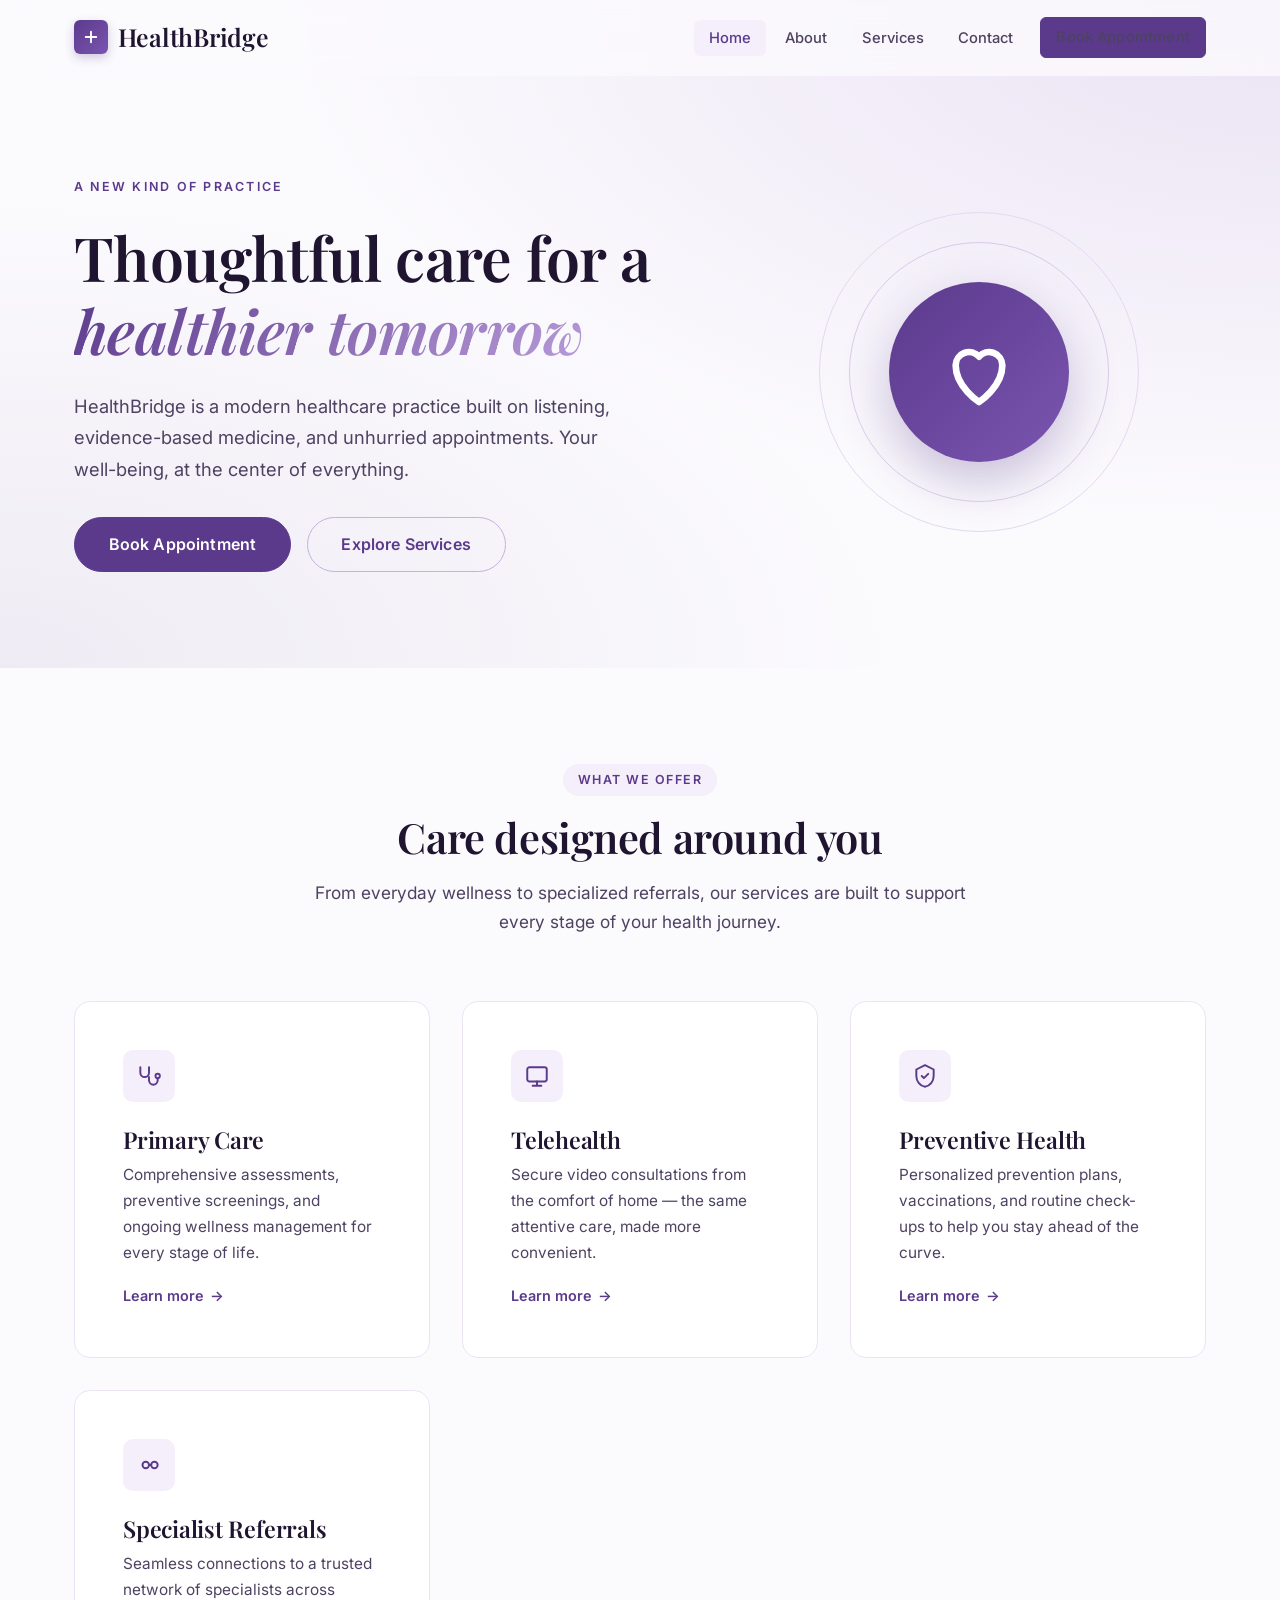
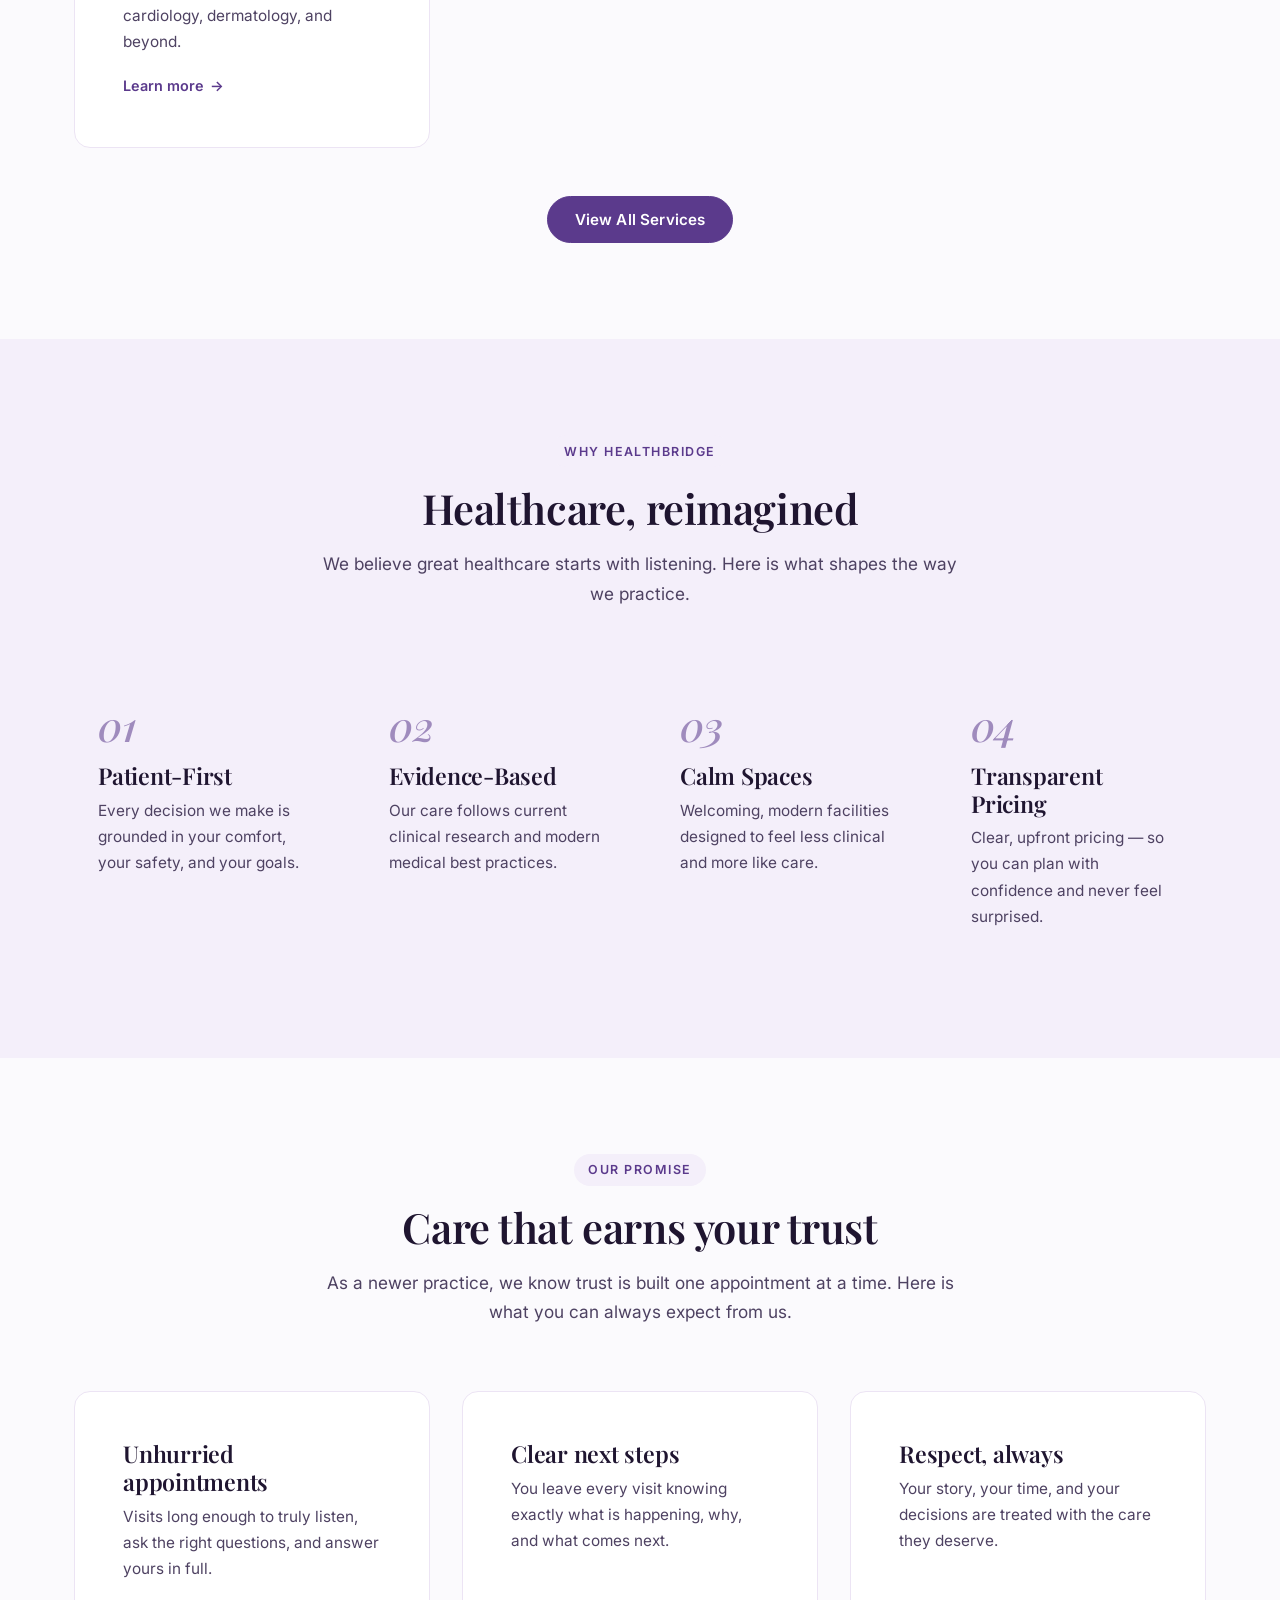
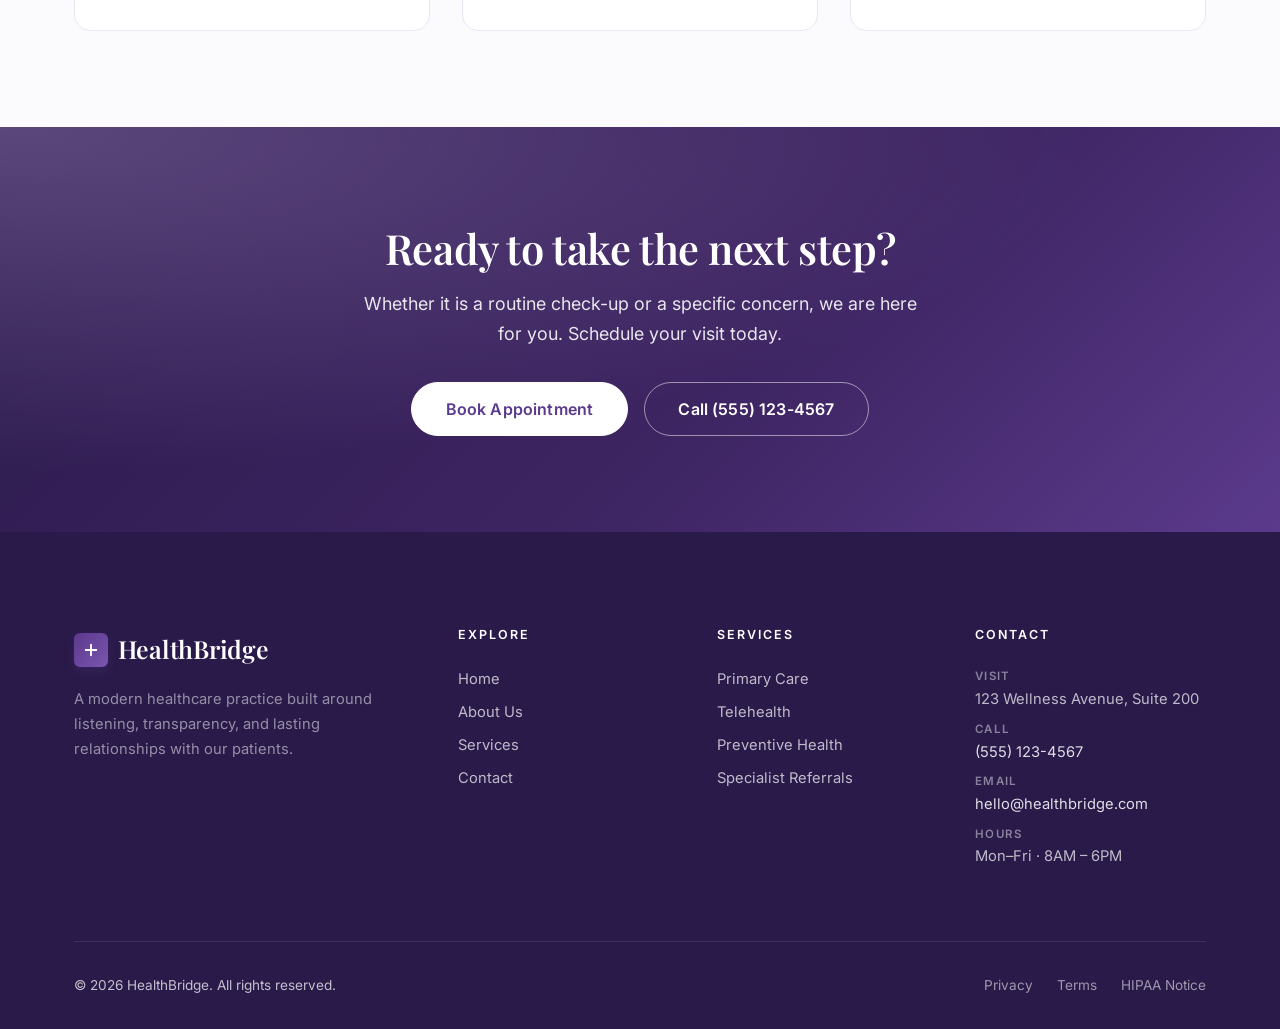
<file: index.html>
<!DOCTYPE html>
<html lang="en">
<head>
    <meta charset="UTF-8">
    <meta name="viewport" content="width=device-width, initial-scale=1.0">
    <title>HealthBridge — Compassionate, Modern Healthcare</title>
    <meta name="description" content="HealthBridge is a patient-centered healthcare practice offering primary care, telehealth, and preventive medicine — built around listening and lasting care.">
    <link rel="icon" href="data:image/svg+xml,<svg xmlns='http://www.w3.org/2000/svg' viewBox='0 0 32 32'><rect width='32' height='32' rx='8' fill='%235B3A8C'/><path d='M16 9v14M9 16h14' stroke='white' stroke-width='3' stroke-linecap='round' fill='none'/></svg>">
    <link rel="preconnect" href="https://fonts.googleapis.com">
    <link rel="preconnect" href="https://fonts.gstatic.com" crossorigin>
    <link rel="stylesheet" href="https://fonts.googleapis.com/css2?family=Inter:wght@400;500;600;700&family=Playfair+Display:ital,wght@0,500;0,600;0,700;1,500&display=swap">
    <link rel="stylesheet" href="style.css">
</head>
<body>

    <!-- Navigation -->
    <nav class="navbar" id="navbar">
        <div class="container nav-container">
            <a href="index.html" class="logo">
                <span class="logo-mark" aria-hidden="true">
                    <svg viewBox="0 0 24 24" fill="none" stroke="currentColor" stroke-width="2.5" stroke-linecap="round"><path d="M12 5v14M5 12h14"/></svg>
                </span>
                HealthBridge
            </a>
            <button class="nav-toggle" id="navToggle" aria-label="Toggle navigation">
                <span></span><span></span><span></span>
            </button>
            <ul class="nav-links" id="navLinks">
                <li><a href="index.html" class="active">Home</a></li>
                <li><a href="about.html">About</a></li>
                <li><a href="services.html">Services</a></li>
                <li><a href="contact.html">Contact</a></li>
                <li><a href="contact.html" class="btn btn-nav">Book Appointment</a></li>
            </ul>
        </div>
    </nav>

    <!-- Hero Section -->
    <section class="hero">
        <div class="container hero-content">
            <div class="hero-text">
                <span class="hero-eyebrow">A new kind of practice</span>
                <h1>Thoughtful care for a <span class="text-gradient">healthier tomorrow</span></h1>
                <p>HealthBridge is a modern healthcare practice built on listening, evidence-based medicine, and unhurried appointments. Your well-being, at the center of everything.</p>
                <div class="hero-actions">
                    <a href="contact.html" class="btn btn-primary btn-lg">Book Appointment</a>
                    <a href="services.html" class="btn btn-outline btn-lg">Explore Services</a>
                </div>
            </div>
            <div class="hero-visual">
                <div class="hero-card">
                    <div class="hero-emblem" aria-hidden="true">
                        <svg viewBox="0 0 24 24" fill="none" stroke="currentColor" stroke-width="2" stroke-linecap="round" stroke-linejoin="round">
                            <path d="M12 21s-7-4.5-7-11a4 4 0 0 1 7-2.6A4 4 0 0 1 19 10c0 6.5-7 11-7 11z"/>
                        </svg>
                    </div>
                </div>
            </div>
        </div>
    </section>

    <!-- Services Preview -->
    <section class="section" id="services-preview">
        <div class="container">
            <div class="section-header">
                <span class="section-badge">What we offer</span>
                <h2>Care designed around you</h2>
                <p>From everyday wellness to specialized referrals, our services are built to support every stage of your health journey.</p>
            </div>
            <div class="services-grid">
                <div class="service-card">
                    <div class="service-icon" aria-hidden="true">
                        <svg viewBox="0 0 24 24" fill="none" stroke="currentColor" stroke-width="1.8" stroke-linecap="round" stroke-linejoin="round">
                            <path d="M4 4v5a4 4 0 0 0 8 0V4"/><path d="M12 13v3a4 4 0 0 0 8 0v-2"/><circle cx="20" cy="12" r="2"/>
                        </svg>
                    </div>
                    <h3>Primary Care</h3>
                    <p>Comprehensive assessments, preventive screenings, and ongoing wellness management for every stage of life.</p>
                    <a href="services.html" class="service-link">Learn more <span aria-hidden="true">→</span></a>
                </div>
                <div class="service-card">
                    <div class="service-icon" aria-hidden="true">
                        <svg viewBox="0 0 24 24" fill="none" stroke="currentColor" stroke-width="1.8" stroke-linecap="round" stroke-linejoin="round">
                            <rect x="3" y="4" width="18" height="13" rx="2"/><path d="M8 21h8M12 17v4"/>
                        </svg>
                    </div>
                    <h3>Telehealth</h3>
                    <p>Secure video consultations from the comfort of home — the same attentive care, made more convenient.</p>
                    <a href="services.html" class="service-link">Learn more <span aria-hidden="true">→</span></a>
                </div>
                <div class="service-card">
                    <div class="service-icon" aria-hidden="true">
                        <svg viewBox="0 0 24 24" fill="none" stroke="currentColor" stroke-width="1.8" stroke-linecap="round" stroke-linejoin="round">
                            <path d="M12 2 4 6v6c0 5 3.5 9.4 8 10 4.5-.6 8-5 8-10V6l-8-4z"/><path d="m9 12 2 2 4-4"/>
                        </svg>
                    </div>
                    <h3>Preventive Health</h3>
                    <p>Personalized prevention plans, vaccinations, and routine check-ups to help you stay ahead of the curve.</p>
                    <a href="services.html" class="service-link">Learn more <span aria-hidden="true">→</span></a>
                </div>
                <div class="service-card">
                    <div class="service-icon" aria-hidden="true">
                        <svg viewBox="0 0 24 24" fill="none" stroke="currentColor" stroke-width="1.8" stroke-linecap="round" stroke-linejoin="round">
                            <circle cx="9" cy="12" r="3"/><circle cx="17" cy="12" r="3"/><path d="M12 12h2"/>
                        </svg>
                    </div>
                    <h3>Specialist Referrals</h3>
                    <p>Seamless connections to a trusted network of specialists across cardiology, dermatology, and beyond.</p>
                    <a href="services.html" class="service-link">Learn more <span aria-hidden="true">→</span></a>
                </div>
            </div>
            <div class="section-cta">
                <a href="services.html" class="btn btn-primary">View All Services</a>
            </div>
        </div>
    </section>

    <!-- Why Choose Us -->
    <section class="section section-alt">
        <div class="container">
            <div class="section-header">
                <span class="section-badge">Why HealthBridge</span>
                <h2>Healthcare, reimagined</h2>
                <p>We believe great healthcare starts with listening. Here is what shapes the way we practice.</p>
            </div>
            <div class="features-grid">
                <div class="feature-item">
                    <div class="feature-number">01</div>
                    <h3>Patient-First</h3>
                    <p>Every decision we make is grounded in your comfort, your safety, and your goals.</p>
                </div>
                <div class="feature-item">
                    <div class="feature-number">02</div>
                    <h3>Evidence-Based</h3>
                    <p>Our care follows current clinical research and modern medical best practices.</p>
                </div>
                <div class="feature-item">
                    <div class="feature-number">03</div>
                    <h3>Calm Spaces</h3>
                    <p>Welcoming, modern facilities designed to feel less clinical and more like care.</p>
                </div>
                <div class="feature-item">
                    <div class="feature-number">04</div>
                    <h3>Transparent Pricing</h3>
                    <p>Clear, upfront pricing — so you can plan with confidence and never feel surprised.</p>
                </div>
            </div>
        </div>
    </section>

    <!-- Our Promise -->
    <section class="section">
        <div class="container">
            <div class="section-header">
                <span class="section-badge">Our promise</span>
                <h2>Care that earns your trust</h2>
                <p>As a newer practice, we know trust is built one appointment at a time. Here is what you can always expect from us.</p>
            </div>
            <div class="promise-grid">
                <div class="promise-card">
                    <h3>Unhurried appointments</h3>
                    <p>Visits long enough to truly listen, ask the right questions, and answer yours in full.</p>
                </div>
                <div class="promise-card">
                    <h3>Clear next steps</h3>
                    <p>You leave every visit knowing exactly what is happening, why, and what comes next.</p>
                </div>
                <div class="promise-card">
                    <h3>Respect, always</h3>
                    <p>Your story, your time, and your decisions are treated with the care they deserve.</p>
                </div>
            </div>
        </div>
    </section>

    <!-- CTA Section -->
    <section class="cta-section">
        <div class="container cta-content">
            <h2>Ready to take the next step?</h2>
            <p>Whether it is a routine check-up or a specific concern, we are here for you. Schedule your visit today.</p>
            <div class="cta-actions">
                <a href="contact.html" class="btn btn-white btn-lg">Book Appointment</a>
                <a href="tel:+15551234567" class="btn btn-outline-white btn-lg">Call (555) 123-4567</a>
            </div>
        </div>
    </section>

    <!-- Footer -->
    <footer class="footer">
        <div class="container">
            <div class="footer-grid">
                <div class="footer-brand">
                    <a href="index.html" class="logo">
                        <span class="logo-mark" aria-hidden="true">
                            <svg viewBox="0 0 24 24" fill="none" stroke="currentColor" stroke-width="2.5" stroke-linecap="round"><path d="M12 5v14M5 12h14"/></svg>
                        </span>
                        HealthBridge
                    </a>
                    <p>A modern healthcare practice built around listening, transparency, and lasting relationships with our patients.</p>
                </div>
                <div class="footer-links">
                    <h4>Explore</h4>
                    <ul>
                        <li><a href="index.html">Home</a></li>
                        <li><a href="about.html">About Us</a></li>
                        <li><a href="services.html">Services</a></li>
                        <li><a href="contact.html">Contact</a></li>
                    </ul>
                </div>
                <div class="footer-links">
                    <h4>Services</h4>
                    <ul>
                        <li><a href="services.html">Primary Care</a></li>
                        <li><a href="services.html">Telehealth</a></li>
                        <li><a href="services.html">Preventive Health</a></li>
                        <li><a href="services.html">Specialist Referrals</a></li>
                    </ul>
                </div>
                <div class="footer-contact">
                    <h4>Contact</h4>
                    <ul>
                        <li>
                            <span class="label">Visit</span>
                            123 Wellness Avenue, Suite 200
                        </li>
                        <li>
                            <span class="label">Call</span>
                            <a href="tel:+15551234567">(555) 123-4567</a>
                        </li>
                        <li>
                            <span class="label">Email</span>
                            <a href="mailto:hello@healthbridge.com">hello@healthbridge.com</a>
                        </li>
                        <li>
                            <span class="label">Hours</span>
                            Mon–Fri · 8AM – 6PM
                        </li>
                    </ul>
                </div>
            </div>
            <div class="footer-bottom">
                <p>&copy; 2026 HealthBridge. All rights reserved.</p>
                <div class="footer-legal">
                    <a href="#">Privacy</a>
                    <a href="#">Terms</a>
                    <a href="#">HIPAA Notice</a>
                </div>
            </div>
        </div>
    </footer>

    <script src="script.js"></script>
</body>
</html>
</file>
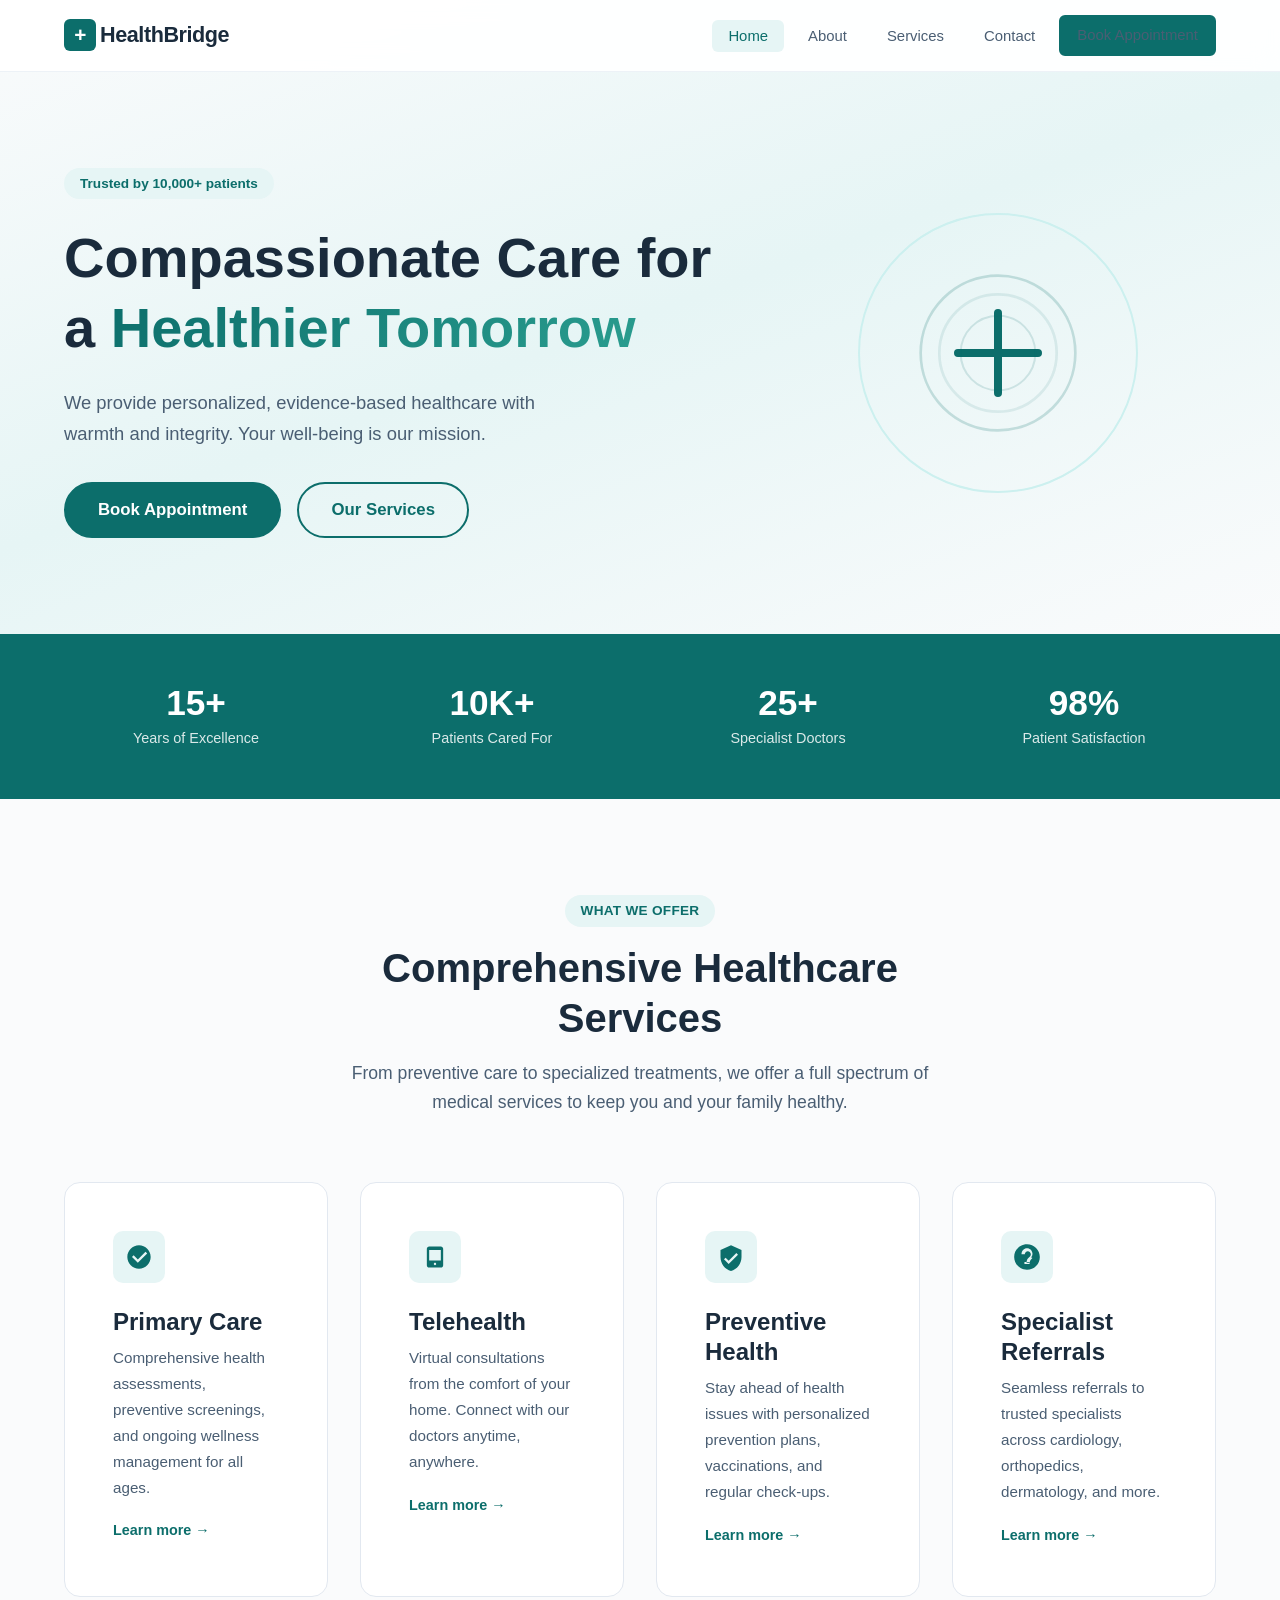
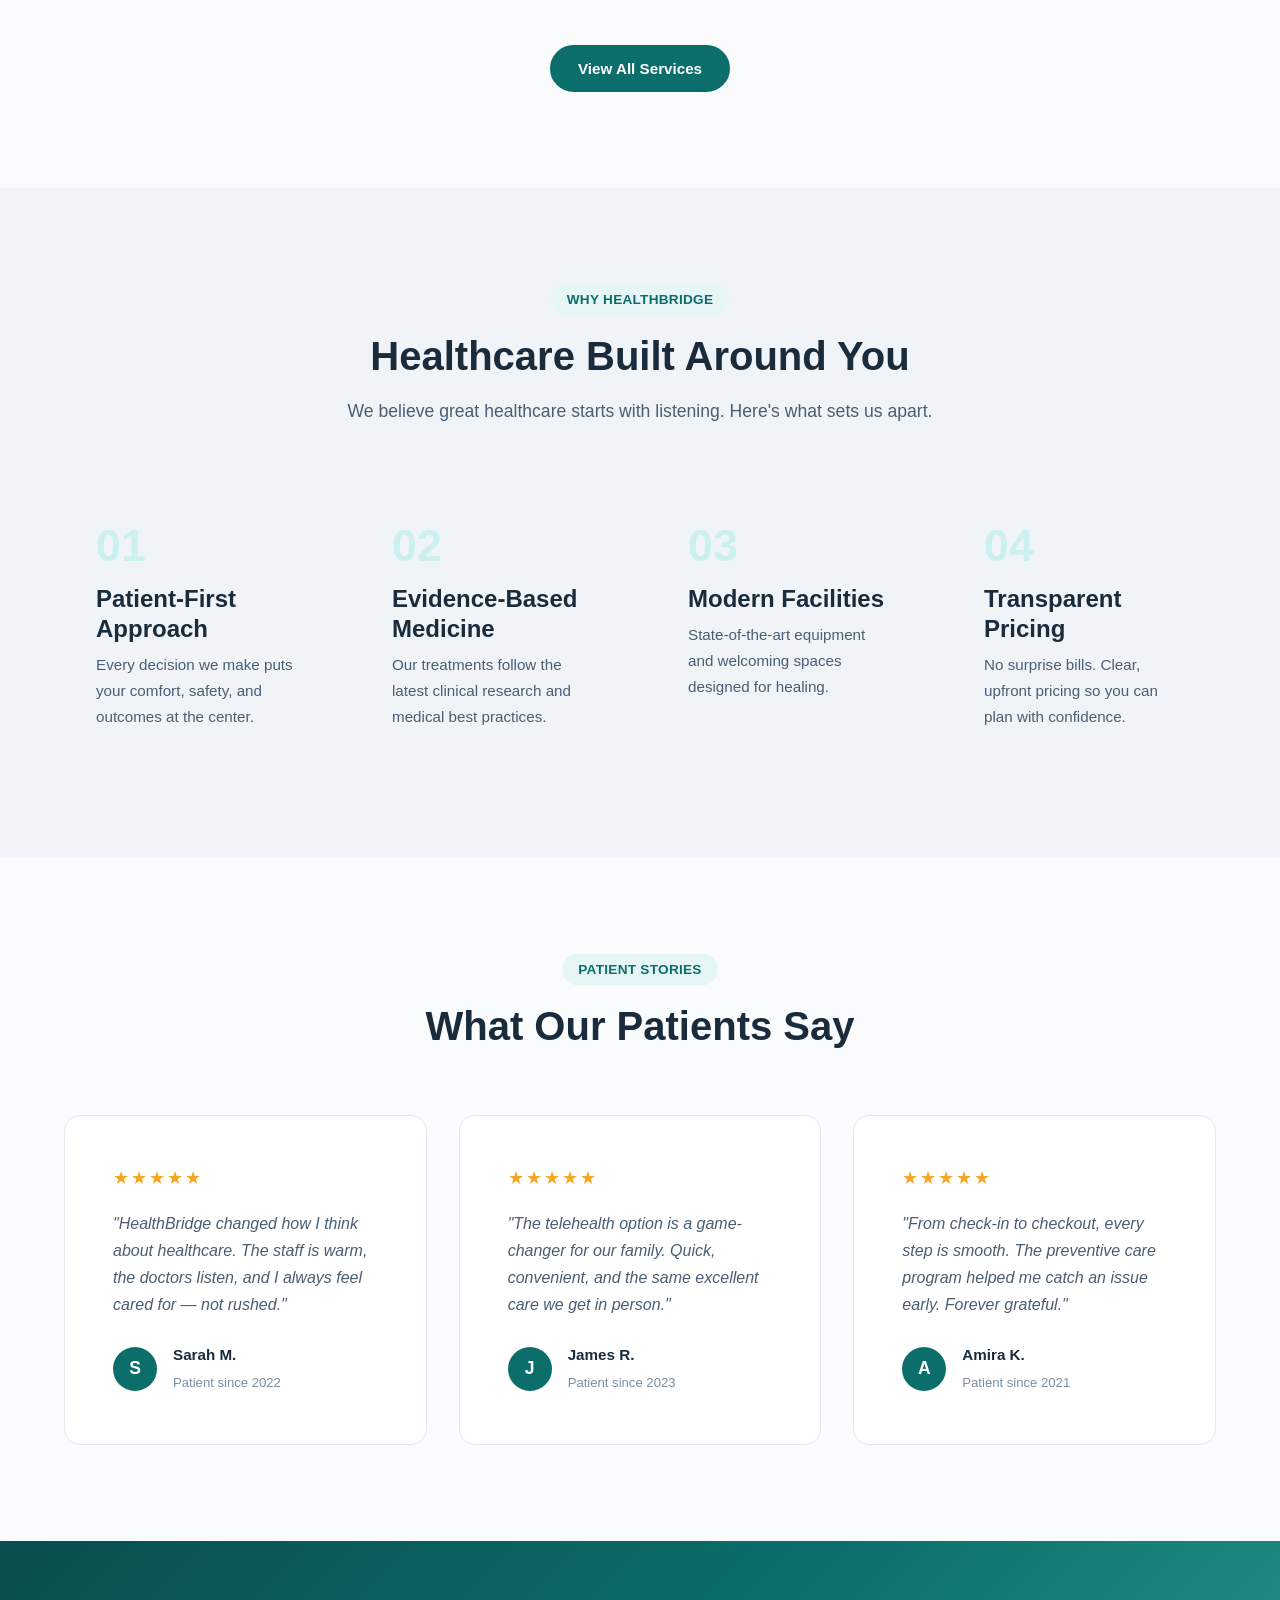
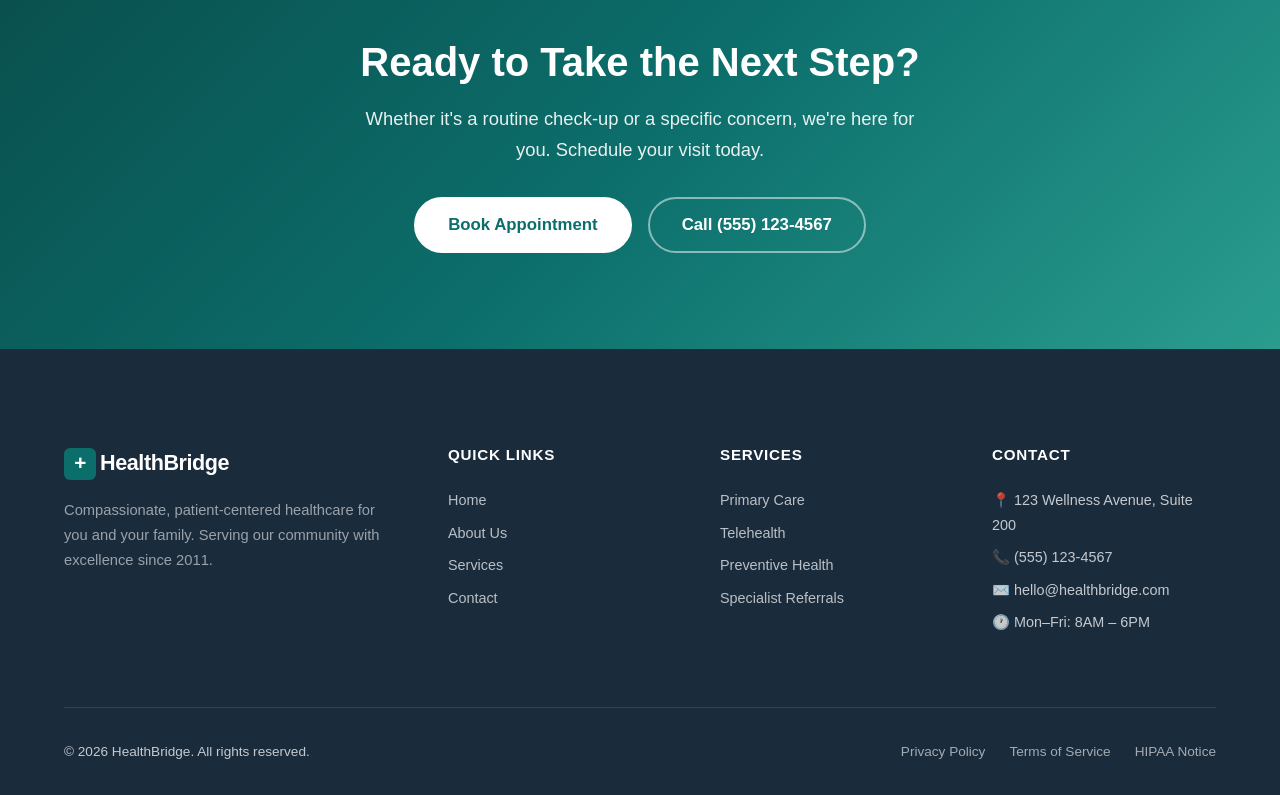
<file: website_health/index.html>
<!DOCTYPE html>
<html lang="en">
<head>
    <meta charset="UTF-8">
    <meta name="viewport" content="width=device-width, initial-scale=1.0">
    <title>HealthBridge — Your Trusted Healthcare Partner</title>
    <meta name="description" content="HealthBridge provides compassionate, patient-centered healthcare services. Explore our services, meet our team, and take the first step toward better health.">
    <link rel="stylesheet" href="style.css">
    <!-- Favicons (replace with your own) -->
    <link rel="icon" href="data:image/svg+xml,<svg xmlns='http://www.w3.org/2000/svg' viewBox='0 0 100 100'><text y='.9em' font-size='90'>🏥</text></svg>">
</head>
<body>

    <!-- Navigation -->
    <nav class="navbar" id="navbar">
        <div class="container nav-container">
            <a href="index.html" class="logo">
                <span class="logo-icon">+</span> HealthBridge
            </a>
            <button class="nav-toggle" id="navToggle" aria-label="Toggle navigation">
                <span></span><span></span><span></span>
            </button>
            <ul class="nav-links" id="navLinks">
                <li><a href="index.html" class="active">Home</a></li>
                <li><a href="about.html">About</a></li>
                <li><a href="services.html">Services</a></li>
                <li><a href="contact.html">Contact</a></li>
                <li><a href="contact.html" class="btn btn-nav">Book Appointment</a></li>
            </ul>
        </div>
    </nav>

    <!-- Hero Section -->
    <section class="hero">
        <div class="container hero-content">
            <div class="hero-text">
                <span class="hero-badge">Trusted by 10,000+ patients</span>
                <h1>Compassionate Care for a <span class="text-gradient">Healthier Tomorrow</span></h1>
                <p>We provide personalized, evidence-based healthcare with warmth and integrity. Your well-being is our mission.</p>
                <div class="hero-actions">
                    <a href="contact.html" class="btn btn-primary btn-lg">Book Appointment</a>
                    <a href="services.html" class="btn btn-outline btn-lg">Our Services</a>
                </div>
            </div>
            <div class="hero-visual">
                <div class="hero-card">
                    <div class="pulse-ring"></div>
                    <svg class="hero-icon" viewBox="0 0 120 120" fill="none" xmlns="http://www.w3.org/2000/svg">
                        <circle cx="60" cy="60" r="58" stroke="currentColor" stroke-width="2" opacity="0.2"/>
                        <circle cx="60" cy="60" r="44" stroke="currentColor" stroke-width="2" opacity="0.1"/>
                        <path d="M60 30 L60 90 M30 60 L90 60" stroke="currentColor" stroke-width="6" stroke-linecap="round"/>
                        <circle cx="60" cy="60" r="28" stroke="currentColor" stroke-width="1.5" opacity="0.15"/>
                    </svg>
                </div>
            </div>
        </div>
    </section>

    <!-- Stats Bar -->
    <section class="stats">
        <div class="container stats-grid">
            <div class="stat-item">
                <span class="stat-number">15+</span>
                <span class="stat-label">Years of Excellence</span>
            </div>
            <div class="stat-item">
                <span class="stat-number">10K+</span>
                <span class="stat-label">Patients Cared For</span>
            </div>
            <div class="stat-item">
                <span class="stat-number">25+</span>
                <span class="stat-label">Specialist Doctors</span>
            </div>
            <div class="stat-item">
                <span class="stat-number">98%</span>
                <span class="stat-label">Patient Satisfaction</span>
            </div>
        </div>
    </section>

    <!-- Services Preview -->
    <section class="section" id="services-preview">
        <div class="container">
            <div class="section-header">
                <span class="section-badge">What We Offer</span>
                <h2>Comprehensive Healthcare Services</h2>
                <p>From preventive care to specialized treatments, we offer a full spectrum of medical services to keep you and your family healthy.</p>
            </div>
            <div class="services-grid">
                <div class="service-card">
                    <div class="service-icon">
                        <svg viewBox="0 0 48 48" fill="none"><path d="M24 4C12.96 4 4 12.96 4 24s8.96 20 20 20 20-8.96 20-20S35.04 4 24 4zm-2 30l-10-10 2.82-2.82L22 28.34l13.18-13.16L38 18 22 34z" fill="currentColor"/></svg>
                    </div>
                    <h3>Primary Care</h3>
                    <p>Comprehensive health assessments, preventive screenings, and ongoing wellness management for all ages.</p>
                    <a href="services.html" class="service-link">Learn more →</a>
                </div>
                <div class="service-card">
                    <div class="service-icon">
                        <svg viewBox="0 0 48 48" fill="none"><path d="M34 6H14c-2.2 0-4 1.8-4 4v28c0 2.2 1.8 4 4 4h20c2.2 0 4-1.8 4-4V10c0-2.2-1.8-4-4-4zM24 38c-1.1 0-2-.9-2-2s.9-2 2-2 2 .9 2 2-.9 2-2 2zm10-8H14V12h20v18z" fill="currentColor"/></svg>
                    </div>
                    <h3>Telehealth</h3>
                    <p>Virtual consultations from the comfort of your home. Connect with our doctors anytime, anywhere.</p>
                    <a href="services.html" class="service-link">Learn more →</a>
                </div>
                <div class="service-card">
                    <div class="service-icon">
                        <svg viewBox="0 0 48 48" fill="none"><path d="M24 4l-18 8v12c0 11.1 7.68 21.48 18 24 10.32-2.52 18-12.9 18-24V12L24 4zm-4 32l-8-8 2.82-2.82L20 30.34l13.18-13.16L36 20 20 36z" fill="currentColor"/></svg>
                    </div>
                    <h3>Preventive Health</h3>
                    <p>Stay ahead of health issues with personalized prevention plans, vaccinations, and regular check-ups.</p>
                    <a href="services.html" class="service-link">Learn more →</a>
                </div>
                <div class="service-card">
                    <div class="service-icon">
                        <svg viewBox="0 0 48 48" fill="none"><path d="M24 2C11.85 2 2 11.85 2 24s9.85 22 22 22 22-9.85 22-22S36.15 2 24 2zm4.4 34H19.6v-3.6h8.8V36zm4.86-10.26l-1.98 2.04c-1.6 1.62-2.48 2.96-2.48 6.22h-5.6c0-4.18 1.56-6.56 3.16-8.18l2.72-2.78c.94-.96 1.52-2.3 1.52-3.76 0-2.92-2.34-5.28-5.2-5.28s-5.2 2.36-5.2 5.28h-5.6C14.6 13.04 18.82 8.8 24 8.8s9.4 4.24 9.4 9.48c0 2.64-1.06 5.02-2.8 6.78l1.66-.32z" fill="currentColor"/></svg>
                    </div>
                    <h3>Specialist Referrals</h3>
                    <p>Seamless referrals to trusted specialists across cardiology, orthopedics, dermatology, and more.</p>
                    <a href="services.html" class="service-link">Learn more →</a>
                </div>
            </div>
            <div class="section-cta">
                <a href="services.html" class="btn btn-primary">View All Services</a>
            </div>
        </div>
    </section>

    <!-- Why Choose Us -->
    <section class="section section-alt">
        <div class="container">
            <div class="section-header">
                <span class="section-badge">Why HealthBridge</span>
                <h2>Healthcare Built Around You</h2>
                <p>We believe great healthcare starts with listening. Here's what sets us apart.</p>
            </div>
            <div class="features-grid">
                <div class="feature-item">
                    <div class="feature-number">01</div>
                    <h3>Patient-First Approach</h3>
                    <p>Every decision we make puts your comfort, safety, and outcomes at the center.</p>
                </div>
                <div class="feature-item">
                    <div class="feature-number">02</div>
                    <h3>Evidence-Based Medicine</h3>
                    <p>Our treatments follow the latest clinical research and medical best practices.</p>
                </div>
                <div class="feature-item">
                    <div class="feature-number">03</div>
                    <h3>Modern Facilities</h3>
                    <p>State-of-the-art equipment and welcoming spaces designed for healing.</p>
                </div>
                <div class="feature-item">
                    <div class="feature-number">04</div>
                    <h3>Transparent Pricing</h3>
                    <p>No surprise bills. Clear, upfront pricing so you can plan with confidence.</p>
                </div>
            </div>
        </div>
    </section>

    <!-- Testimonials -->
    <section class="section">
        <div class="container">
            <div class="section-header">
                <span class="section-badge">Patient Stories</span>
                <h2>What Our Patients Say</h2>
            </div>
            <div class="testimonials-grid">
                <div class="testimonial-card">
                    <div class="testimonial-stars">★★★★★</div>
                    <blockquote>"HealthBridge changed how I think about healthcare. The staff is warm, the doctors listen, and I always feel cared for — not rushed."</blockquote>
                    <div class="testimonial-author">
                        <div class="author-avatar">S</div>
                        <div>
                            <strong>Sarah M.</strong>
                            <span>Patient since 2022</span>
                        </div>
                    </div>
                </div>
                <div class="testimonial-card">
                    <div class="testimonial-stars">★★★★★</div>
                    <blockquote>"The telehealth option is a game-changer for our family. Quick, convenient, and the same excellent care we get in person."</blockquote>
                    <div class="testimonial-author">
                        <div class="author-avatar">J</div>
                        <div>
                            <strong>James R.</strong>
                            <span>Patient since 2023</span>
                        </div>
                    </div>
                </div>
                <div class="testimonial-card">
                    <div class="testimonial-stars">★★★★★</div>
                    <blockquote>"From check-in to checkout, every step is smooth. The preventive care program helped me catch an issue early. Forever grateful."</blockquote>
                    <div class="testimonial-author">
                        <div class="author-avatar">A</div>
                        <div>
                            <strong>Amira K.</strong>
                            <span>Patient since 2021</span>
                        </div>
                    </div>
                </div>
            </div>
        </div>
    </section>

    <!-- CTA Section -->
    <section class="cta-section">
        <div class="container cta-content">
            <h2>Ready to Take the Next Step?</h2>
            <p>Whether it's a routine check-up or a specific concern, we're here for you. Schedule your visit today.</p>
            <div class="cta-actions">
                <a href="contact.html" class="btn btn-white btn-lg">Book Appointment</a>
                <a href="tel:+15551234567" class="btn btn-outline-white btn-lg">Call (555) 123-4567</a>
            </div>
        </div>
    </section>

    <!-- Footer -->
    <footer class="footer">
        <div class="container">
            <div class="footer-grid">
                <div class="footer-brand">
                    <a href="index.html" class="logo">
                        <span class="logo-icon">+</span> HealthBridge
                    </a>
                    <p>Compassionate, patient-centered healthcare for you and your family. Serving our community with excellence since 2011.</p>
                </div>
                <div class="footer-links">
                    <h4>Quick Links</h4>
                    <ul>
                        <li><a href="index.html">Home</a></li>
                        <li><a href="about.html">About Us</a></li>
                        <li><a href="services.html">Services</a></li>
                        <li><a href="contact.html">Contact</a></li>
                    </ul>
                </div>
                <div class="footer-links">
                    <h4>Services</h4>
                    <ul>
                        <li><a href="services.html">Primary Care</a></li>
                        <li><a href="services.html">Telehealth</a></li>
                        <li><a href="services.html">Preventive Health</a></li>
                        <li><a href="services.html">Specialist Referrals</a></li>
                    </ul>
                </div>
                <div class="footer-contact">
                    <h4>Contact</h4>
                    <ul>
                        <li>📍 123 Wellness Avenue, Suite 200</li>
                        <li>📞 (555) 123-4567</li>
                        <li>✉️ hello@healthbridge.com</li>
                        <li>🕐 Mon–Fri: 8AM – 6PM</li>
                    </ul>
                </div>
            </div>
            <div class="footer-bottom">
                <p>&copy; 2026 HealthBridge. All rights reserved.</p>
                <div class="footer-legal">
                    <a href="#">Privacy Policy</a>
                    <a href="#">Terms of Service</a>
                    <a href="#">HIPAA Notice</a>
                </div>
            </div>
        </div>
    </footer>

    <script src="script.js"></script>
</body>
</html>
</file>
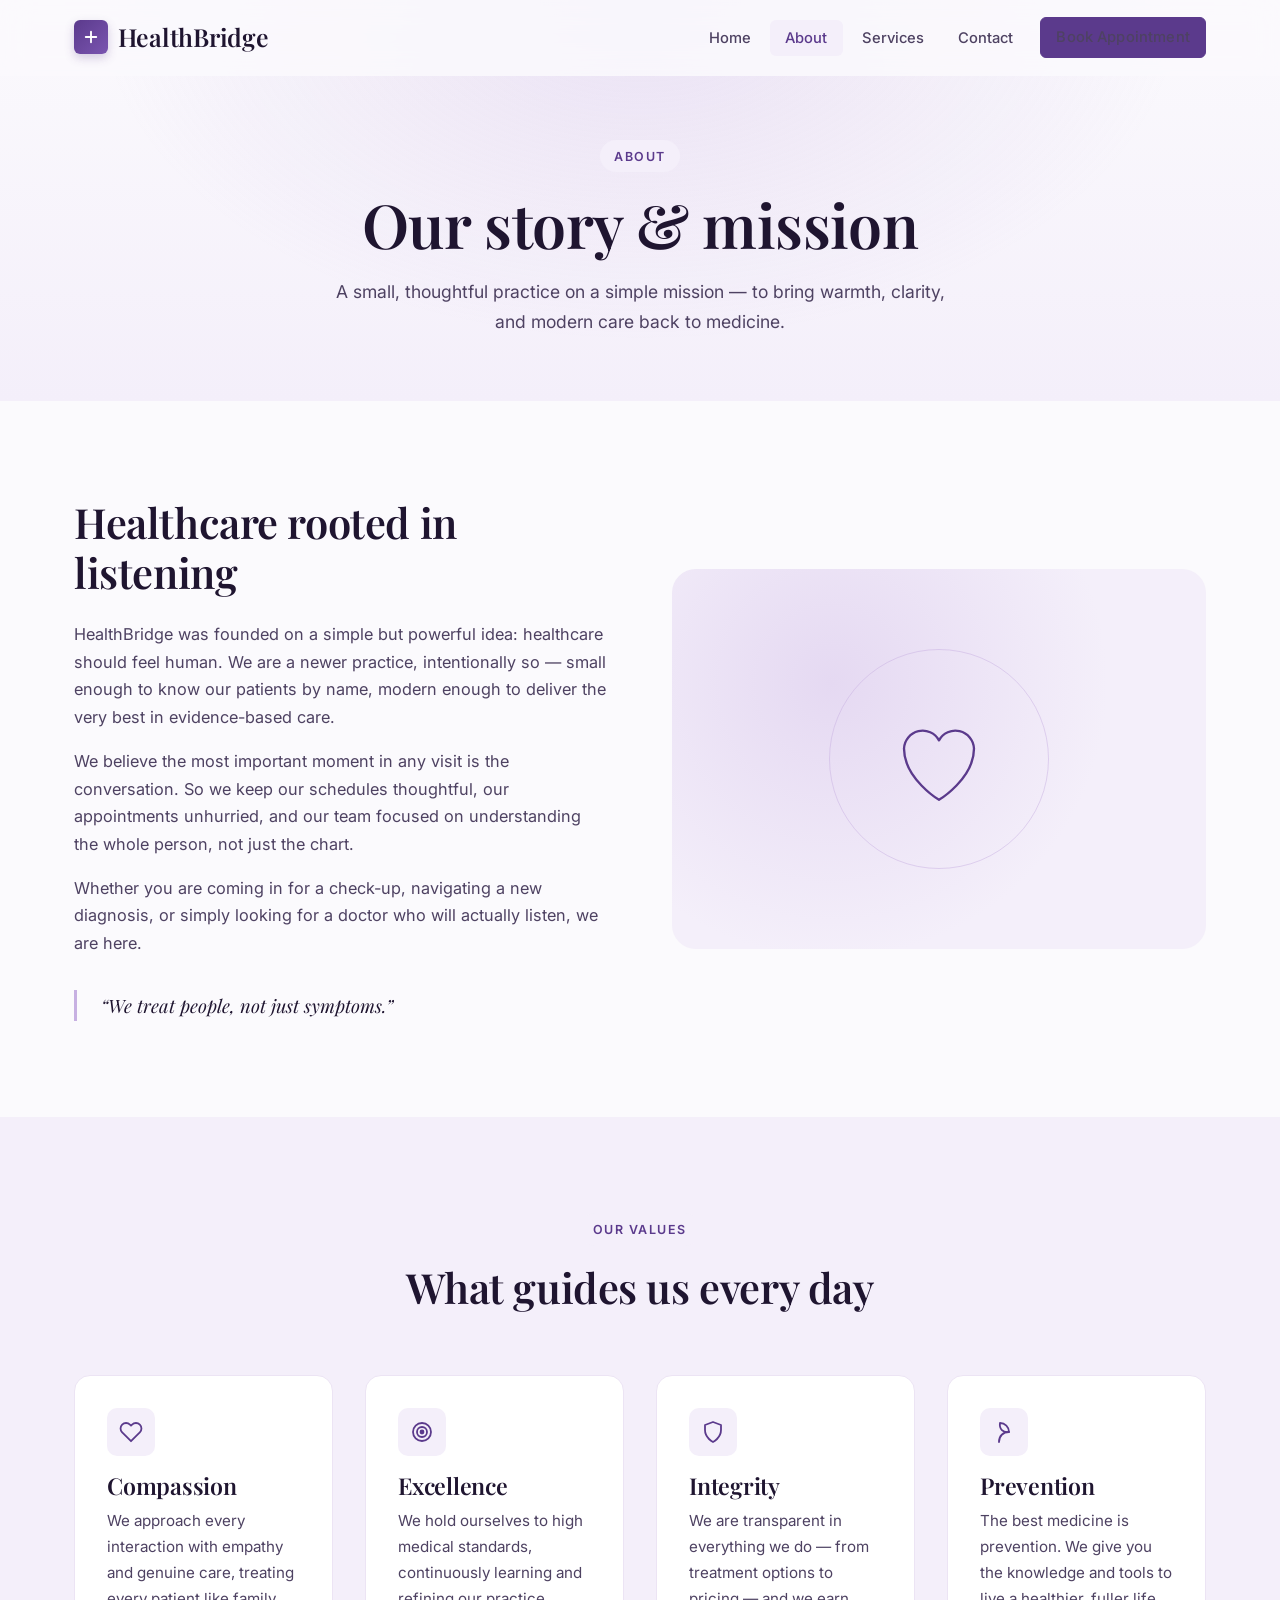
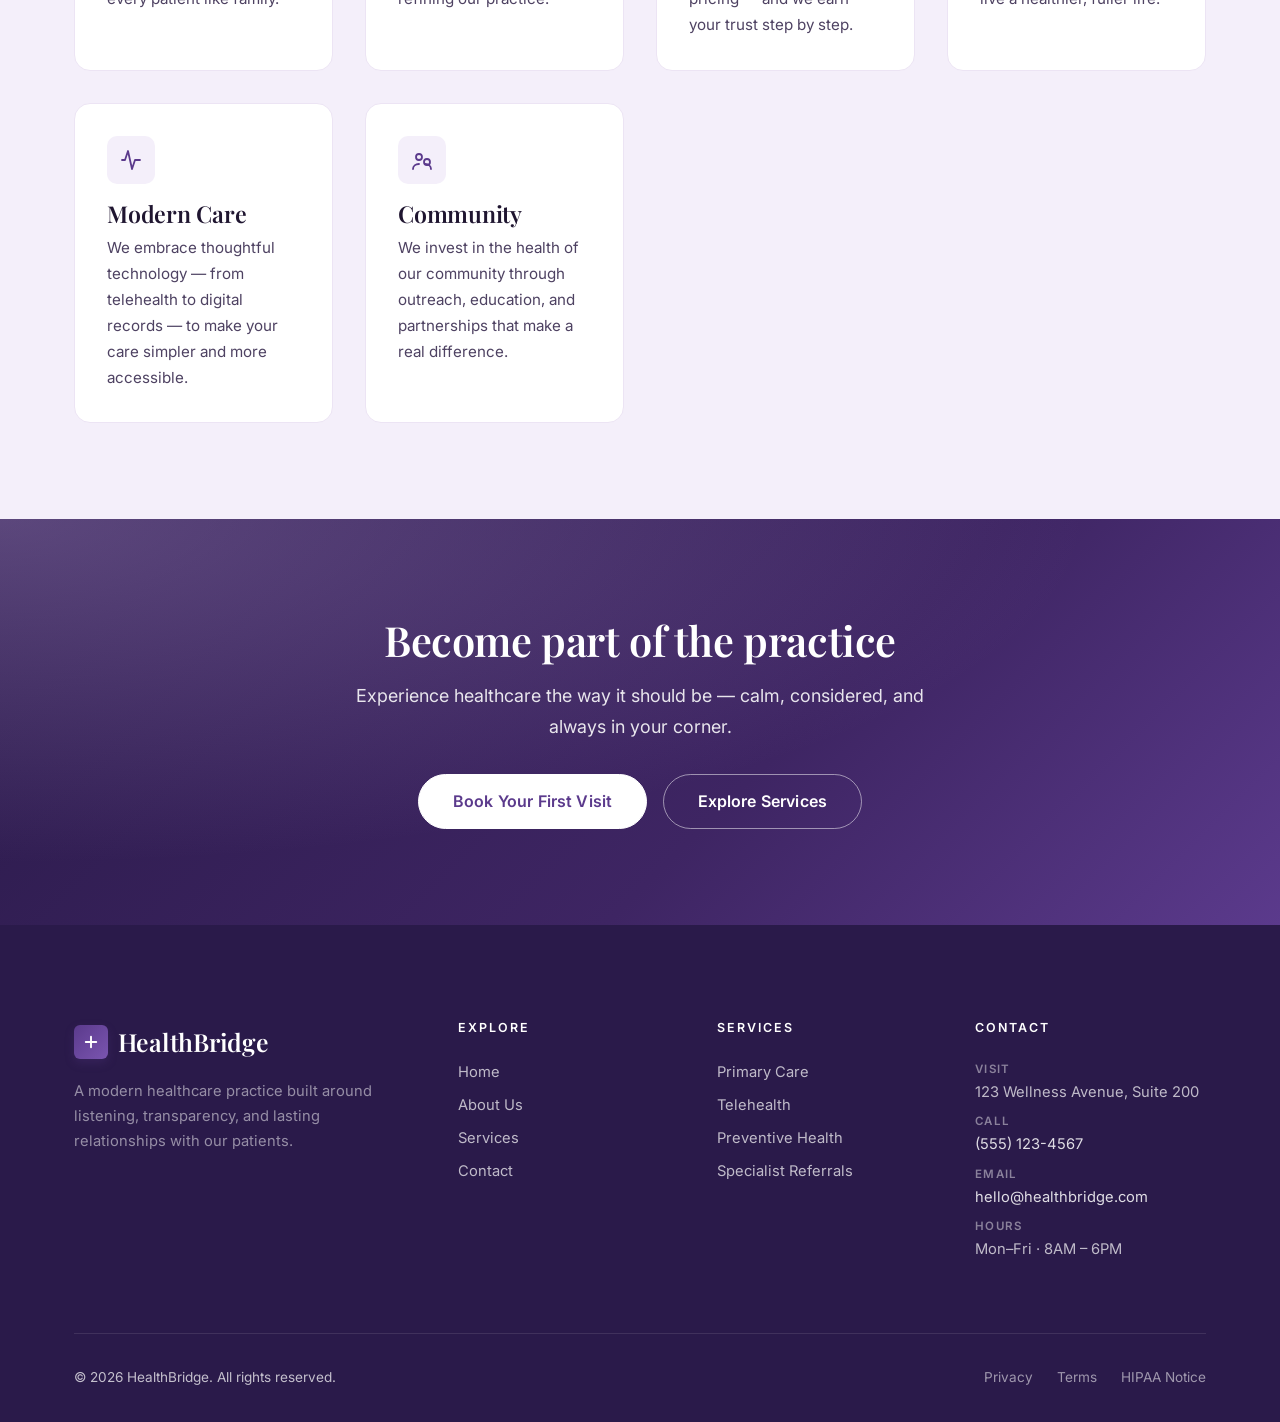
<file: about.html>
<!DOCTYPE html>
<html lang="en">
<head>
    <meta charset="UTF-8">
    <meta name="viewport" content="width=device-width, initial-scale=1.0">
    <title>About — HealthBridge</title>
    <meta name="description" content="Learn about HealthBridge — a new healthcare practice built on listening, evidence-based medicine, and unhurried care.">
    <link rel="icon" href="data:image/svg+xml,<svg xmlns='http://www.w3.org/2000/svg' viewBox='0 0 32 32'><rect width='32' height='32' rx='8' fill='%235B3A8C'/><path d='M16 9v14M9 16h14' stroke='white' stroke-width='3' stroke-linecap='round' fill='none'/></svg>">
    <link rel="preconnect" href="https://fonts.googleapis.com">
    <link rel="preconnect" href="https://fonts.gstatic.com" crossorigin>
    <link rel="stylesheet" href="https://fonts.googleapis.com/css2?family=Inter:wght@400;500;600;700&family=Playfair+Display:ital,wght@0,500;0,600;0,700;1,500&display=swap">
    <link rel="stylesheet" href="style.css">
</head>
<body>

    <!-- Navigation -->
    <nav class="navbar" id="navbar">
        <div class="container nav-container">
            <a href="index.html" class="logo">
                <span class="logo-mark" aria-hidden="true">
                    <svg viewBox="0 0 24 24" fill="none" stroke="currentColor" stroke-width="2.5" stroke-linecap="round"><path d="M12 5v14M5 12h14"/></svg>
                </span>
                HealthBridge
            </a>
            <button class="nav-toggle" id="navToggle" aria-label="Toggle navigation">
                <span></span><span></span><span></span>
            </button>
            <ul class="nav-links" id="navLinks">
                <li><a href="index.html">Home</a></li>
                <li><a href="about.html" class="active">About</a></li>
                <li><a href="services.html">Services</a></li>
                <li><a href="contact.html">Contact</a></li>
                <li><a href="contact.html" class="btn btn-nav">Book Appointment</a></li>
            </ul>
        </div>
    </nav>

    <!-- Page Hero -->
    <section class="page-hero">
        <div class="container">
            <span class="section-badge">About</span>
            <h1>Our story &amp; mission</h1>
            <p>A small, thoughtful practice on a simple mission — to bring warmth, clarity, and modern care back to medicine.</p>
        </div>
    </section>

    <!-- About Content -->
    <section class="section">
        <div class="container about-grid">
            <div class="about-text">
                <h2>Healthcare rooted in listening</h2>
                <p>HealthBridge was founded on a simple but powerful idea: healthcare should feel human. We are a newer practice, intentionally so — small enough to know our patients by name, modern enough to deliver the very best in evidence-based care.</p>
                <p>We believe the most important moment in any visit is the conversation. So we keep our schedules thoughtful, our appointments unhurried, and our team focused on understanding the whole person, not just the chart.</p>
                <p>Whether you are coming in for a check-up, navigating a new diagnosis, or simply looking for a doctor who will actually listen, we are here.</p>
                <blockquote class="about-quote">
                    “We treat people, not just symptoms.”
                </blockquote>
            </div>
            <div class="about-visual" aria-hidden="true">
                <svg viewBox="0 0 120 120" fill="none" stroke="currentColor" stroke-width="2" stroke-linecap="round" stroke-linejoin="round">
                    <path d="M60 95s-30-18-30-44a16 16 0 0 1 30-7 16 16 0 0 1 30 7c0 26-30 44-30 44z"/>
                </svg>
            </div>
        </div>
    </section>

    <!-- Values -->
    <section class="section section-alt">
        <div class="container">
            <div class="section-header">
                <span class="section-badge">Our values</span>
                <h2>What guides us every day</h2>
            </div>
            <div class="values-grid">
                <div class="value-card">
                    <div class="value-icon" aria-hidden="true">
                        <svg viewBox="0 0 24 24" fill="none" stroke="currentColor" stroke-width="1.8" stroke-linecap="round" stroke-linejoin="round">
                            <path d="M20.84 4.61a5.5 5.5 0 0 0-7.78 0L12 5.67l-1.06-1.06a5.5 5.5 0 0 0-7.78 7.78l1.06 1.06L12 21.23l7.78-7.78 1.06-1.06a5.5 5.5 0 0 0 0-7.78z"/>
                        </svg>
                    </div>
                    <h3>Compassion</h3>
                    <p>We approach every interaction with empathy and genuine care, treating every patient like family.</p>
                </div>
                <div class="value-card">
                    <div class="value-icon" aria-hidden="true">
                        <svg viewBox="0 0 24 24" fill="none" stroke="currentColor" stroke-width="1.8" stroke-linecap="round" stroke-linejoin="round">
                            <circle cx="12" cy="12" r="9"/><circle cx="12" cy="12" r="5"/><circle cx="12" cy="12" r="1.5" fill="currentColor"/>
                        </svg>
                    </div>
                    <h3>Excellence</h3>
                    <p>We hold ourselves to high medical standards, continuously learning and refining our practice.</p>
                </div>
                <div class="value-card">
                    <div class="value-icon" aria-hidden="true">
                        <svg viewBox="0 0 24 24" fill="none" stroke="currentColor" stroke-width="1.8" stroke-linecap="round" stroke-linejoin="round">
                            <path d="M12 22s8-4 8-12V5l-8-3-8 3v5c0 8 8 12 8 12z"/>
                        </svg>
                    </div>
                    <h3>Integrity</h3>
                    <p>We are transparent in everything we do — from treatment options to pricing — and we earn your trust step by step.</p>
                </div>
                <div class="value-card">
                    <div class="value-icon" aria-hidden="true">
                        <svg viewBox="0 0 24 24" fill="none" stroke="currentColor" stroke-width="1.8" stroke-linecap="round" stroke-linejoin="round">
                            <path d="M7 22c0-6 4-10 10-10"/><path d="M17 12c0-5-4-9-9-9-1 6 3 10 9 9z"/>
                        </svg>
                    </div>
                    <h3>Prevention</h3>
                    <p>The best medicine is prevention. We give you the knowledge and tools to live a healthier, fuller life.</p>
                </div>
                <div class="value-card">
                    <div class="value-icon" aria-hidden="true">
                        <svg viewBox="0 0 24 24" fill="none" stroke="currentColor" stroke-width="1.8" stroke-linecap="round" stroke-linejoin="round">
                            <path d="M3 12h3l3-9 4 18 3-9h5"/>
                        </svg>
                    </div>
                    <h3>Modern Care</h3>
                    <p>We embrace thoughtful technology — from telehealth to digital records — to make your care simpler and more accessible.</p>
                </div>
                <div class="value-card">
                    <div class="value-icon" aria-hidden="true">
                        <svg viewBox="0 0 24 24" fill="none" stroke="currentColor" stroke-width="1.8" stroke-linecap="round" stroke-linejoin="round">
                            <circle cx="9" cy="9" r="3"/><circle cx="17" cy="14" r="3"/><path d="M3 21c0-3 2.5-5 6-5M21 21c0-3-2.5-5-6-5"/>
                        </svg>
                    </div>
                    <h3>Community</h3>
                    <p>We invest in the health of our community through outreach, education, and partnerships that make a real difference.</p>
                </div>
            </div>
        </div>
    </section>

    <!-- CTA Section -->
    <section class="cta-section">
        <div class="container cta-content">
            <h2>Become part of the practice</h2>
            <p>Experience healthcare the way it should be — calm, considered, and always in your corner.</p>
            <div class="cta-actions">
                <a href="contact.html" class="btn btn-white btn-lg">Book Your First Visit</a>
                <a href="services.html" class="btn btn-outline-white btn-lg">Explore Services</a>
            </div>
        </div>
    </section>

    <!-- Footer -->
    <footer class="footer">
        <div class="container">
            <div class="footer-grid">
                <div class="footer-brand">
                    <a href="index.html" class="logo">
                        <span class="logo-mark" aria-hidden="true">
                            <svg viewBox="0 0 24 24" fill="none" stroke="currentColor" stroke-width="2.5" stroke-linecap="round"><path d="M12 5v14M5 12h14"/></svg>
                        </span>
                        HealthBridge
                    </a>
                    <p>A modern healthcare practice built around listening, transparency, and lasting relationships with our patients.</p>
                </div>
                <div class="footer-links">
                    <h4>Explore</h4>
                    <ul>
                        <li><a href="index.html">Home</a></li>
                        <li><a href="about.html">About Us</a></li>
                        <li><a href="services.html">Services</a></li>
                        <li><a href="contact.html">Contact</a></li>
                    </ul>
                </div>
                <div class="footer-links">
                    <h4>Services</h4>
                    <ul>
                        <li><a href="services.html">Primary Care</a></li>
                        <li><a href="services.html">Telehealth</a></li>
                        <li><a href="services.html">Preventive Health</a></li>
                        <li><a href="services.html">Specialist Referrals</a></li>
                    </ul>
                </div>
                <div class="footer-contact">
                    <h4>Contact</h4>
                    <ul>
                        <li>
                            <span class="label">Visit</span>
                            123 Wellness Avenue, Suite 200
                        </li>
                        <li>
                            <span class="label">Call</span>
                            <a href="tel:+15551234567">(555) 123-4567</a>
                        </li>
                        <li>
                            <span class="label">Email</span>
                            <a href="mailto:hello@healthbridge.com">hello@healthbridge.com</a>
                        </li>
                        <li>
                            <span class="label">Hours</span>
                            Mon–Fri · 8AM – 6PM
                        </li>
                    </ul>
                </div>
            </div>
            <div class="footer-bottom">
                <p>&copy; 2026 HealthBridge. All rights reserved.</p>
                <div class="footer-legal">
                    <a href="#">Privacy</a>
                    <a href="#">Terms</a>
                    <a href="#">HIPAA Notice</a>
                </div>
            </div>
        </div>
    </footer>

    <script src="script.js"></script>
</body>
</html>
</file>
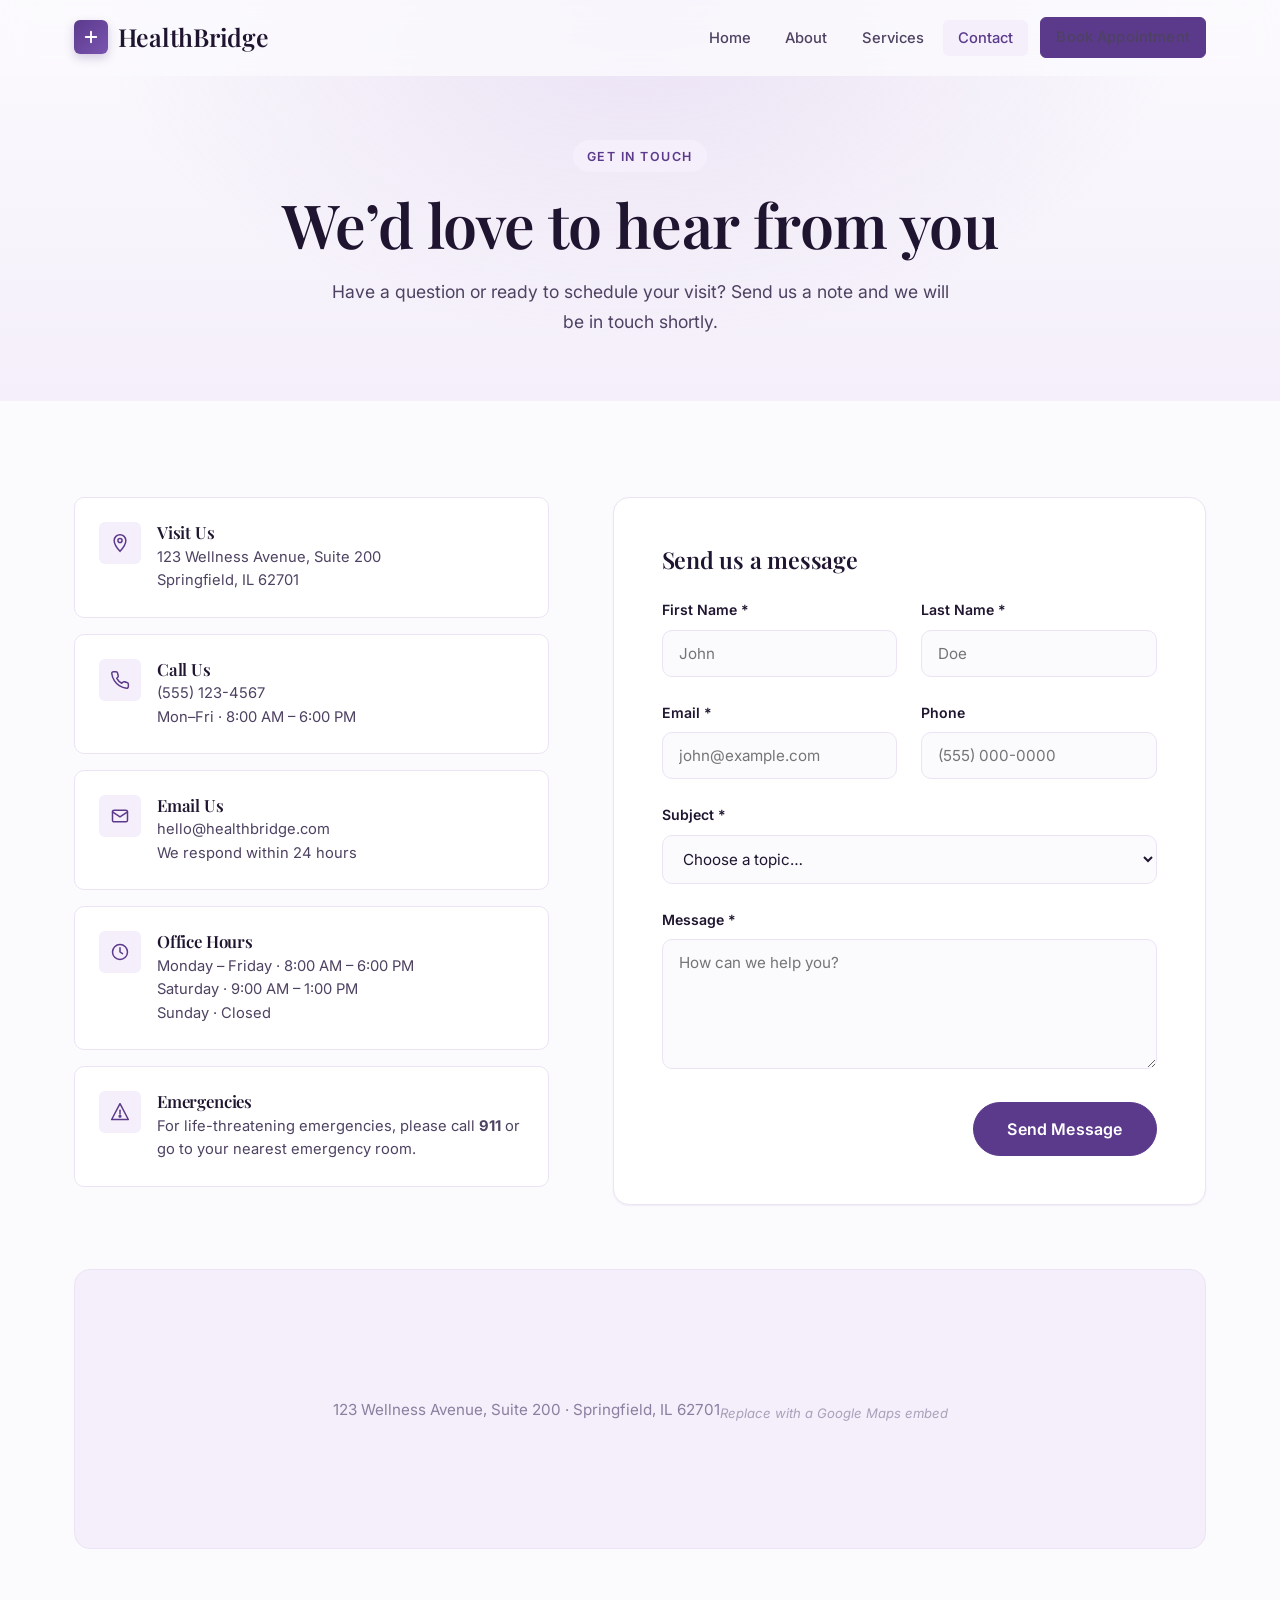
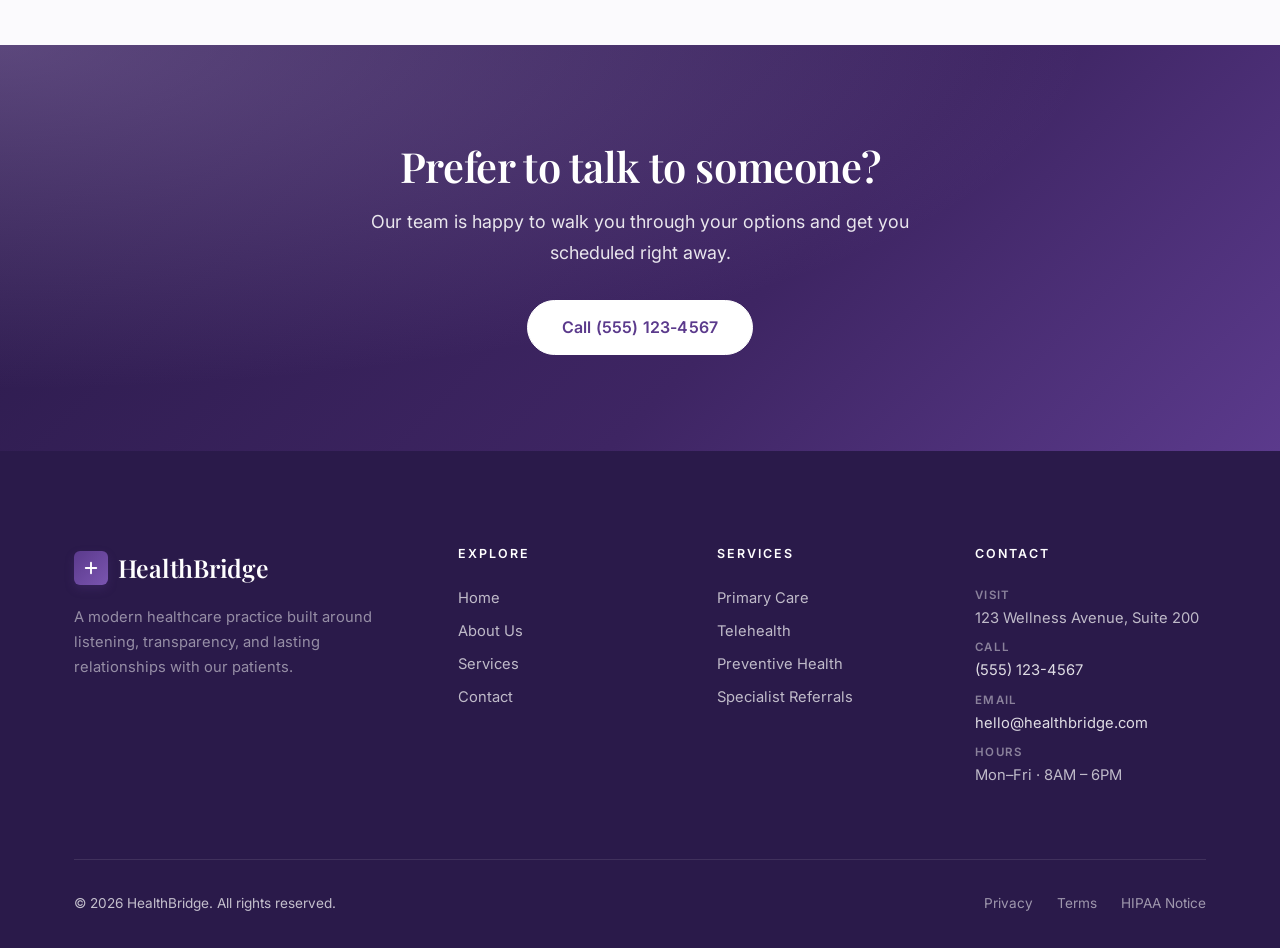
<file: contact.html>
<!DOCTYPE html>
<html lang="en">
<head>
    <meta charset="UTF-8">
    <meta name="viewport" content="width=device-width, initial-scale=1.0">
    <title>Contact — HealthBridge</title>
    <meta name="description" content="Get in touch with HealthBridge. Book an appointment, ask a question, or visit our practice. We are here to help.">
    <link rel="icon" href="data:image/svg+xml,<svg xmlns='http://www.w3.org/2000/svg' viewBox='0 0 32 32'><rect width='32' height='32' rx='8' fill='%235B3A8C'/><path d='M16 9v14M9 16h14' stroke='white' stroke-width='3' stroke-linecap='round' fill='none'/></svg>">
    <link rel="preconnect" href="https://fonts.googleapis.com">
    <link rel="preconnect" href="https://fonts.gstatic.com" crossorigin>
    <link rel="stylesheet" href="https://fonts.googleapis.com/css2?family=Inter:wght@400;500;600;700&family=Playfair+Display:ital,wght@0,500;0,600;0,700;1,500&display=swap">
    <link rel="stylesheet" href="style.css">
</head>
<body>

    <!-- Navigation -->
    <nav class="navbar" id="navbar">
        <div class="container nav-container">
            <a href="index.html" class="logo">
                <span class="logo-mark" aria-hidden="true">
                    <svg viewBox="0 0 24 24" fill="none" stroke="currentColor" stroke-width="2.5" stroke-linecap="round"><path d="M12 5v14M5 12h14"/></svg>
                </span>
                HealthBridge
            </a>
            <button class="nav-toggle" id="navToggle" aria-label="Toggle navigation">
                <span></span><span></span><span></span>
            </button>
            <ul class="nav-links" id="navLinks">
                <li><a href="index.html">Home</a></li>
                <li><a href="about.html">About</a></li>
                <li><a href="services.html">Services</a></li>
                <li><a href="contact.html" class="active">Contact</a></li>
                <li><a href="contact.html" class="btn btn-nav">Book Appointment</a></li>
            </ul>
        </div>
    </nav>

    <!-- Page Hero -->
    <section class="page-hero">
        <div class="container">
            <span class="section-badge">Get in touch</span>
            <h1>We&rsquo;d love to hear from you</h1>
            <p>Have a question or ready to schedule your visit? Send us a note and we will be in touch shortly.</p>
        </div>
    </section>

    <!-- Contact Content -->
    <section class="section">
        <div class="container contact-grid">

            <!-- Contact Info -->
            <div>
                <div class="contact-info-cards">
                    <div class="contact-info-card">
                        <div class="contact-info-icon" aria-hidden="true">
                            <svg viewBox="0 0 24 24" fill="none" stroke="currentColor" stroke-width="1.8" stroke-linecap="round" stroke-linejoin="round">
                                <path d="M12 22s7-7.5 7-13a7 7 0 0 0-14 0c0 5.5 7 13 7 13z"/><circle cx="12" cy="9" r="2.5"/>
                            </svg>
                        </div>
                        <div>
                            <h4>Visit Us</h4>
                            <p>123 Wellness Avenue, Suite 200<br>Springfield, IL 62701</p>
                        </div>
                    </div>
                    <div class="contact-info-card">
                        <div class="contact-info-icon" aria-hidden="true">
                            <svg viewBox="0 0 24 24" fill="none" stroke="currentColor" stroke-width="1.8" stroke-linecap="round" stroke-linejoin="round">
                                <path d="M22 16.92v3a2 2 0 0 1-2.18 2 19.79 19.79 0 0 1-8.63-3.07 19.5 19.5 0 0 1-6-6A19.79 19.79 0 0 1 2.12 4.18 2 2 0 0 1 4.11 2h3a2 2 0 0 1 2 1.72c.13.96.37 1.9.7 2.81a2 2 0 0 1-.45 2.11L8.09 9.91a16 16 0 0 0 6 6l1.27-1.27a2 2 0 0 1 2.11-.45c.91.33 1.85.57 2.81.7A2 2 0 0 1 22 16.92z"/>
                            </svg>
                        </div>
                        <div>
                            <h4>Call Us</h4>
                            <p>(555) 123-4567<br>Mon–Fri · 8:00 AM – 6:00 PM</p>
                        </div>
                    </div>
                    <div class="contact-info-card">
                        <div class="contact-info-icon" aria-hidden="true">
                            <svg viewBox="0 0 24 24" fill="none" stroke="currentColor" stroke-width="1.8" stroke-linecap="round" stroke-linejoin="round">
                                <rect x="3" y="5" width="18" height="14" rx="2"/><path d="m3 7 9 6 9-6"/>
                            </svg>
                        </div>
                        <div>
                            <h4>Email Us</h4>
                            <p>hello@healthbridge.com<br>We respond within 24 hours</p>
                        </div>
                    </div>
                    <div class="contact-info-card">
                        <div class="contact-info-icon" aria-hidden="true">
                            <svg viewBox="0 0 24 24" fill="none" stroke="currentColor" stroke-width="1.8" stroke-linecap="round" stroke-linejoin="round">
                                <circle cx="12" cy="12" r="9"/><path d="M12 7v5l3 2"/>
                            </svg>
                        </div>
                        <div>
                            <h4>Office Hours</h4>
                            <p>Monday – Friday · 8:00 AM – 6:00 PM<br>Saturday · 9:00 AM – 1:00 PM<br>Sunday · Closed</p>
                        </div>
                    </div>
                    <div class="contact-info-card">
                        <div class="contact-info-icon" aria-hidden="true">
                            <svg viewBox="0 0 24 24" fill="none" stroke="currentColor" stroke-width="1.8" stroke-linecap="round" stroke-linejoin="round">
                                <path d="M12 2 2 21h20L12 2z"/><path d="M12 10v4"/><circle cx="12" cy="17" r="1" fill="currentColor"/>
                            </svg>
                        </div>
                        <div>
                            <h4>Emergencies</h4>
                            <p>For life-threatening emergencies, please call <strong>911</strong> or go to your nearest emergency room.</p>
                        </div>
                    </div>
                </div>
            </div>

            <!-- Contact Form -->
            <div class="contact-form">
                <h3>Send us a message</h3>
                <form id="contactForm" action="#" method="POST">
                    <div class="form-row">
                        <div class="form-group">
                            <label for="firstName">First Name *</label>
                            <input type="text" id="firstName" name="firstName" required placeholder="John">
                        </div>
                        <div class="form-group">
                            <label for="lastName">Last Name *</label>
                            <input type="text" id="lastName" name="lastName" required placeholder="Doe">
                        </div>
                    </div>
                    <div class="form-row">
                        <div class="form-group">
                            <label for="email">Email *</label>
                            <input type="email" id="email" name="email" required placeholder="john@example.com">
                        </div>
                        <div class="form-group">
                            <label for="phone">Phone</label>
                            <input type="tel" id="phone" name="phone" placeholder="(555) 000-0000">
                        </div>
                    </div>
                    <div class="form-group">
                        <label for="subject">Subject *</label>
                        <select id="subject" name="subject" required>
                            <option value="" disabled selected>Choose a topic…</option>
                            <option value="appointment">Book an Appointment</option>
                            <option value="general">General Inquiry</option>
                            <option value="insurance">Insurance Question</option>
                            <option value="telehealth">Telehealth Consultation</option>
                            <option value="feedback">Feedback</option>
                            <option value="other">Other</option>
                        </select>
                    </div>
                    <div class="form-group">
                        <label for="message">Message *</label>
                        <textarea id="message" name="message" required placeholder="How can we help you?"></textarea>
                    </div>
                    <div class="form-submit">
                        <button type="submit" class="btn btn-primary btn-lg">Send Message</button>
                    </div>
                </form>
            </div>

        </div>

        <!-- Map Placeholder -->
        <div class="container">
            <div class="map-placeholder">
                123 Wellness Avenue, Suite 200 · Springfield, IL 62701<br>
                <em style="font-size: 0.82rem; margin-top: 0.5rem; display: block; opacity: 0.7;">Replace with a Google Maps embed</em>
            </div>
        </div>
    </section>

    <!-- CTA Section -->
    <section class="cta-section">
        <div class="container cta-content">
            <h2>Prefer to talk to someone?</h2>
            <p>Our team is happy to walk you through your options and get you scheduled right away.</p>
            <div class="cta-actions">
                <a href="tel:+15551234567" class="btn btn-white btn-lg">Call (555) 123-4567</a>
            </div>
        </div>
    </section>

    <!-- Footer -->
    <footer class="footer">
        <div class="container">
            <div class="footer-grid">
                <div class="footer-brand">
                    <a href="index.html" class="logo">
                        <span class="logo-mark" aria-hidden="true">
                            <svg viewBox="0 0 24 24" fill="none" stroke="currentColor" stroke-width="2.5" stroke-linecap="round"><path d="M12 5v14M5 12h14"/></svg>
                        </span>
                        HealthBridge
                    </a>
                    <p>A modern healthcare practice built around listening, transparency, and lasting relationships with our patients.</p>
                </div>
                <div class="footer-links">
                    <h4>Explore</h4>
                    <ul>
                        <li><a href="index.html">Home</a></li>
                        <li><a href="about.html">About Us</a></li>
                        <li><a href="services.html">Services</a></li>
                        <li><a href="contact.html">Contact</a></li>
                    </ul>
                </div>
                <div class="footer-links">
                    <h4>Services</h4>
                    <ul>
                        <li><a href="services.html">Primary Care</a></li>
                        <li><a href="services.html">Telehealth</a></li>
                        <li><a href="services.html">Preventive Health</a></li>
                        <li><a href="services.html">Specialist Referrals</a></li>
                    </ul>
                </div>
                <div class="footer-contact">
                    <h4>Contact</h4>
                    <ul>
                        <li>
                            <span class="label">Visit</span>
                            123 Wellness Avenue, Suite 200
                        </li>
                        <li>
                            <span class="label">Call</span>
                            <a href="tel:+15551234567">(555) 123-4567</a>
                        </li>
                        <li>
                            <span class="label">Email</span>
                            <a href="mailto:hello@healthbridge.com">hello@healthbridge.com</a>
                        </li>
                        <li>
                            <span class="label">Hours</span>
                            Mon–Fri · 8AM – 6PM
                        </li>
                    </ul>
                </div>
            </div>
            <div class="footer-bottom">
                <p>&copy; 2026 HealthBridge. All rights reserved.</p>
                <div class="footer-legal">
                    <a href="#">Privacy</a>
                    <a href="#">Terms</a>
                    <a href="#">HIPAA Notice</a>
                </div>
            </div>
        </div>
    </footer>

    <script src="script.js"></script>
</body>
</html>
</file>
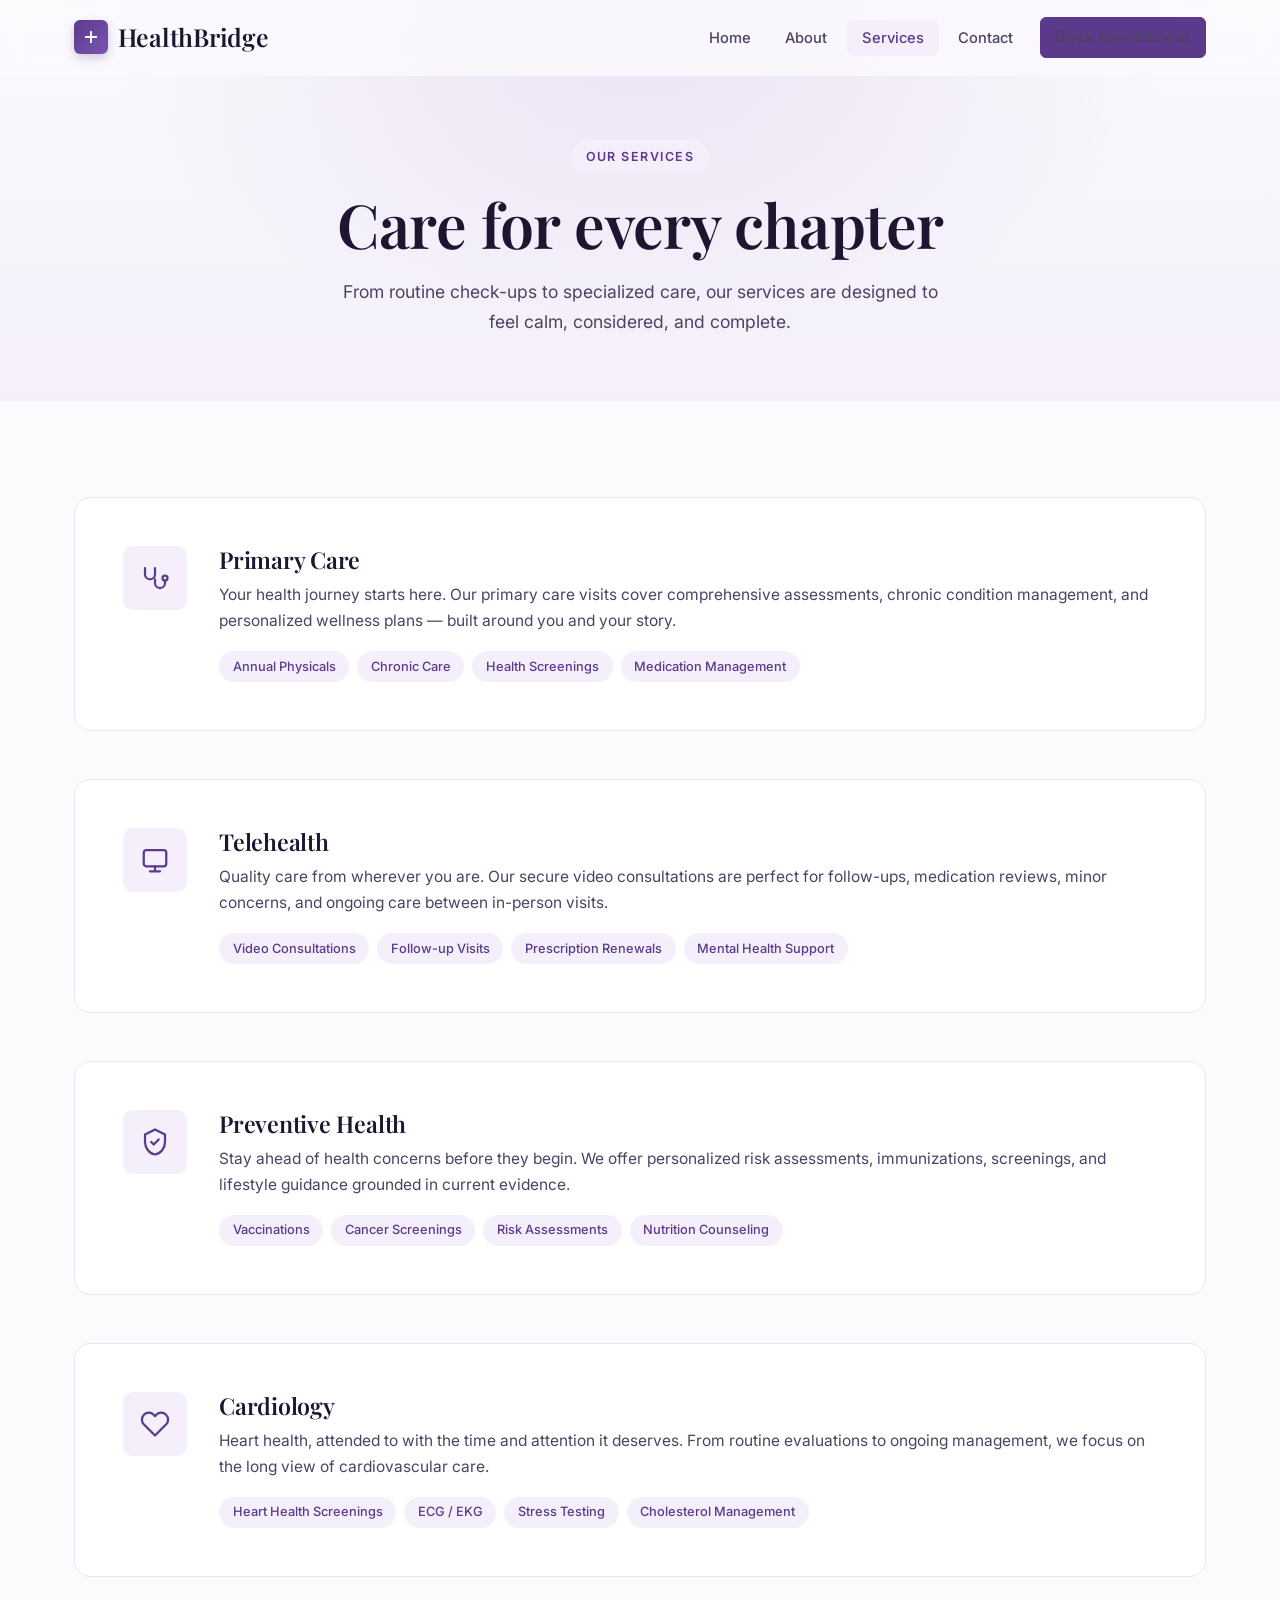
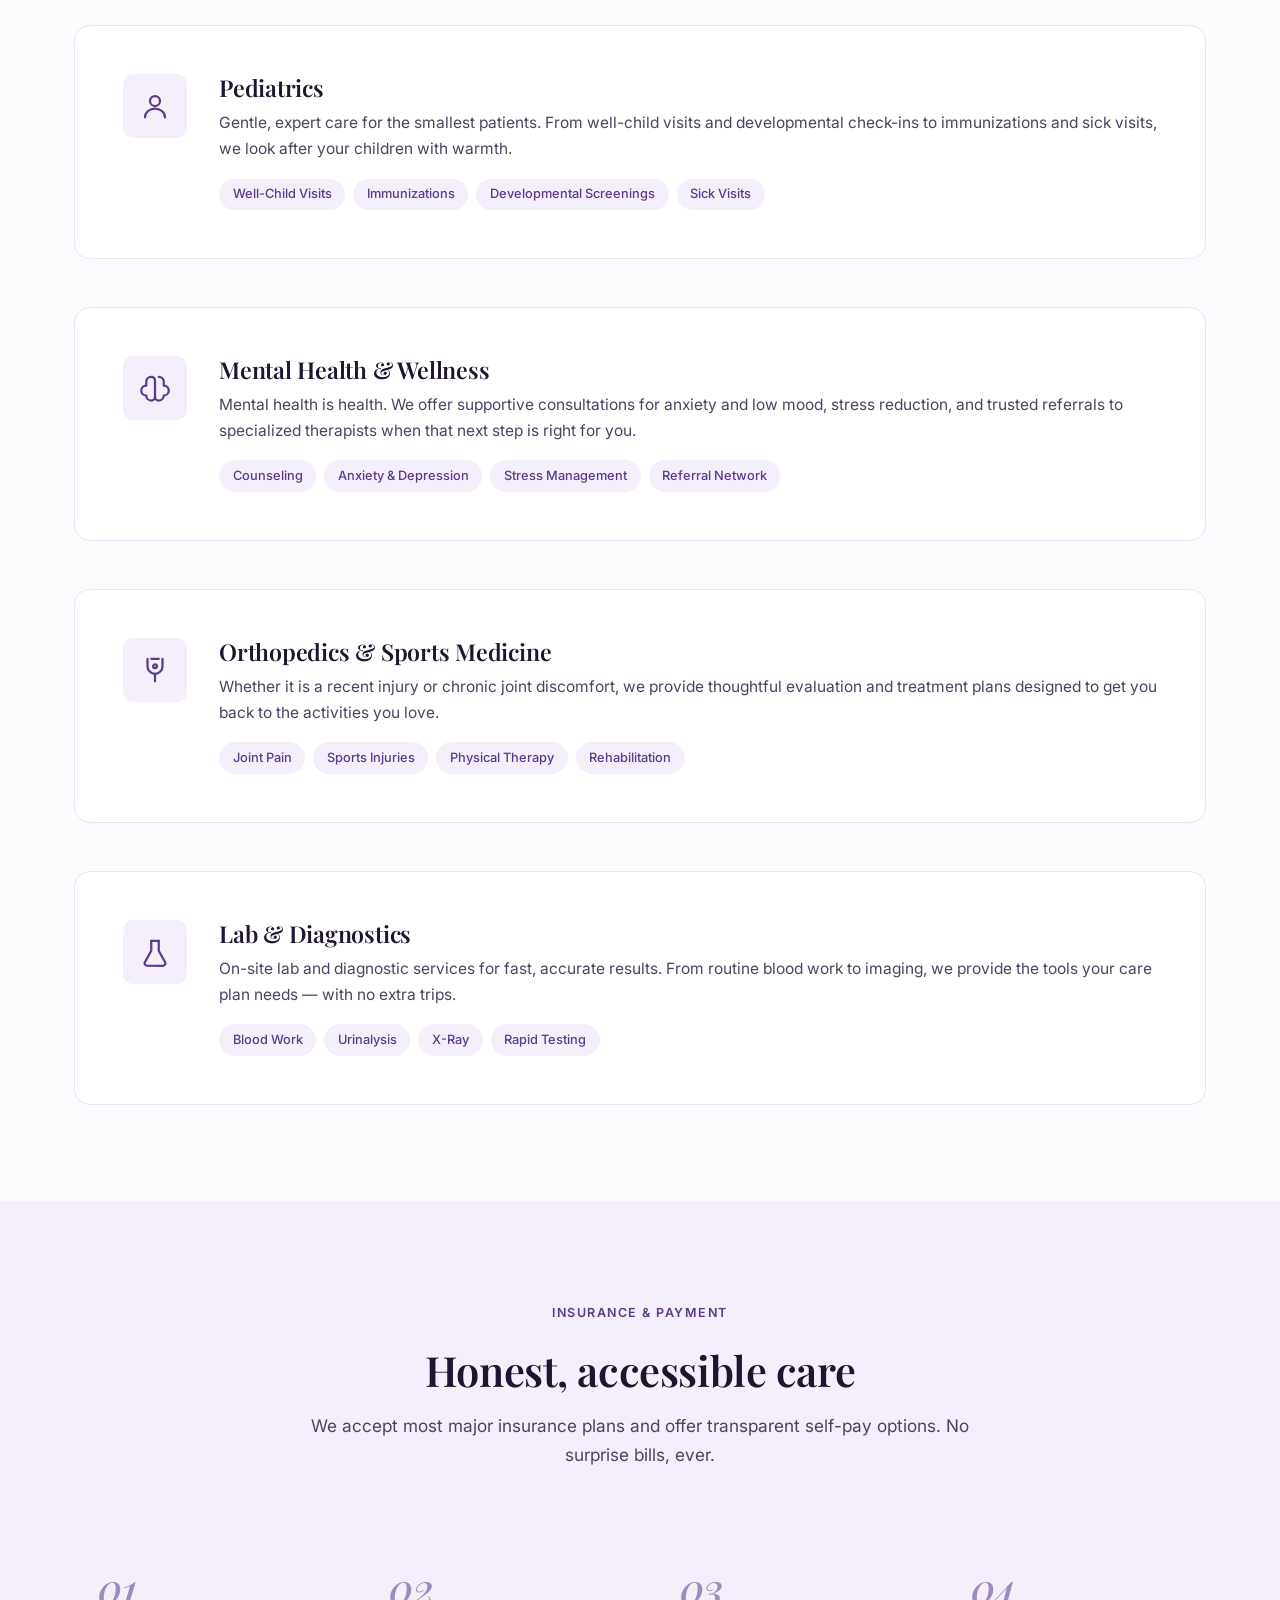
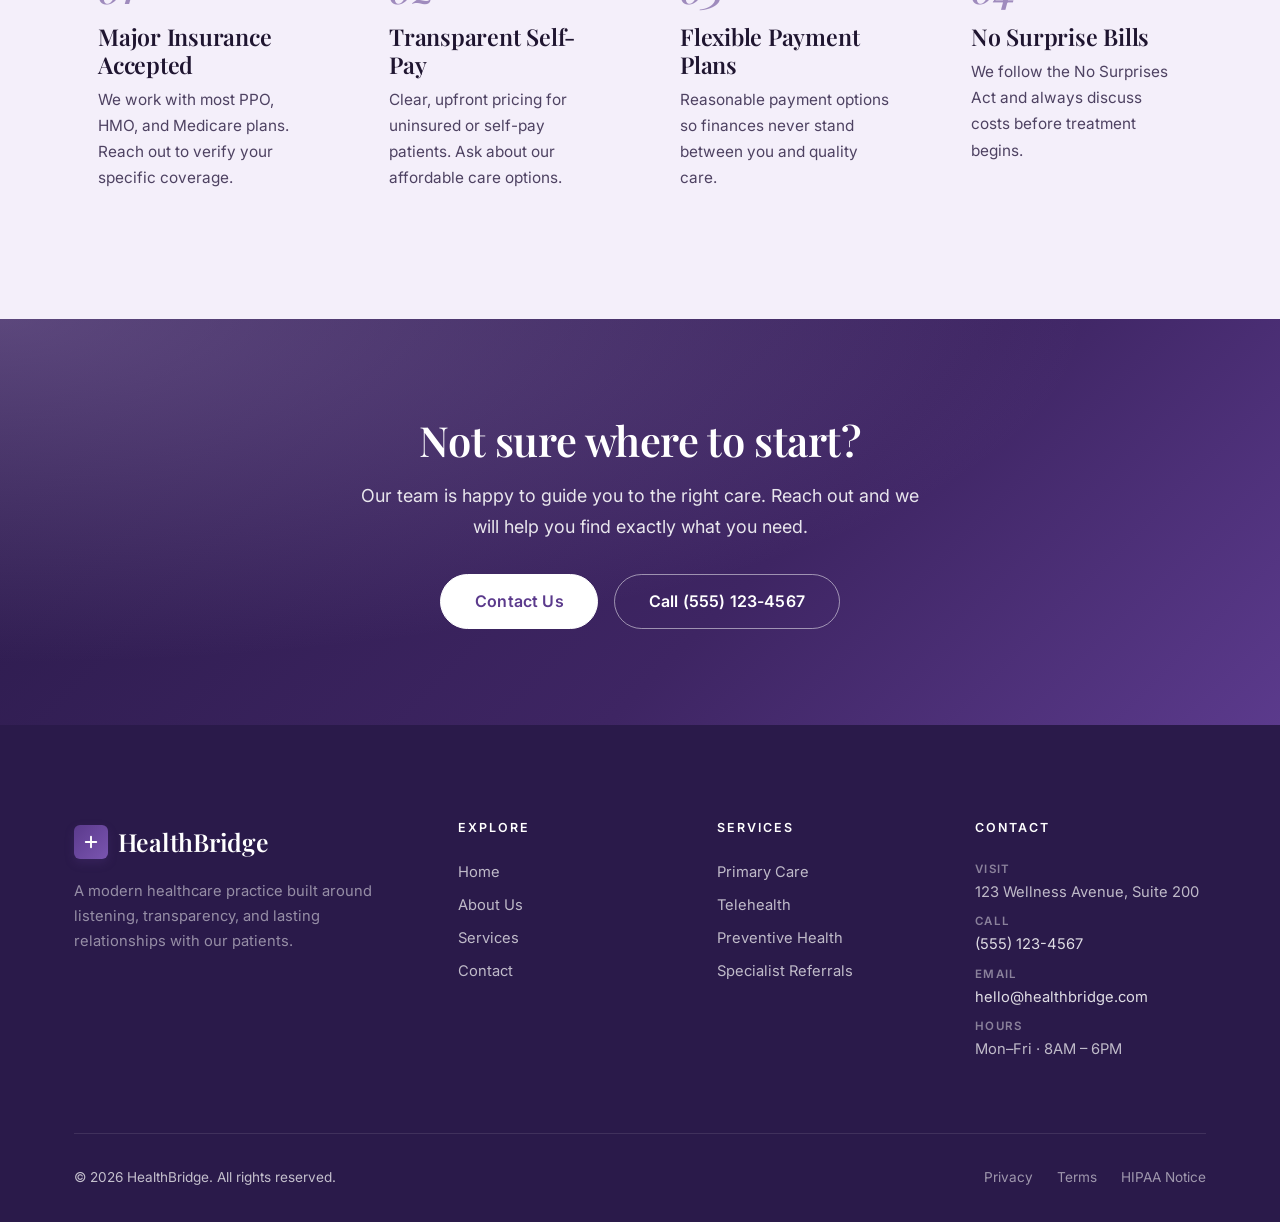
<file: services.html>
<!DOCTYPE html>
<html lang="en">
<head>
    <meta charset="UTF-8">
    <meta name="viewport" content="width=device-width, initial-scale=1.0">
    <title>Services — HealthBridge</title>
    <meta name="description" content="Explore HealthBridge's full range of healthcare services — primary care, telehealth, preventive health, cardiology, pediatrics, mental health, and more.">
    <link rel="icon" href="data:image/svg+xml,<svg xmlns='http://www.w3.org/2000/svg' viewBox='0 0 32 32'><rect width='32' height='32' rx='8' fill='%235B3A8C'/><path d='M16 9v14M9 16h14' stroke='white' stroke-width='3' stroke-linecap='round' fill='none'/></svg>">
    <link rel="preconnect" href="https://fonts.googleapis.com">
    <link rel="preconnect" href="https://fonts.gstatic.com" crossorigin>
    <link rel="stylesheet" href="https://fonts.googleapis.com/css2?family=Inter:wght@400;500;600;700&family=Playfair+Display:ital,wght@0,500;0,600;0,700;1,500&display=swap">
    <link rel="stylesheet" href="style.css">
</head>
<body>

    <!-- Navigation -->
    <nav class="navbar" id="navbar">
        <div class="container nav-container">
            <a href="index.html" class="logo">
                <span class="logo-mark" aria-hidden="true">
                    <svg viewBox="0 0 24 24" fill="none" stroke="currentColor" stroke-width="2.5" stroke-linecap="round"><path d="M12 5v14M5 12h14"/></svg>
                </span>
                HealthBridge
            </a>
            <button class="nav-toggle" id="navToggle" aria-label="Toggle navigation">
                <span></span><span></span><span></span>
            </button>
            <ul class="nav-links" id="navLinks">
                <li><a href="index.html">Home</a></li>
                <li><a href="about.html">About</a></li>
                <li><a href="services.html" class="active">Services</a></li>
                <li><a href="contact.html">Contact</a></li>
                <li><a href="contact.html" class="btn btn-nav">Book Appointment</a></li>
            </ul>
        </div>
    </nav>

    <!-- Page Hero -->
    <section class="page-hero">
        <div class="container">
            <span class="section-badge">Our services</span>
            <h1>Care for every chapter</h1>
            <p>From routine check-ups to specialized care, our services are designed to feel calm, considered, and complete.</p>
        </div>
    </section>

    <!-- Services Detail -->
    <section class="section">
        <div class="container">
            <div class="services-detail-grid">

                <div class="service-detail-card">
                    <div class="service-detail-icon" aria-hidden="true">
                        <svg viewBox="0 0 24 24" fill="none" stroke="currentColor" stroke-width="1.8" stroke-linecap="round" stroke-linejoin="round">
                            <path d="M4 4v5a4 4 0 0 0 8 0V4"/><path d="M12 13v3a4 4 0 0 0 8 0v-2"/><circle cx="20" cy="12" r="2"/>
                        </svg>
                    </div>
                    <div class="service-detail-content">
                        <h3>Primary Care</h3>
                        <p>Your health journey starts here. Our primary care visits cover comprehensive assessments, chronic condition management, and personalized wellness plans — built around you and your story.</p>
                        <div class="service-features">
                            <span class="service-feature-tag">Annual Physicals</span>
                            <span class="service-feature-tag">Chronic Care</span>
                            <span class="service-feature-tag">Health Screenings</span>
                            <span class="service-feature-tag">Medication Management</span>
                        </div>
                    </div>
                </div>

                <div class="service-detail-card">
                    <div class="service-detail-icon" aria-hidden="true">
                        <svg viewBox="0 0 24 24" fill="none" stroke="currentColor" stroke-width="1.8" stroke-linecap="round" stroke-linejoin="round">
                            <rect x="3" y="4" width="18" height="13" rx="2"/><path d="M8 21h8M12 17v4"/>
                        </svg>
                    </div>
                    <div class="service-detail-content">
                        <h3>Telehealth</h3>
                        <p>Quality care from wherever you are. Our secure video consultations are perfect for follow-ups, medication reviews, minor concerns, and ongoing care between in-person visits.</p>
                        <div class="service-features">
                            <span class="service-feature-tag">Video Consultations</span>
                            <span class="service-feature-tag">Follow-up Visits</span>
                            <span class="service-feature-tag">Prescription Renewals</span>
                            <span class="service-feature-tag">Mental Health Support</span>
                        </div>
                    </div>
                </div>

                <div class="service-detail-card">
                    <div class="service-detail-icon" aria-hidden="true">
                        <svg viewBox="0 0 24 24" fill="none" stroke="currentColor" stroke-width="1.8" stroke-linecap="round" stroke-linejoin="round">
                            <path d="M12 2 4 6v6c0 5 3.5 9.4 8 10 4.5-.6 8-5 8-10V6l-8-4z"/><path d="m9 12 2 2 4-4"/>
                        </svg>
                    </div>
                    <div class="service-detail-content">
                        <h3>Preventive Health</h3>
                        <p>Stay ahead of health concerns before they begin. We offer personalized risk assessments, immunizations, screenings, and lifestyle guidance grounded in current evidence.</p>
                        <div class="service-features">
                            <span class="service-feature-tag">Vaccinations</span>
                            <span class="service-feature-tag">Cancer Screenings</span>
                            <span class="service-feature-tag">Risk Assessments</span>
                            <span class="service-feature-tag">Nutrition Counseling</span>
                        </div>
                    </div>
                </div>

                <div class="service-detail-card">
                    <div class="service-detail-icon" aria-hidden="true">
                        <svg viewBox="0 0 24 24" fill="none" stroke="currentColor" stroke-width="1.8" stroke-linecap="round" stroke-linejoin="round">
                            <path d="M20.84 4.61a5.5 5.5 0 0 0-7.78 0L12 5.67l-1.06-1.06a5.5 5.5 0 0 0-7.78 7.78l1.06 1.06L12 21.23l7.78-7.78 1.06-1.06a5.5 5.5 0 0 0 0-7.78z"/>
                        </svg>
                    </div>
                    <div class="service-detail-content">
                        <h3>Cardiology</h3>
                        <p>Heart health, attended to with the time and attention it deserves. From routine evaluations to ongoing management, we focus on the long view of cardiovascular care.</p>
                        <div class="service-features">
                            <span class="service-feature-tag">Heart Health Screenings</span>
                            <span class="service-feature-tag">ECG / EKG</span>
                            <span class="service-feature-tag">Stress Testing</span>
                            <span class="service-feature-tag">Cholesterol Management</span>
                        </div>
                    </div>
                </div>

                <div class="service-detail-card">
                    <div class="service-detail-icon" aria-hidden="true">
                        <svg viewBox="0 0 24 24" fill="none" stroke="currentColor" stroke-width="1.8" stroke-linecap="round" stroke-linejoin="round">
                            <circle cx="12" cy="8" r="4"/><path d="M4 21c0-4 4-7 8-7s8 3 8 7"/>
                        </svg>
                    </div>
                    <div class="service-detail-content">
                        <h3>Pediatrics</h3>
                        <p>Gentle, expert care for the smallest patients. From well-child visits and developmental check-ins to immunizations and sick visits, we look after your children with warmth.</p>
                        <div class="service-features">
                            <span class="service-feature-tag">Well-Child Visits</span>
                            <span class="service-feature-tag">Immunizations</span>
                            <span class="service-feature-tag">Developmental Screenings</span>
                            <span class="service-feature-tag">Sick Visits</span>
                        </div>
                    </div>
                </div>

                <div class="service-detail-card">
                    <div class="service-detail-icon" aria-hidden="true">
                        <svg viewBox="0 0 24 24" fill="none" stroke="currentColor" stroke-width="1.8" stroke-linecap="round" stroke-linejoin="round">
                            <path d="M9 3a4 4 0 0 0-4 4v3a4 4 0 0 0 0 8 4 4 0 0 0 4 4 3 3 0 0 0 3-3V6a3 3 0 0 0-3-3z"/><path d="M15 3a4 4 0 0 1 4 4v3a4 4 0 0 1 0 8 4 4 0 0 1-4 4 3 3 0 0 1-3-3"/>
                        </svg>
                    </div>
                    <div class="service-detail-content">
                        <h3>Mental Health &amp; Wellness</h3>
                        <p>Mental health is health. We offer supportive consultations for anxiety and low mood, stress reduction, and trusted referrals to specialized therapists when that next step is right for you.</p>
                        <div class="service-features">
                            <span class="service-feature-tag">Counseling</span>
                            <span class="service-feature-tag">Anxiety &amp; Depression</span>
                            <span class="service-feature-tag">Stress Management</span>
                            <span class="service-feature-tag">Referral Network</span>
                        </div>
                    </div>
                </div>

                <div class="service-detail-card">
                    <div class="service-detail-icon" aria-hidden="true">
                        <svg viewBox="0 0 24 24" fill="none" stroke="currentColor" stroke-width="1.8" stroke-linecap="round" stroke-linejoin="round">
                            <path d="M6 3v6a6 6 0 0 0 12 0V3"/><path d="M9 3h6"/><path d="M12 15v6"/><circle cx="12" cy="9" r="1.5"/>
                        </svg>
                    </div>
                    <div class="service-detail-content">
                        <h3>Orthopedics &amp; Sports Medicine</h3>
                        <p>Whether it is a recent injury or chronic joint discomfort, we provide thoughtful evaluation and treatment plans designed to get you back to the activities you love.</p>
                        <div class="service-features">
                            <span class="service-feature-tag">Joint Pain</span>
                            <span class="service-feature-tag">Sports Injuries</span>
                            <span class="service-feature-tag">Physical Therapy</span>
                            <span class="service-feature-tag">Rehabilitation</span>
                        </div>
                    </div>
                </div>

                <div class="service-detail-card">
                    <div class="service-detail-icon" aria-hidden="true">
                        <svg viewBox="0 0 24 24" fill="none" stroke="currentColor" stroke-width="1.8" stroke-linecap="round" stroke-linejoin="round">
                            <path d="M9 3v8l-5 9a2 2 0 0 0 1.7 3h12.6a2 2 0 0 0 1.7-3l-5-9V3"/><path d="M9 3h6"/>
                        </svg>
                    </div>
                    <div class="service-detail-content">
                        <h3>Lab &amp; Diagnostics</h3>
                        <p>On-site lab and diagnostic services for fast, accurate results. From routine blood work to imaging, we provide the tools your care plan needs — with no extra trips.</p>
                        <div class="service-features">
                            <span class="service-feature-tag">Blood Work</span>
                            <span class="service-feature-tag">Urinalysis</span>
                            <span class="service-feature-tag">X-Ray</span>
                            <span class="service-feature-tag">Rapid Testing</span>
                        </div>
                    </div>
                </div>

            </div>
        </div>
    </section>

    <!-- Insurance / Payment -->
    <section class="section section-alt">
        <div class="container">
            <div class="section-header">
                <span class="section-badge">Insurance &amp; payment</span>
                <h2>Honest, accessible care</h2>
                <p>We accept most major insurance plans and offer transparent self-pay options. No surprise bills, ever.</p>
            </div>
            <div class="features-grid">
                <div class="feature-item">
                    <div class="feature-number">01</div>
                    <h3>Major Insurance Accepted</h3>
                    <p>We work with most PPO, HMO, and Medicare plans. Reach out to verify your specific coverage.</p>
                </div>
                <div class="feature-item">
                    <div class="feature-number">02</div>
                    <h3>Transparent Self-Pay</h3>
                    <p>Clear, upfront pricing for uninsured or self-pay patients. Ask about our affordable care options.</p>
                </div>
                <div class="feature-item">
                    <div class="feature-number">03</div>
                    <h3>Flexible Payment Plans</h3>
                    <p>Reasonable payment options so finances never stand between you and quality care.</p>
                </div>
                <div class="feature-item">
                    <div class="feature-number">04</div>
                    <h3>No Surprise Bills</h3>
                    <p>We follow the No Surprises Act and always discuss costs before treatment begins.</p>
                </div>
            </div>
        </div>
    </section>

    <!-- CTA Section -->
    <section class="cta-section">
        <div class="container cta-content">
            <h2>Not sure where to start?</h2>
            <p>Our team is happy to guide you to the right care. Reach out and we will help you find exactly what you need.</p>
            <div class="cta-actions">
                <a href="contact.html" class="btn btn-white btn-lg">Contact Us</a>
                <a href="tel:+15551234567" class="btn btn-outline-white btn-lg">Call (555) 123-4567</a>
            </div>
        </div>
    </section>

    <!-- Footer -->
    <footer class="footer">
        <div class="container">
            <div class="footer-grid">
                <div class="footer-brand">
                    <a href="index.html" class="logo">
                        <span class="logo-mark" aria-hidden="true">
                            <svg viewBox="0 0 24 24" fill="none" stroke="currentColor" stroke-width="2.5" stroke-linecap="round"><path d="M12 5v14M5 12h14"/></svg>
                        </span>
                        HealthBridge
                    </a>
                    <p>A modern healthcare practice built around listening, transparency, and lasting relationships with our patients.</p>
                </div>
                <div class="footer-links">
                    <h4>Explore</h4>
                    <ul>
                        <li><a href="index.html">Home</a></li>
                        <li><a href="about.html">About Us</a></li>
                        <li><a href="services.html">Services</a></li>
                        <li><a href="contact.html">Contact</a></li>
                    </ul>
                </div>
                <div class="footer-links">
                    <h4>Services</h4>
                    <ul>
                        <li><a href="services.html">Primary Care</a></li>
                        <li><a href="services.html">Telehealth</a></li>
                        <li><a href="services.html">Preventive Health</a></li>
                        <li><a href="services.html">Specialist Referrals</a></li>
                    </ul>
                </div>
                <div class="footer-contact">
                    <h4>Contact</h4>
                    <ul>
                        <li>
                            <span class="label">Visit</span>
                            123 Wellness Avenue, Suite 200
                        </li>
                        <li>
                            <span class="label">Call</span>
                            <a href="tel:+15551234567">(555) 123-4567</a>
                        </li>
                        <li>
                            <span class="label">Email</span>
                            <a href="mailto:hello@healthbridge.com">hello@healthbridge.com</a>
                        </li>
                        <li>
                            <span class="label">Hours</span>
                            Mon–Fri · 8AM – 6PM
                        </li>
                    </ul>
                </div>
            </div>
            <div class="footer-bottom">
                <p>&copy; 2026 HealthBridge. All rights reserved.</p>
                <div class="footer-legal">
                    <a href="#">Privacy</a>
                    <a href="#">Terms</a>
                    <a href="#">HIPAA Notice</a>
                </div>
            </div>
        </div>
    </footer>

    <script src="script.js"></script>
</body>
</html>
</file>
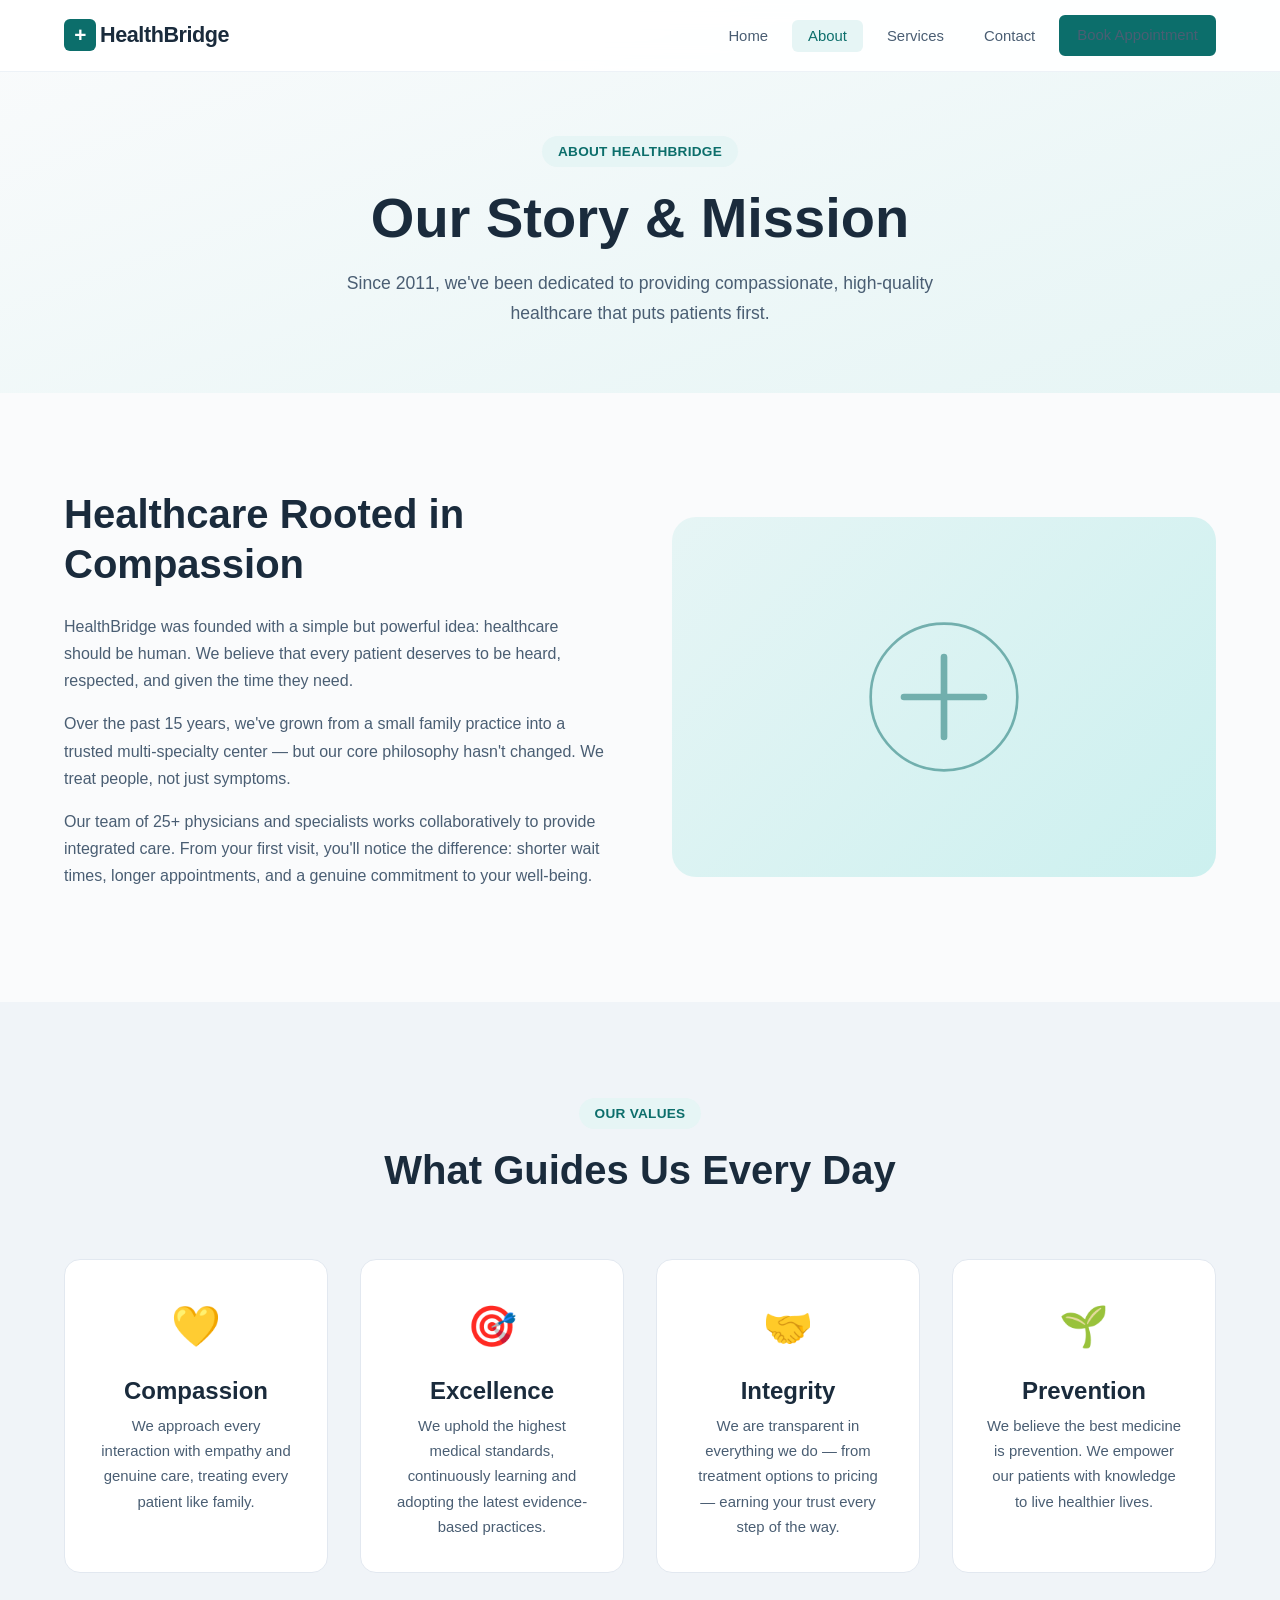
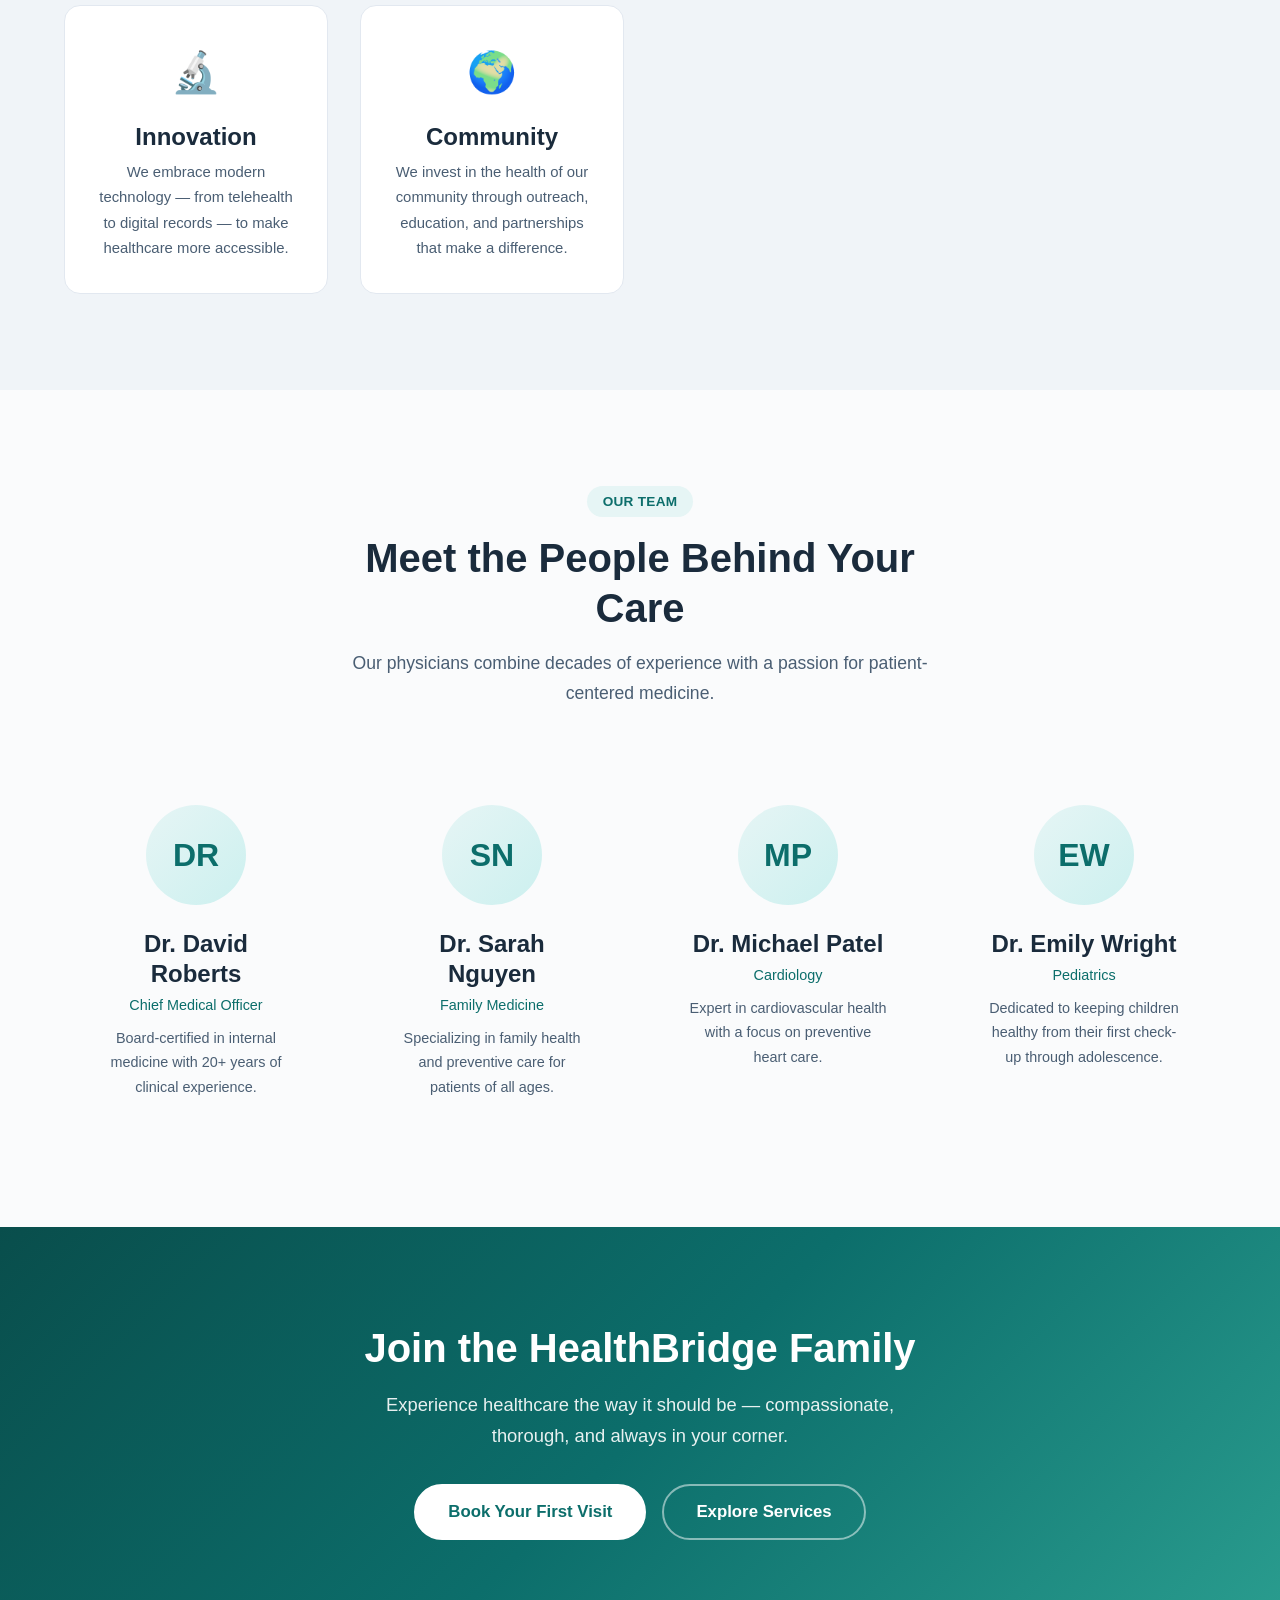
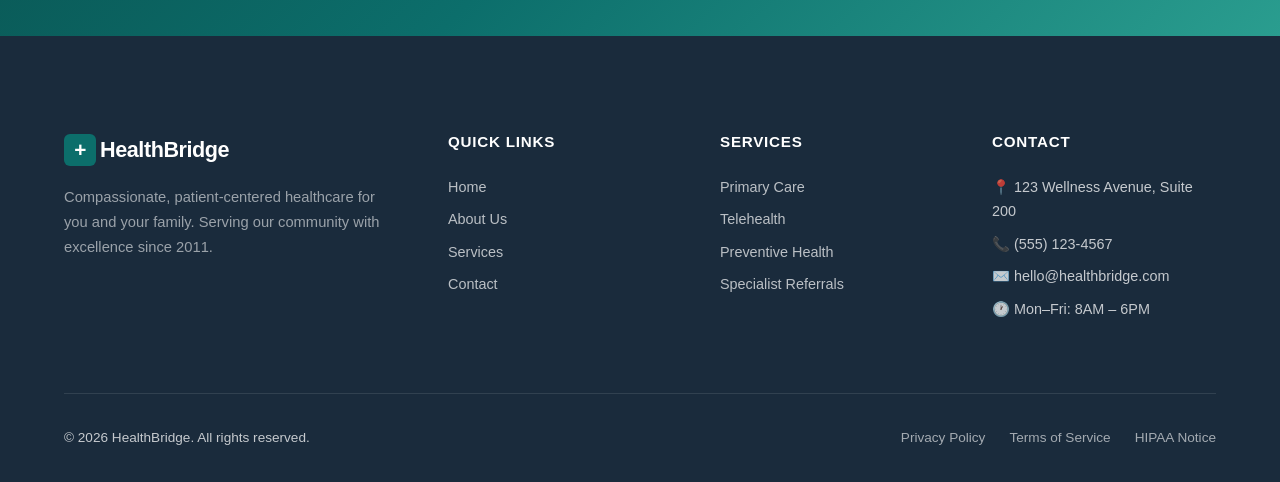
<file: website_health/about.html>
<!DOCTYPE html>
<html lang="en">
<head>
    <meta charset="UTF-8">
    <meta name="viewport" content="width=device-width, initial-scale=1.0">
    <title>About Us — HealthBridge</title>
    <meta name="description" content="Learn about HealthBridge's mission, values, and the dedicated team behind our patient-centered healthcare services.">
    <link rel="stylesheet" href="style.css">
    <link rel="icon" href="data:image/svg+xml,<svg xmlns='http://www.w3.org/2000/svg' viewBox='0 0 100 100'><text y='.9em' font-size='90'>🏥</text></svg>">
</head>
<body>

    <!-- Navigation -->
    <nav class="navbar" id="navbar">
        <div class="container nav-container">
            <a href="index.html" class="logo">
                <span class="logo-icon">+</span> HealthBridge
            </a>
            <button class="nav-toggle" id="navToggle" aria-label="Toggle navigation">
                <span></span><span></span><span></span>
            </button>
            <ul class="nav-links" id="navLinks">
                <li><a href="index.html">Home</a></li>
                <li><a href="about.html" class="active">About</a></li>
                <li><a href="services.html">Services</a></li>
                <li><a href="contact.html">Contact</a></li>
                <li><a href="contact.html" class="btn btn-nav">Book Appointment</a></li>
            </ul>
        </div>
    </nav>

    <!-- Page Hero -->
    <section class="page-hero">
        <div class="container">
            <span class="section-badge">About HealthBridge</span>
            <h1>Our Story & Mission</h1>
            <p>Since 2011, we've been dedicated to providing compassionate, high-quality healthcare that puts patients first.</p>
        </div>
    </section>

    <!-- About Content -->
    <section class="section">
        <div class="container about-grid">
            <div class="about-text">
                <h2>Healthcare Rooted in Compassion</h2>
                <p>HealthBridge was founded with a simple but powerful idea: healthcare should be human. We believe that every patient deserves to be heard, respected, and given the time they need.</p>
                <p>Over the past 15 years, we've grown from a small family practice into a trusted multi-specialty center — but our core philosophy hasn't changed. We treat people, not just symptoms.</p>
                <p>Our team of 25+ physicians and specialists works collaboratively to provide integrated care. From your first visit, you'll notice the difference: shorter wait times, longer appointments, and a genuine commitment to your well-being.</p>
            </div>
            <div class="about-image-placeholder">
                <svg viewBox="0 0 120 120" fill="none" xmlns="http://www.w3.org/2000/svg">
                    <circle cx="60" cy="60" r="55" stroke="currentColor" stroke-width="2"/>
                    <path d="M60 30 L60 90 M30 60 L90 60" stroke="currentColor" stroke-width="5" stroke-linecap="round"/>
                </svg>
            </div>
        </div>
    </section>

    <!-- Values -->
    <section class="section section-alt">
        <div class="container">
            <div class="section-header">
                <span class="section-badge">Our Values</span>
                <h2>What Guides Us Every Day</h2>
            </div>
            <div class="values-grid">
                <div class="value-card">
                    <div class="value-icon">💛</div>
                    <h3>Compassion</h3>
                    <p>We approach every interaction with empathy and genuine care, treating every patient like family.</p>
                </div>
                <div class="value-card">
                    <div class="value-icon">🎯</div>
                    <h3>Excellence</h3>
                    <p>We uphold the highest medical standards, continuously learning and adopting the latest evidence-based practices.</p>
                </div>
                <div class="value-card">
                    <div class="value-icon">🤝</div>
                    <h3>Integrity</h3>
                    <p>We are transparent in everything we do — from treatment options to pricing — earning your trust every step of the way.</p>
                </div>
                <div class="value-card">
                    <div class="value-icon">🌱</div>
                    <h3>Prevention</h3>
                    <p>We believe the best medicine is prevention. We empower our patients with knowledge to live healthier lives.</p>
                </div>
                <div class="value-card">
                    <div class="value-icon">🔬</div>
                    <h3>Innovation</h3>
                    <p>We embrace modern technology — from telehealth to digital records — to make healthcare more accessible.</p>
                </div>
                <div class="value-card">
                    <div class="value-icon">🌍</div>
                    <h3>Community</h3>
                    <p>We invest in the health of our community through outreach, education, and partnerships that make a difference.</p>
                </div>
            </div>
        </div>
    </section>

    <!-- Team -->
    <section class="section">
        <div class="container">
            <div class="section-header">
                <span class="section-badge">Our Team</span>
                <h2>Meet the People Behind Your Care</h2>
                <p>Our physicians combine decades of experience with a passion for patient-centered medicine.</p>
            </div>
            <div class="team-grid">
                <div class="team-card">
                    <div class="team-avatar">DR</div>
                    <h3>Dr. David Roberts</h3>
                    <div class="team-role">Chief Medical Officer</div>
                    <p>Board-certified in internal medicine with 20+ years of clinical experience.</p>
                </div>
                <div class="team-card">
                    <div class="team-avatar">SN</div>
                    <h3>Dr. Sarah Nguyen</h3>
                    <div class="team-role">Family Medicine</div>
                    <p>Specializing in family health and preventive care for patients of all ages.</p>
                </div>
                <div class="team-card">
                    <div class="team-avatar">MP</div>
                    <h3>Dr. Michael Patel</h3>
                    <div class="team-role">Cardiology</div>
                    <p>Expert in cardiovascular health with a focus on preventive heart care.</p>
                </div>
                <div class="team-card">
                    <div class="team-avatar">EW</div>
                    <h3>Dr. Emily Wright</h3>
                    <div class="team-role">Pediatrics</div>
                    <p>Dedicated to keeping children healthy from their first check-up through adolescence.</p>
                </div>
            </div>
        </div>
    </section>

    <!-- CTA Section -->
    <section class="cta-section">
        <div class="container cta-content">
            <h2>Join the HealthBridge Family</h2>
            <p>Experience healthcare the way it should be — compassionate, thorough, and always in your corner.</p>
            <div class="cta-actions">
                <a href="contact.html" class="btn btn-white btn-lg">Book Your First Visit</a>
                <a href="services.html" class="btn btn-outline-white btn-lg">Explore Services</a>
            </div>
        </div>
    </section>

    <!-- Footer -->
    <footer class="footer">
        <div class="container">
            <div class="footer-grid">
                <div class="footer-brand">
                    <a href="index.html" class="logo">
                        <span class="logo-icon">+</span> HealthBridge
                    </a>
                    <p>Compassionate, patient-centered healthcare for you and your family. Serving our community with excellence since 2011.</p>
                </div>
                <div class="footer-links">
                    <h4>Quick Links</h4>
                    <ul>
                        <li><a href="index.html">Home</a></li>
                        <li><a href="about.html">About Us</a></li>
                        <li><a href="services.html">Services</a></li>
                        <li><a href="contact.html">Contact</a></li>
                    </ul>
                </div>
                <div class="footer-links">
                    <h4>Services</h4>
                    <ul>
                        <li><a href="services.html">Primary Care</a></li>
                        <li><a href="services.html">Telehealth</a></li>
                        <li><a href="services.html">Preventive Health</a></li>
                        <li><a href="services.html">Specialist Referrals</a></li>
                    </ul>
                </div>
                <div class="footer-contact">
                    <h4>Contact</h4>
                    <ul>
                        <li>📍 123 Wellness Avenue, Suite 200</li>
                        <li>📞 (555) 123-4567</li>
                        <li>✉️ hello@healthbridge.com</li>
                        <li>🕐 Mon–Fri: 8AM – 6PM</li>
                    </ul>
                </div>
            </div>
            <div class="footer-bottom">
                <p>&copy; 2026 HealthBridge. All rights reserved.</p>
                <div class="footer-legal">
                    <a href="#">Privacy Policy</a>
                    <a href="#">Terms of Service</a>
                    <a href="#">HIPAA Notice</a>
                </div>
            </div>
        </div>
    </footer>

    <script src="script.js"></script>
</body>
</html>
</file>
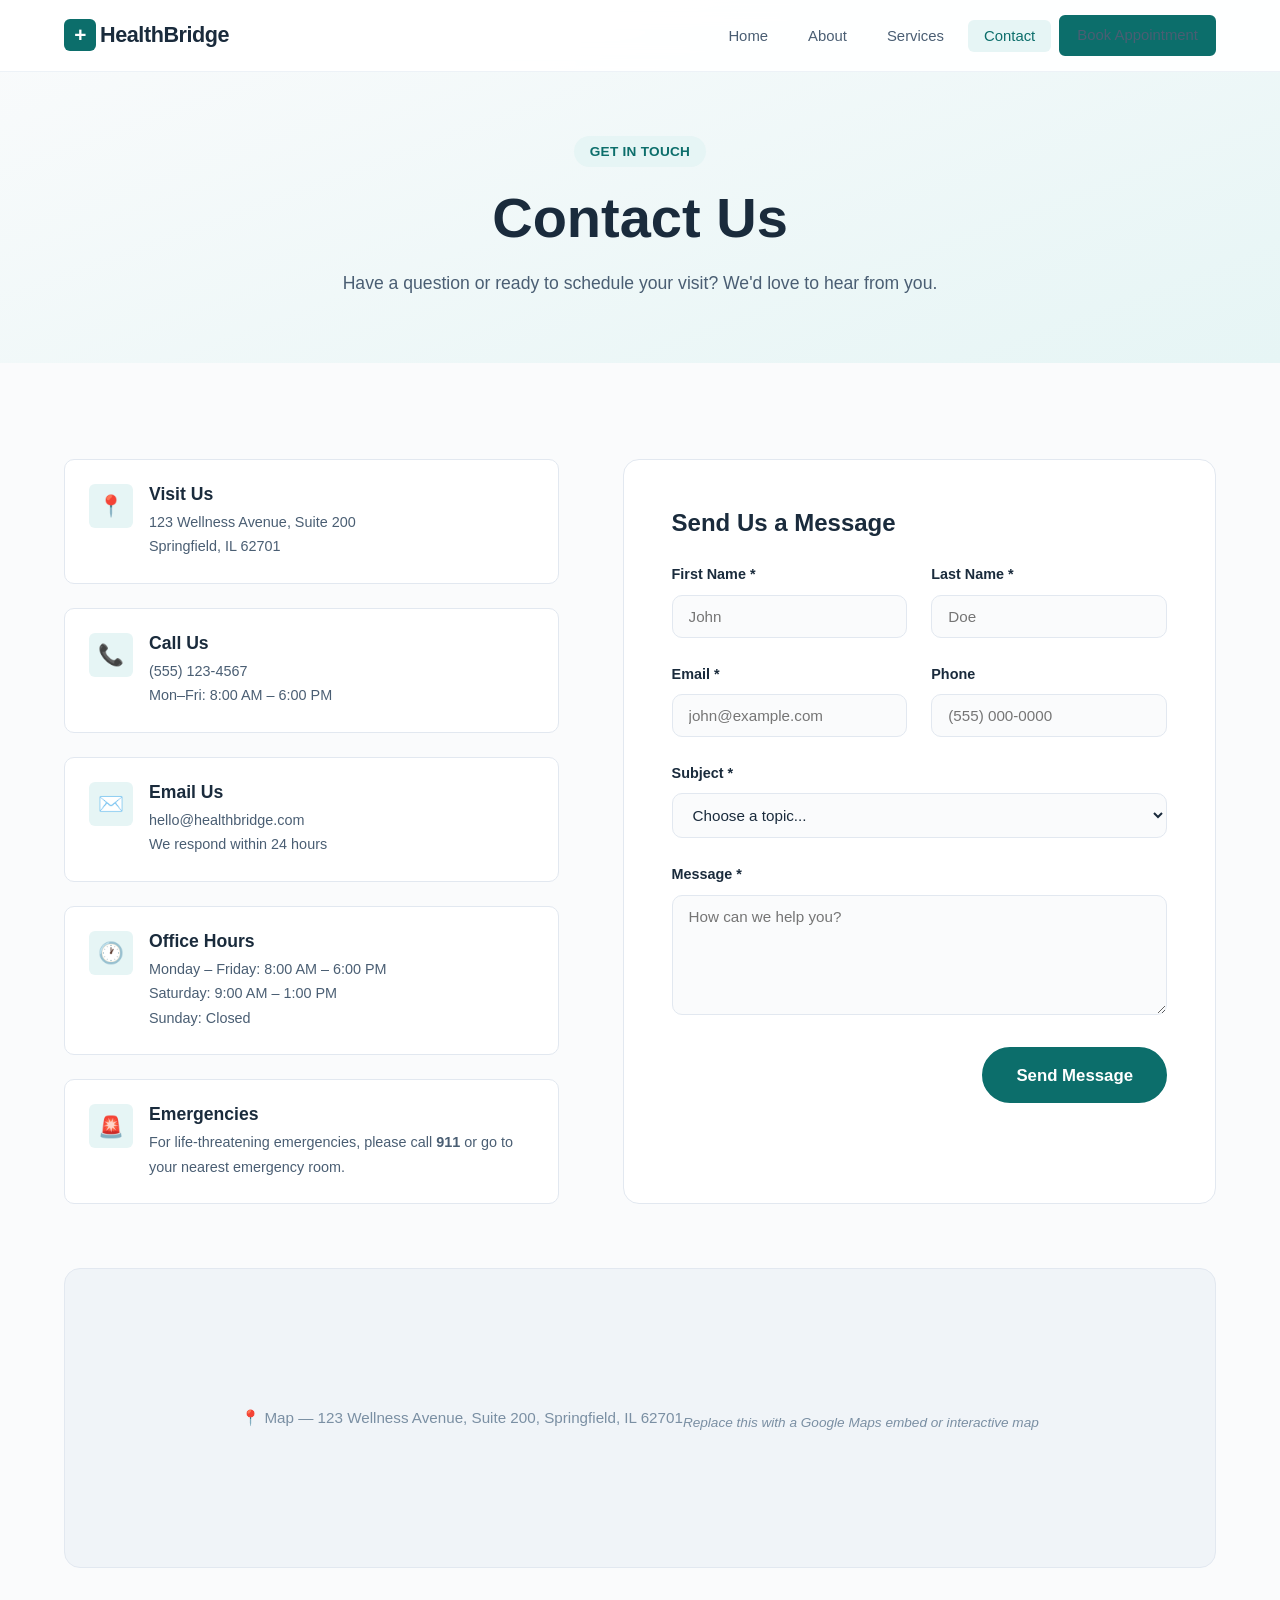
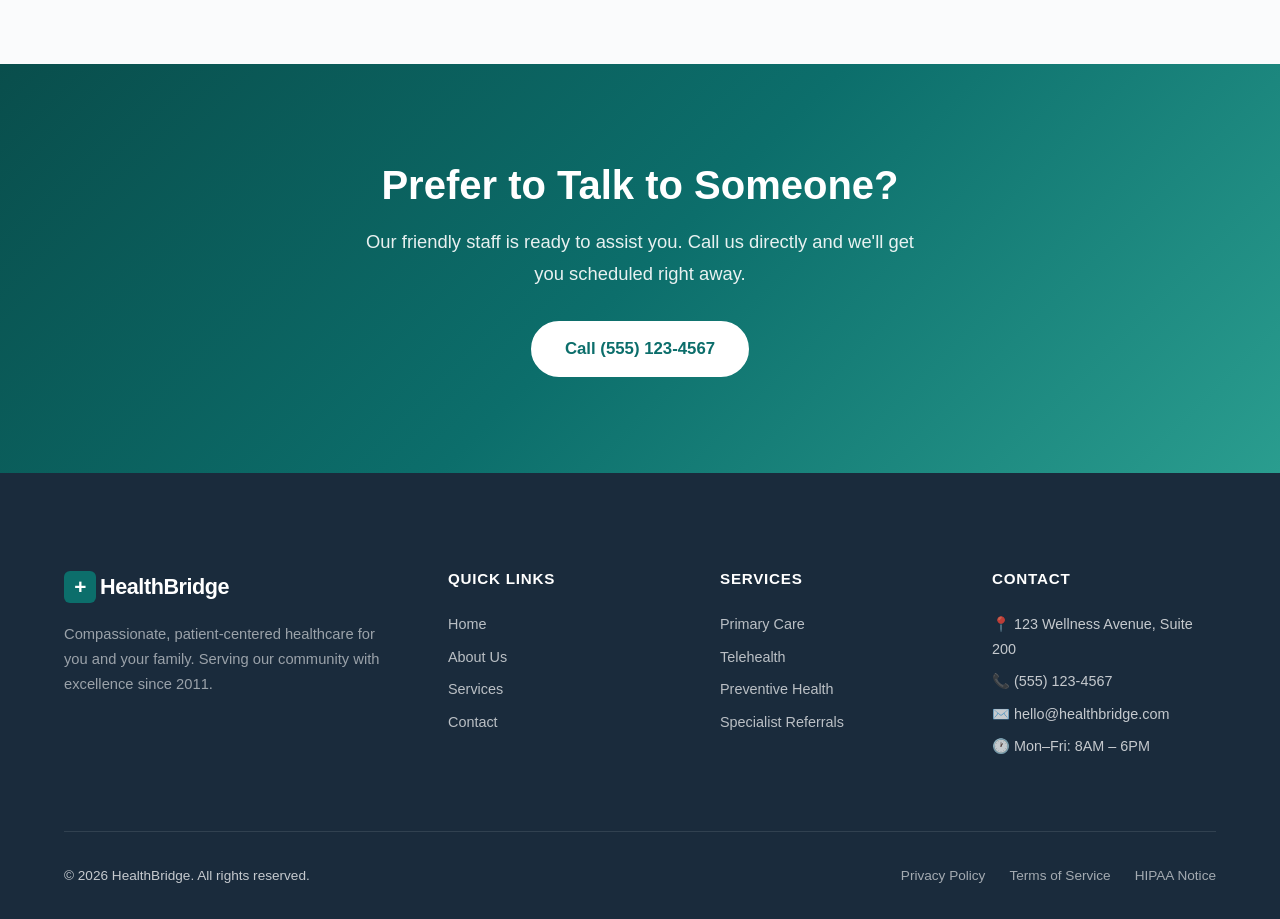
<file: website_health/contact.html>
<!DOCTYPE html>
<html lang="en">
<head>
    <meta charset="UTF-8">
    <meta name="viewport" content="width=device-width, initial-scale=1.0">
    <title>Contact Us — HealthBridge</title>
    <meta name="description" content="Get in touch with HealthBridge. Book an appointment, ask a question, or visit us at our location. We're here to help.">
    <link rel="stylesheet" href="style.css">
    <link rel="icon" href="data:image/svg+xml,<svg xmlns='http://www.w3.org/2000/svg' viewBox='0 0 100 100'><text y='.9em' font-size='90'>🏥</text></svg>">
</head>
<body>

    <!-- Navigation -->
    <nav class="navbar" id="navbar">
        <div class="container nav-container">
            <a href="index.html" class="logo">
                <span class="logo-icon">+</span> HealthBridge
            </a>
            <button class="nav-toggle" id="navToggle" aria-label="Toggle navigation">
                <span></span><span></span><span></span>
            </button>
            <ul class="nav-links" id="navLinks">
                <li><a href="index.html">Home</a></li>
                <li><a href="about.html">About</a></li>
                <li><a href="services.html">Services</a></li>
                <li><a href="contact.html" class="active">Contact</a></li>
                <li><a href="contact.html" class="btn btn-nav">Book Appointment</a></li>
            </ul>
        </div>
    </nav>

    <!-- Page Hero -->
    <section class="page-hero">
        <div class="container">
            <span class="section-badge">Get in Touch</span>
            <h1>Contact Us</h1>
            <p>Have a question or ready to schedule your visit? We'd love to hear from you.</p>
        </div>
    </section>

    <!-- Contact Content -->
    <section class="section">
        <div class="container contact-grid">

            <!-- Contact Info -->
            <div>
                <div class="contact-info-cards">
                    <div class="contact-info-card">
                        <div class="contact-info-icon">📍</div>
                        <div>
                            <h4>Visit Us</h4>
                            <p>123 Wellness Avenue, Suite 200<br>Springfield, IL 62701</p>
                        </div>
                    </div>
                    <div class="contact-info-card">
                        <div class="contact-info-icon">📞</div>
                        <div>
                            <h4>Call Us</h4>
                            <p>(555) 123-4567<br>Mon–Fri: 8:00 AM – 6:00 PM</p>
                        </div>
                    </div>
                    <div class="contact-info-card">
                        <div class="contact-info-icon">✉️</div>
                        <div>
                            <h4>Email Us</h4>
                            <p>hello@healthbridge.com<br>We respond within 24 hours</p>
                        </div>
                    </div>
                    <div class="contact-info-card">
                        <div class="contact-info-icon">🕐</div>
                        <div>
                            <h4>Office Hours</h4>
                            <p>Monday – Friday: 8:00 AM – 6:00 PM<br>Saturday: 9:00 AM – 1:00 PM<br>Sunday: Closed</p>
                        </div>
                    </div>
                    <div class="contact-info-card">
                        <div class="contact-info-icon">🚨</div>
                        <div>
                            <h4>Emergencies</h4>
                            <p>For life-threatening emergencies, please call <strong>911</strong> or go to your nearest emergency room.</p>
                        </div>
                    </div>
                </div>
            </div>

            <!-- Contact Form -->
            <div class="contact-form">
                <h3>Send Us a Message</h3>
                <form id="contactForm" action="#" method="POST">
                    <div class="form-row">
                        <div class="form-group">
                            <label for="firstName">First Name *</label>
                            <input type="text" id="firstName" name="firstName" required placeholder="John">
                        </div>
                        <div class="form-group">
                            <label for="lastName">Last Name *</label>
                            <input type="text" id="lastName" name="lastName" required placeholder="Doe">
                        </div>
                    </div>
                    <div class="form-row">
                        <div class="form-group">
                            <label for="email">Email *</label>
                            <input type="email" id="email" name="email" required placeholder="john@example.com">
                        </div>
                        <div class="form-group">
                            <label for="phone">Phone</label>
                            <input type="tel" id="phone" name="phone" placeholder="(555) 000-0000">
                        </div>
                    </div>
                    <div class="form-group">
                        <label for="subject">Subject *</label>
                        <select id="subject" name="subject" required>
                            <option value="" disabled selected>Choose a topic...</option>
                            <option value="appointment">Book an Appointment</option>
                            <option value="general">General Inquiry</option>
                            <option value="insurance">Insurance Question</option>
                            <option value="telehealth">Telehealth Consultation</option>
                            <option value="feedback">Feedback</option>
                            <option value="other">Other</option>
                        </select>
                    </div>
                    <div class="form-group">
                        <label for="message">Message *</label>
                        <textarea id="message" name="message" required placeholder="How can we help you?"></textarea>
                    </div>
                    <div class="form-submit">
                        <button type="submit" class="btn btn-primary btn-lg">Send Message</button>
                    </div>
                </form>
            </div>

        </div>

        <!-- Map Placeholder -->
        <div class="container">
            <div class="map-placeholder">
                📍 Map — 123 Wellness Avenue, Suite 200, Springfield, IL 62701<br>
                <em style="font-size: 0.85rem; margin-top: 0.5rem; display: block;">Replace this with a Google Maps embed or interactive map</em>
            </div>
        </div>
    </section>

    <!-- CTA Section -->
    <section class="cta-section">
        <div class="container cta-content">
            <h2>Prefer to Talk to Someone?</h2>
            <p>Our friendly staff is ready to assist you. Call us directly and we'll get you scheduled right away.</p>
            <div class="cta-actions">
                <a href="tel:+15551234567" class="btn btn-white btn-lg">Call (555) 123-4567</a>
            </div>
        </div>
    </section>

    <!-- Footer -->
    <footer class="footer">
        <div class="container">
            <div class="footer-grid">
                <div class="footer-brand">
                    <a href="index.html" class="logo">
                        <span class="logo-icon">+</span> HealthBridge
                    </a>
                    <p>Compassionate, patient-centered healthcare for you and your family. Serving our community with excellence since 2011.</p>
                </div>
                <div class="footer-links">
                    <h4>Quick Links</h4>
                    <ul>
                        <li><a href="index.html">Home</a></li>
                        <li><a href="about.html">About Us</a></li>
                        <li><a href="services.html">Services</a></li>
                        <li><a href="contact.html">Contact</a></li>
                    </ul>
                </div>
                <div class="footer-links">
                    <h4>Services</h4>
                    <ul>
                        <li><a href="services.html">Primary Care</a></li>
                        <li><a href="services.html">Telehealth</a></li>
                        <li><a href="services.html">Preventive Health</a></li>
                        <li><a href="services.html">Specialist Referrals</a></li>
                    </ul>
                </div>
                <div class="footer-contact">
                    <h4>Contact</h4>
                    <ul>
                        <li>📍 123 Wellness Avenue, Suite 200</li>
                        <li>📞 (555) 123-4567</li>
                        <li>✉️ hello@healthbridge.com</li>
                        <li>🕐 Mon–Fri: 8AM – 6PM</li>
                    </ul>
                </div>
            </div>
            <div class="footer-bottom">
                <p>&copy; 2026 HealthBridge. All rights reserved.</p>
                <div class="footer-legal">
                    <a href="#">Privacy Policy</a>
                    <a href="#">Terms of Service</a>
                    <a href="#">HIPAA Notice</a>
                </div>
            </div>
        </div>
    </footer>

    <script src="script.js"></script>
</body>
</html>
</file>
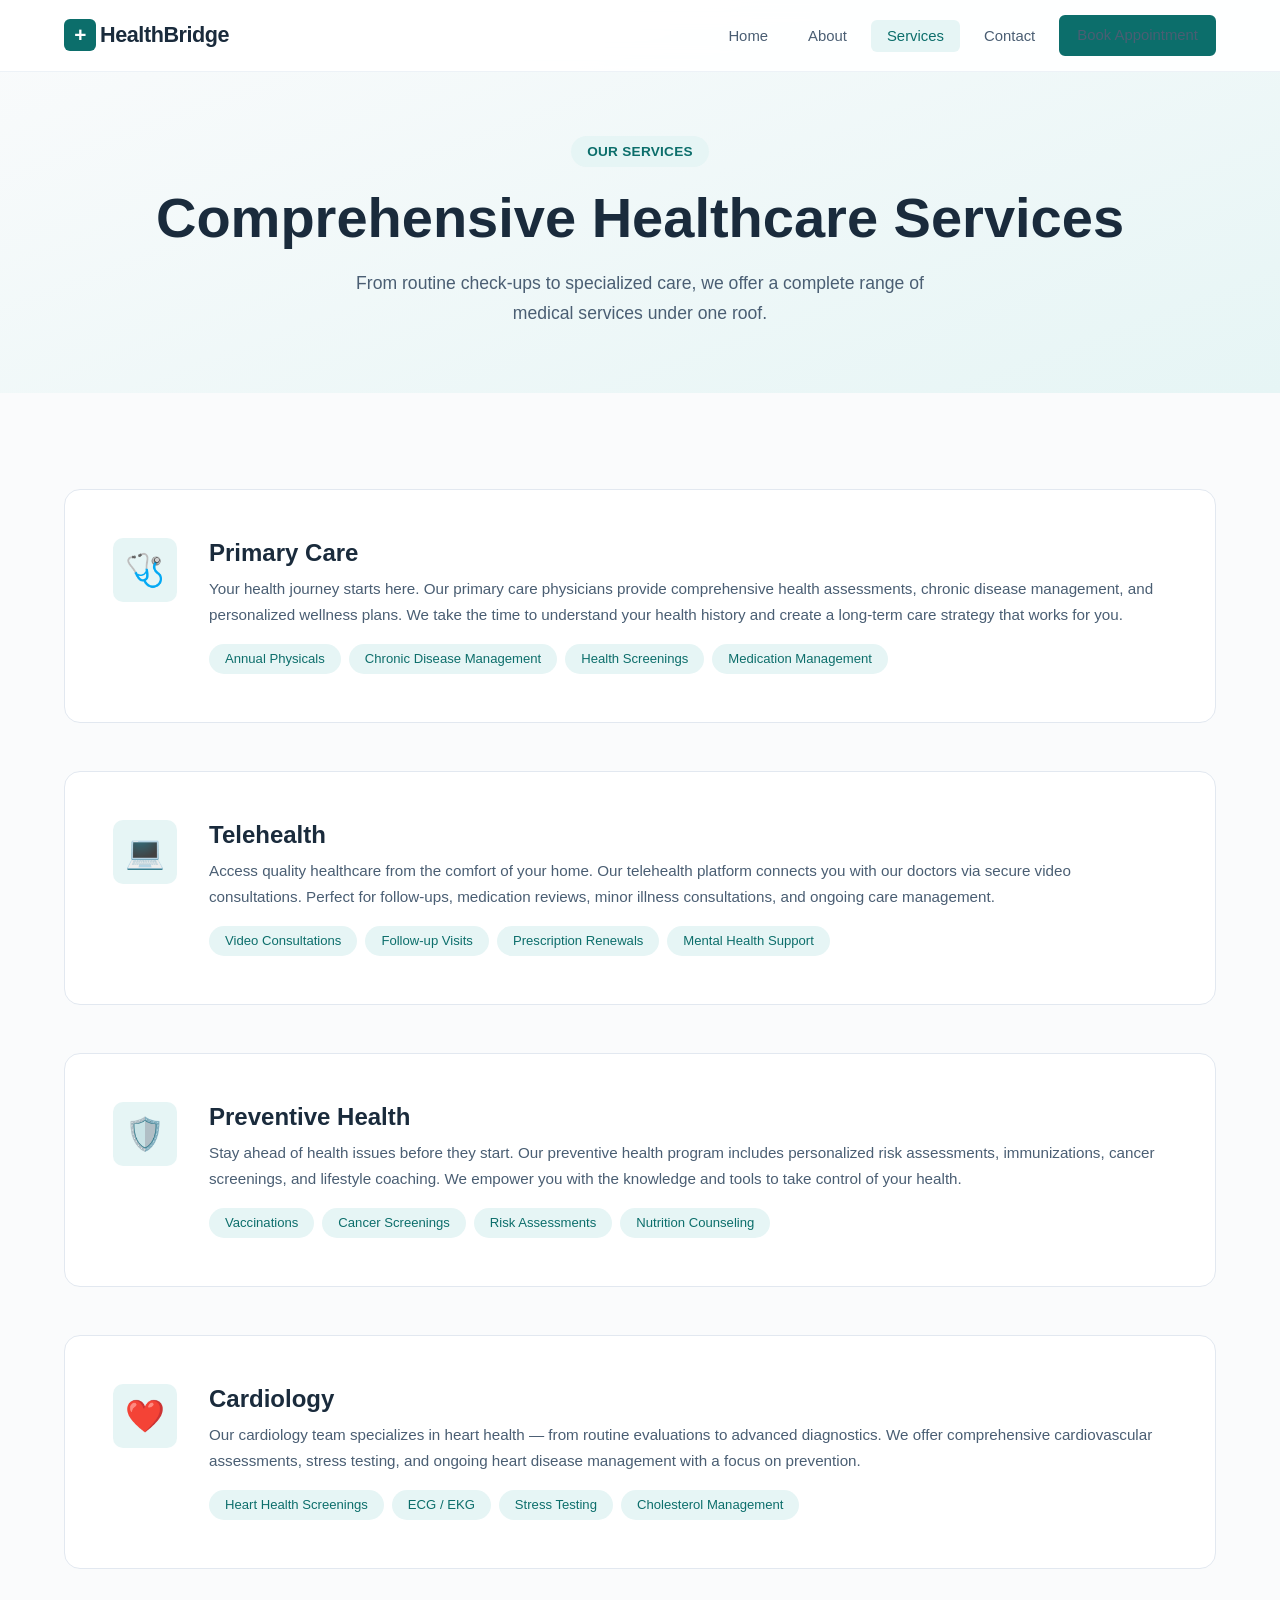
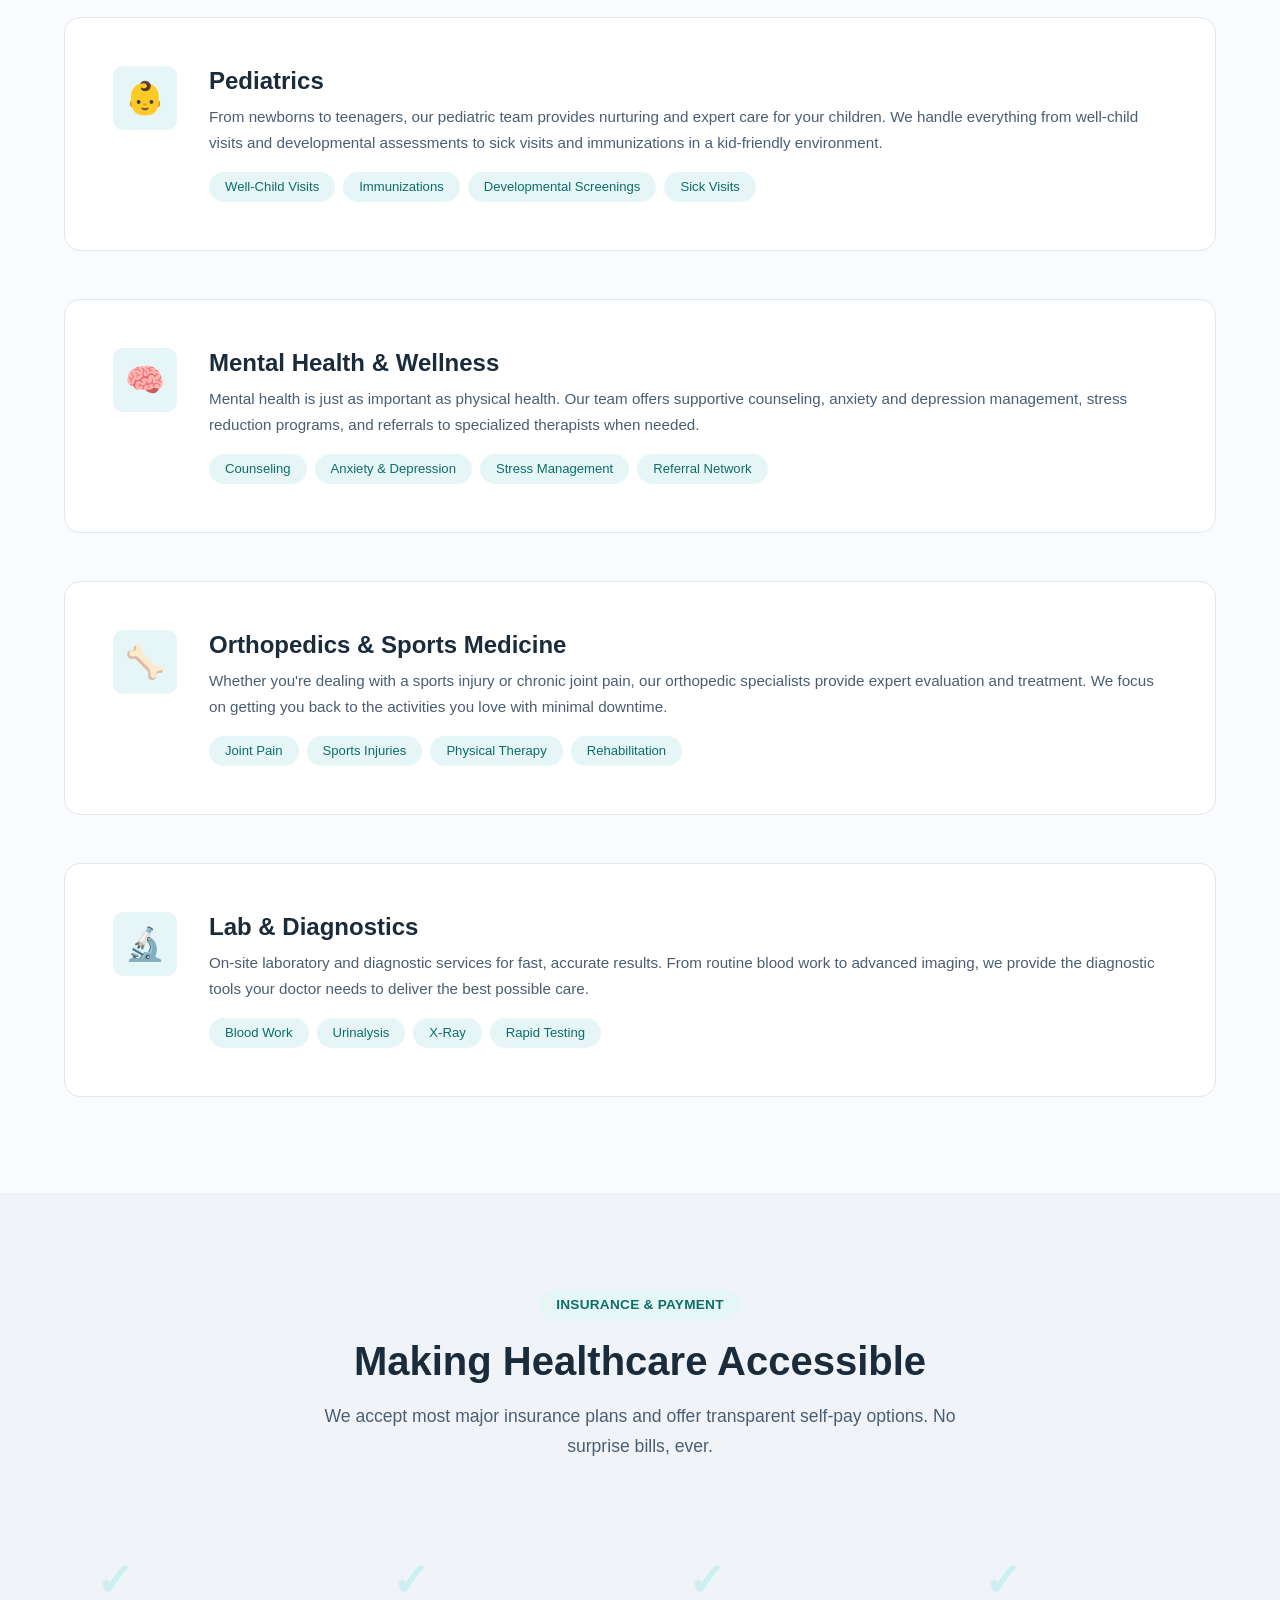
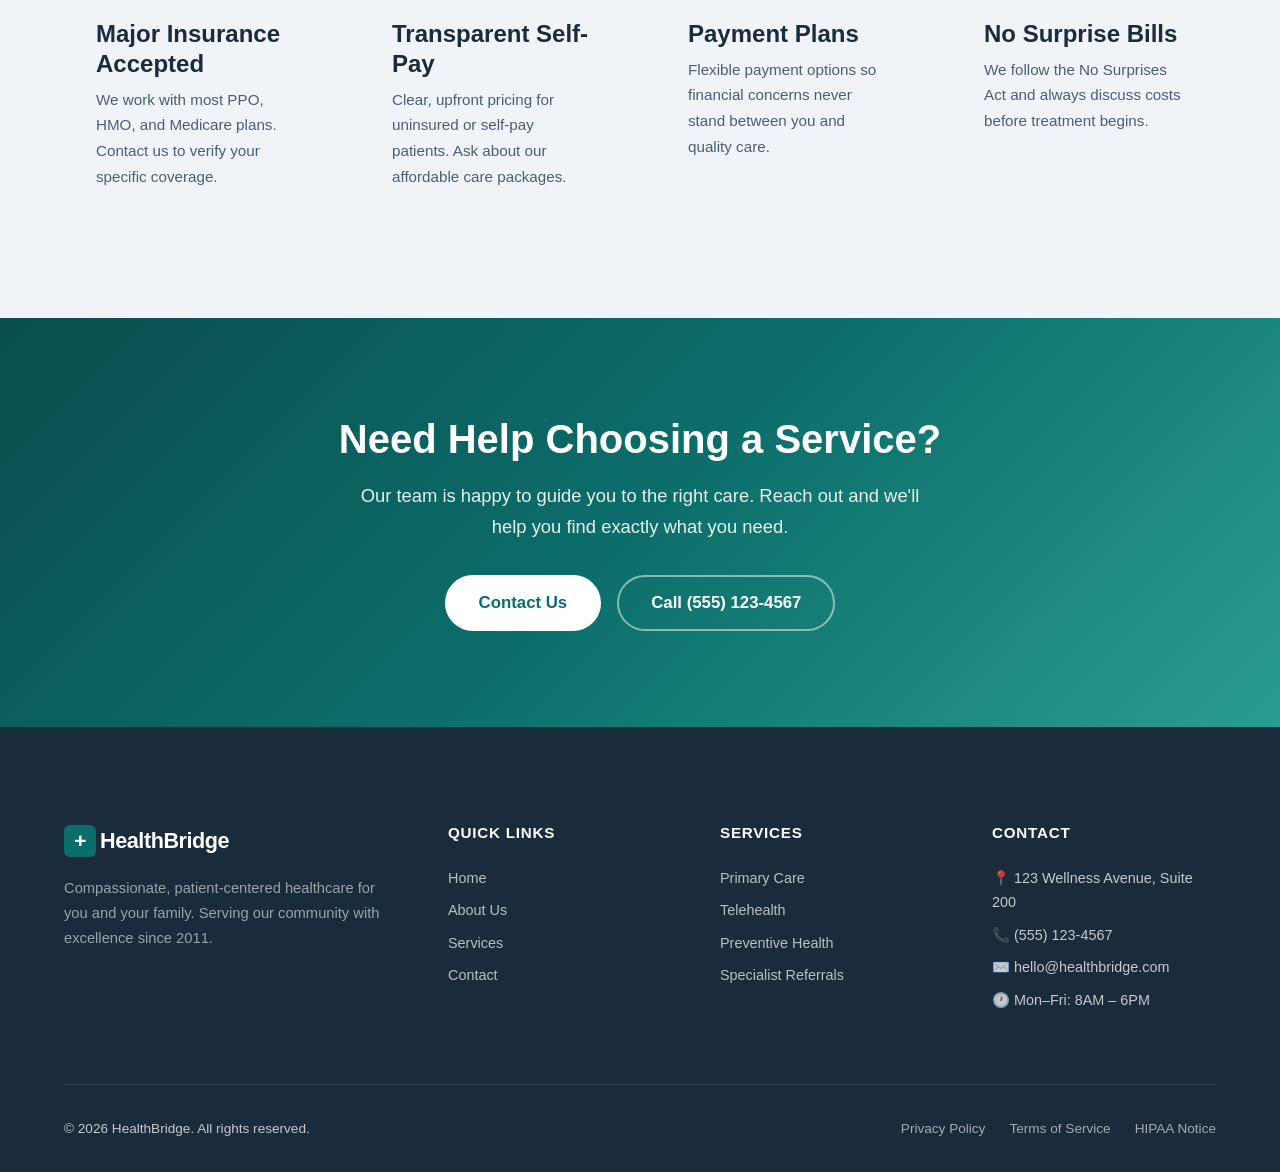
<file: website_health/services.html>
<!DOCTYPE html>
<html lang="en">
<head>
    <meta charset="UTF-8">
    <meta name="viewport" content="width=device-width, initial-scale=1.0">
    <title>Services — HealthBridge</title>
    <meta name="description" content="Explore HealthBridge's full range of healthcare services including primary care, telehealth, preventive health, cardiology, pediatrics, and more.">
    <link rel="stylesheet" href="style.css">
    <link rel="icon" href="data:image/svg+xml,<svg xmlns='http://www.w3.org/2000/svg' viewBox='0 0 100 100'><text y='.9em' font-size='90'>🏥</text></svg>">
</head>
<body>

    <!-- Navigation -->
    <nav class="navbar" id="navbar">
        <div class="container nav-container">
            <a href="index.html" class="logo">
                <span class="logo-icon">+</span> HealthBridge
            </a>
            <button class="nav-toggle" id="navToggle" aria-label="Toggle navigation">
                <span></span><span></span><span></span>
            </button>
            <ul class="nav-links" id="navLinks">
                <li><a href="index.html">Home</a></li>
                <li><a href="about.html">About</a></li>
                <li><a href="services.html" class="active">Services</a></li>
                <li><a href="contact.html">Contact</a></li>
                <li><a href="contact.html" class="btn btn-nav">Book Appointment</a></li>
            </ul>
        </div>
    </nav>

    <!-- Page Hero -->
    <section class="page-hero">
        <div class="container">
            <span class="section-badge">Our Services</span>
            <h1>Comprehensive Healthcare Services</h1>
            <p>From routine check-ups to specialized care, we offer a complete range of medical services under one roof.</p>
        </div>
    </section>

    <!-- Services Detail -->
    <section class="section">
        <div class="container">
            <div class="services-detail-grid">

                <div class="service-detail-card">
                    <div class="service-detail-icon">🩺</div>
                    <div class="service-detail-content">
                        <h3>Primary Care</h3>
                        <p>Your health journey starts here. Our primary care physicians provide comprehensive health assessments, chronic disease management, and personalized wellness plans. We take the time to understand your health history and create a long-term care strategy that works for you.</p>
                        <div class="service-features">
                            <span class="service-feature-tag">Annual Physicals</span>
                            <span class="service-feature-tag">Chronic Disease Management</span>
                            <span class="service-feature-tag">Health Screenings</span>
                            <span class="service-feature-tag">Medication Management</span>
                        </div>
                    </div>
                </div>

                <div class="service-detail-card">
                    <div class="service-detail-icon">💻</div>
                    <div class="service-detail-content">
                        <h3>Telehealth</h3>
                        <p>Access quality healthcare from the comfort of your home. Our telehealth platform connects you with our doctors via secure video consultations. Perfect for follow-ups, medication reviews, minor illness consultations, and ongoing care management.</p>
                        <div class="service-features">
                            <span class="service-feature-tag">Video Consultations</span>
                            <span class="service-feature-tag">Follow-up Visits</span>
                            <span class="service-feature-tag">Prescription Renewals</span>
                            <span class="service-feature-tag">Mental Health Support</span>
                        </div>
                    </div>
                </div>

                <div class="service-detail-card">
                    <div class="service-detail-icon">🛡️</div>
                    <div class="service-detail-content">
                        <h3>Preventive Health</h3>
                        <p>Stay ahead of health issues before they start. Our preventive health program includes personalized risk assessments, immunizations, cancer screenings, and lifestyle coaching. We empower you with the knowledge and tools to take control of your health.</p>
                        <div class="service-features">
                            <span class="service-feature-tag">Vaccinations</span>
                            <span class="service-feature-tag">Cancer Screenings</span>
                            <span class="service-feature-tag">Risk Assessments</span>
                            <span class="service-feature-tag">Nutrition Counseling</span>
                        </div>
                    </div>
                </div>

                <div class="service-detail-card">
                    <div class="service-detail-icon">❤️</div>
                    <div class="service-detail-content">
                        <h3>Cardiology</h3>
                        <p>Our cardiology team specializes in heart health — from routine evaluations to advanced diagnostics. We offer comprehensive cardiovascular assessments, stress testing, and ongoing heart disease management with a focus on prevention.</p>
                        <div class="service-features">
                            <span class="service-feature-tag">Heart Health Screenings</span>
                            <span class="service-feature-tag">ECG / EKG</span>
                            <span class="service-feature-tag">Stress Testing</span>
                            <span class="service-feature-tag">Cholesterol Management</span>
                        </div>
                    </div>
                </div>

                <div class="service-detail-card">
                    <div class="service-detail-icon">👶</div>
                    <div class="service-detail-content">
                        <h3>Pediatrics</h3>
                        <p>From newborns to teenagers, our pediatric team provides nurturing and expert care for your children. We handle everything from well-child visits and developmental assessments to sick visits and immunizations in a kid-friendly environment.</p>
                        <div class="service-features">
                            <span class="service-feature-tag">Well-Child Visits</span>
                            <span class="service-feature-tag">Immunizations</span>
                            <span class="service-feature-tag">Developmental Screenings</span>
                            <span class="service-feature-tag">Sick Visits</span>
                        </div>
                    </div>
                </div>

                <div class="service-detail-card">
                    <div class="service-detail-icon">🧠</div>
                    <div class="service-detail-content">
                        <h3>Mental Health & Wellness</h3>
                        <p>Mental health is just as important as physical health. Our team offers supportive counseling, anxiety and depression management, stress reduction programs, and referrals to specialized therapists when needed.</p>
                        <div class="service-features">
                            <span class="service-feature-tag">Counseling</span>
                            <span class="service-feature-tag">Anxiety & Depression</span>
                            <span class="service-feature-tag">Stress Management</span>
                            <span class="service-feature-tag">Referral Network</span>
                        </div>
                    </div>
                </div>

                <div class="service-detail-card">
                    <div class="service-detail-icon">🦴</div>
                    <div class="service-detail-content">
                        <h3>Orthopedics & Sports Medicine</h3>
                        <p>Whether you're dealing with a sports injury or chronic joint pain, our orthopedic specialists provide expert evaluation and treatment. We focus on getting you back to the activities you love with minimal downtime.</p>
                        <div class="service-features">
                            <span class="service-feature-tag">Joint Pain</span>
                            <span class="service-feature-tag">Sports Injuries</span>
                            <span class="service-feature-tag">Physical Therapy</span>
                            <span class="service-feature-tag">Rehabilitation</span>
                        </div>
                    </div>
                </div>

                <div class="service-detail-card">
                    <div class="service-detail-icon">🔬</div>
                    <div class="service-detail-content">
                        <h3>Lab & Diagnostics</h3>
                        <p>On-site laboratory and diagnostic services for fast, accurate results. From routine blood work to advanced imaging, we provide the diagnostic tools your doctor needs to deliver the best possible care.</p>
                        <div class="service-features">
                            <span class="service-feature-tag">Blood Work</span>
                            <span class="service-feature-tag">Urinalysis</span>
                            <span class="service-feature-tag">X-Ray</span>
                            <span class="service-feature-tag">Rapid Testing</span>
                        </div>
                    </div>
                </div>

            </div>
        </div>
    </section>

    <!-- Insurance / Payment -->
    <section class="section section-alt">
        <div class="container">
            <div class="section-header">
                <span class="section-badge">Insurance & Payment</span>
                <h2>Making Healthcare Accessible</h2>
                <p>We accept most major insurance plans and offer transparent self-pay options. No surprise bills, ever.</p>
            </div>
            <div class="features-grid">
                <div class="feature-item">
                    <div class="feature-number">✓</div>
                    <h3>Major Insurance Accepted</h3>
                    <p>We work with most PPO, HMO, and Medicare plans. Contact us to verify your specific coverage.</p>
                </div>
                <div class="feature-item">
                    <div class="feature-number">✓</div>
                    <h3>Transparent Self-Pay</h3>
                    <p>Clear, upfront pricing for uninsured or self-pay patients. Ask about our affordable care packages.</p>
                </div>
                <div class="feature-item">
                    <div class="feature-number">✓</div>
                    <h3>Payment Plans</h3>
                    <p>Flexible payment options so financial concerns never stand between you and quality care.</p>
                </div>
                <div class="feature-item">
                    <div class="feature-number">✓</div>
                    <h3>No Surprise Bills</h3>
                    <p>We follow the No Surprises Act and always discuss costs before treatment begins.</p>
                </div>
            </div>
        </div>
    </section>

    <!-- CTA Section -->
    <section class="cta-section">
        <div class="container cta-content">
            <h2>Need Help Choosing a Service?</h2>
            <p>Our team is happy to guide you to the right care. Reach out and we'll help you find exactly what you need.</p>
            <div class="cta-actions">
                <a href="contact.html" class="btn btn-white btn-lg">Contact Us</a>
                <a href="tel:+15551234567" class="btn btn-outline-white btn-lg">Call (555) 123-4567</a>
            </div>
        </div>
    </section>

    <!-- Footer -->
    <footer class="footer">
        <div class="container">
            <div class="footer-grid">
                <div class="footer-brand">
                    <a href="index.html" class="logo">
                        <span class="logo-icon">+</span> HealthBridge
                    </a>
                    <p>Compassionate, patient-centered healthcare for you and your family. Serving our community with excellence since 2011.</p>
                </div>
                <div class="footer-links">
                    <h4>Quick Links</h4>
                    <ul>
                        <li><a href="index.html">Home</a></li>
                        <li><a href="about.html">About Us</a></li>
                        <li><a href="services.html">Services</a></li>
                        <li><a href="contact.html">Contact</a></li>
                    </ul>
                </div>
                <div class="footer-links">
                    <h4>Services</h4>
                    <ul>
                        <li><a href="services.html">Primary Care</a></li>
                        <li><a href="services.html">Telehealth</a></li>
                        <li><a href="services.html">Preventive Health</a></li>
                        <li><a href="services.html">Specialist Referrals</a></li>
                    </ul>
                </div>
                <div class="footer-contact">
                    <h4>Contact</h4>
                    <ul>
                        <li>📍 123 Wellness Avenue, Suite 200</li>
                        <li>📞 (555) 123-4567</li>
                        <li>✉️ hello@healthbridge.com</li>
                        <li>🕐 Mon–Fri: 8AM – 6PM</li>
                    </ul>
                </div>
            </div>
            <div class="footer-bottom">
                <p>&copy; 2026 HealthBridge. All rights reserved.</p>
                <div class="footer-legal">
                    <a href="#">Privacy Policy</a>
                    <a href="#">Terms of Service</a>
                    <a href="#">HIPAA Notice</a>
                </div>
            </div>
        </div>
    </footer>

    <script src="script.js"></script>
</body>
</html>
</file>
<file: style.css>
/* ============================================
   HealthBridge — Global Styles
   Elegant purple palette · serif/sans pairing
   ============================================ */

/* ---------- CSS Custom Properties ---------- */
:root {
    /* Purples */
    --color-primary: #5B3A8C;          /* royal plum */
    --color-primary-light: #7A55B0;
    --color-primary-dark: #3E2563;
    --color-primary-50: #F4EFFA;
    --color-primary-100: #E5D9F2;
    --color-primary-200: #C7B0E2;

    --color-accent: #B89BD9;           /* soft lavender */
    --color-accent-deep: #2A1A4A;      /* deep aubergine */

    --color-bg: #FBFAFD;
    --color-bg-alt: #F4EFFA;
    --color-white: #FFFFFF;
    --color-surface: #FFFFFF;

    --color-text: #1F1530;
    --color-text-secondary: #4E4262;
    --color-text-muted: #8A7FA0;
    --color-text-inverse: #FFFFFF;

    --color-border: #ECE4F4;
    --color-border-light: #F2EBF7;

    /* Typography */
    --font-sans: 'Inter', -apple-system, BlinkMacSystemFont, 'Segoe UI', Roboto, 'Helvetica Neue', Arial, sans-serif;
    --font-display: 'Playfair Display', 'Cormorant Garamond', Georgia, 'Times New Roman', serif;

    /* Spacing */
    --space-xs: 0.25rem;
    --space-sm: 0.5rem;
    --space-md: 1rem;
    --space-lg: 1.5rem;
    --space-xl: 2rem;
    --space-2xl: 3rem;
    --space-3xl: 4rem;
    --space-4xl: 6rem;

    /* Sizing */
    --container-max: 1180px;
    --nav-height: 76px;

    /* Radius */
    --radius-sm: 6px;
    --radius-md: 10px;
    --radius-lg: 16px;
    --radius-xl: 24px;
    --radius-full: 9999px;

    /* Shadows — soft, plum-tinted */
    --shadow-sm: 0 1px 2px rgba(62, 37, 99, 0.06);
    --shadow-md: 0 6px 18px rgba(62, 37, 99, 0.08);
    --shadow-lg: 0 18px 48px rgba(62, 37, 99, 0.12);
    --shadow-xl: 0 28px 70px rgba(62, 37, 99, 0.16);

    /* Transitions */
    --transition-fast: 150ms ease;
    --transition-base: 250ms ease;
    --transition-slow: 400ms ease;
}


/* ---------- Reset & Base ---------- */
*,
*::before,
*::after {
    box-sizing: border-box;
    margin: 0;
    padding: 0;
}

html {
    scroll-behavior: smooth;
    -webkit-text-size-adjust: 100%;
}

body {
    font-family: var(--font-sans);
    font-size: 1rem;
    line-height: 1.7;
    color: var(--color-text);
    background-color: var(--color-bg);
    -webkit-font-smoothing: antialiased;
    -moz-osx-font-smoothing: grayscale;
}

img {
    max-width: 100%;
    height: auto;
    display: block;
}

a {
    color: var(--color-primary);
    text-decoration: none;
    transition: color var(--transition-fast);
}

a:hover {
    color: var(--color-primary-light);
}

ul {
    list-style: none;
}

h1, h2, h3, h4, h5, h6 {
    font-family: var(--font-display);
    font-weight: 600;
    line-height: 1.2;
    letter-spacing: -0.01em;
    color: var(--color-text);
}

h1 { font-size: clamp(2.4rem, 5.2vw, 3.8rem); font-weight: 600; }
h2 { font-size: clamp(1.9rem, 3.6vw, 2.6rem); }
h3 { font-size: clamp(1.2rem, 2vw, 1.45rem); font-weight: 600; }
h4 { font-size: 1.05rem; font-weight: 600; }


/* ---------- Utilities ---------- */
.container {
    width: 100%;
    max-width: var(--container-max);
    margin-inline: auto;
    padding-inline: var(--space-lg);
}

.section {
    padding: var(--space-4xl) 0;
}

.section-alt {
    background-color: var(--color-bg-alt);
}

.section-header {
    text-align: center;
    max-width: 660px;
    margin-inline: auto;
    margin-bottom: var(--space-3xl);
}

.section-header p {
    margin-top: var(--space-md);
    color: var(--color-text-secondary);
    font-size: 1.08rem;
}

.section-badge {
    display: inline-block;
    padding: 0.35rem 0.9rem;
    background: var(--color-primary-50);
    color: var(--color-primary);
    font-family: var(--font-sans);
    font-size: 0.78rem;
    font-weight: 600;
    border-radius: var(--radius-full);
    margin-bottom: var(--space-md);
    letter-spacing: 0.12em;
    text-transform: uppercase;
}

.section-cta {
    text-align: center;
    margin-top: var(--space-2xl);
}

.text-gradient {
    background: linear-gradient(135deg, var(--color-primary), var(--color-accent));
    -webkit-background-clip: text;
    -webkit-text-fill-color: transparent;
    background-clip: text;
    font-style: italic;
}


/* ---------- Buttons ---------- */
.btn {
    display: inline-flex;
    align-items: center;
    justify-content: center;
    gap: var(--space-sm);
    padding: 0.75rem 1.7rem;
    font-family: var(--font-sans);
    font-size: 0.95rem;
    font-weight: 600;
    line-height: 1.4;
    border: 1.5px solid transparent;
    border-radius: var(--radius-full);
    cursor: pointer;
    transition: all var(--transition-base);
    text-decoration: none;
    white-space: nowrap;
    letter-spacing: 0.01em;
}

.btn-lg {
    padding: 0.95rem 2.1rem;
    font-size: 1rem;
}

.btn-primary {
    background: var(--color-primary);
    color: var(--color-text-inverse);
    border-color: var(--color-primary);
}

.btn-primary:hover {
    background: var(--color-primary-dark);
    border-color: var(--color-primary-dark);
    color: var(--color-text-inverse);
    transform: translateY(-1px);
    box-shadow: var(--shadow-md);
}

.btn-outline {
    background: transparent;
    color: var(--color-primary);
    border-color: var(--color-primary-200);
}

.btn-outline:hover {
    background: var(--color-primary);
    color: var(--color-text-inverse);
    border-color: var(--color-primary);
    transform: translateY(-1px);
}

.btn-white {
    background: var(--color-white);
    color: var(--color-primary);
    border-color: var(--color-white);
}

.btn-white:hover {
    background: var(--color-primary-50);
    border-color: var(--color-primary-50);
    transform: translateY(-1px);
    box-shadow: var(--shadow-md);
}

.btn-outline-white {
    background: transparent;
    color: var(--color-white);
    border-color: rgba(255, 255, 255, 0.5);
}

.btn-outline-white:hover {
    background: rgba(255, 255, 255, 0.12);
    border-color: var(--color-white);
    color: var(--color-white);
}

.btn-nav {
    padding: 0.55rem 1.3rem;
    font-size: 0.88rem;
    background: var(--color-primary);
    color: var(--color-text-inverse);
    border-color: var(--color-primary);
}

.btn-nav:hover {
    background: var(--color-primary-dark);
    border-color: var(--color-primary-dark);
    color: var(--color-text-inverse);
}


/* ---------- Navbar ---------- */
.navbar {
    position: fixed;
    top: 0;
    left: 0;
    right: 0;
    z-index: 1000;
    height: var(--nav-height);
    background: rgba(251, 250, 253, 0.85);
    backdrop-filter: blur(14px);
    -webkit-backdrop-filter: blur(14px);
    border-bottom: 1px solid transparent;
    transition: border-color var(--transition-base), box-shadow var(--transition-base);
}

.navbar.scrolled {
    border-bottom-color: var(--color-border-light);
    box-shadow: var(--shadow-sm);
}

.nav-container {
    display: flex;
    align-items: center;
    justify-content: space-between;
    height: 100%;
}

.logo {
    display: inline-flex;
    align-items: center;
    gap: 0.6rem;
    font-family: var(--font-display);
    font-size: 1.55rem;
    font-weight: 600;
    color: var(--color-text);
    letter-spacing: -0.01em;
}

.logo:hover {
    color: var(--color-text);
}

.logo-mark {
    display: inline-flex;
    align-items: center;
    justify-content: center;
    width: 34px;
    height: 34px;
    background: linear-gradient(135deg, var(--color-primary), var(--color-primary-light));
    color: var(--color-white);
    border-radius: var(--radius-sm);
    box-shadow: 0 4px 10px rgba(91, 58, 140, 0.25);
}

.logo-mark svg {
    width: 18px;
    height: 18px;
}

.nav-links {
    display: flex;
    align-items: center;
    gap: var(--space-xs);
}

.nav-links a {
    padding: 0.55rem 0.95rem;
    font-family: var(--font-sans);
    font-size: 0.92rem;
    font-weight: 500;
    color: var(--color-text-secondary);
    border-radius: var(--radius-sm);
    transition: all var(--transition-fast);
}

.nav-links a:hover,
.nav-links a.active {
    color: var(--color-primary);
    background: var(--color-primary-50);
}

.nav-links li:last-child a.btn-nav {
    margin-left: var(--space-sm);
}

.nav-links li:last-child a.btn-nav:hover {
    background: var(--color-primary-dark);
}

.nav-toggle {
    display: none;
    flex-direction: column;
    gap: 5px;
    background: none;
    border: none;
    cursor: pointer;
    padding: var(--space-sm);
}

.nav-toggle span {
    width: 22px;
    height: 2px;
    background: var(--color-text);
    border-radius: 2px;
    transition: all var(--transition-fast);
}


/* ---------- Hero ---------- */
.hero {
    position: relative;
    padding-top: calc(var(--nav-height) + var(--space-4xl));
    padding-bottom: var(--space-4xl);
    background:
        radial-gradient(ellipse at top right, rgba(184, 155, 217, 0.25), transparent 55%),
        radial-gradient(ellipse at bottom left, rgba(91, 58, 140, 0.08), transparent 50%),
        linear-gradient(180deg, var(--color-bg) 0%, var(--color-bg) 100%);
    overflow: hidden;
}

.hero-content {
    display: grid;
    grid-template-columns: 1.15fr 0.85fr;
    gap: var(--space-3xl);
    align-items: center;
}

.hero-eyebrow {
    display: inline-block;
    font-family: var(--font-sans);
    font-size: 0.78rem;
    font-weight: 600;
    color: var(--color-primary);
    letter-spacing: 0.18em;
    text-transform: uppercase;
    margin-bottom: var(--space-lg);
}

.hero-text h1 {
    margin-bottom: var(--space-lg);
}

.hero-text p {
    font-size: 1.15rem;
    color: var(--color-text-secondary);
    max-width: 540px;
    margin-bottom: var(--space-xl);
}

.hero-actions {
    display: flex;
    gap: var(--space-md);
    flex-wrap: wrap;
}

.hero-visual {
    display: flex;
    justify-content: center;
    align-items: center;
}

.hero-card {
    position: relative;
    width: 320px;
    height: 320px;
    display: flex;
    align-items: center;
    justify-content: center;
}

.hero-card::before,
.hero-card::after {
    content: '';
    position: absolute;
    border-radius: 50%;
    border: 1px solid var(--color-primary-100);
}

.hero-card::before {
    inset: 0;
    animation: pulse 4s ease-in-out infinite;
}

.hero-card::after {
    inset: 30px;
    border-color: var(--color-primary-200);
    opacity: 0.6;
    animation: pulse 4s ease-in-out infinite reverse;
}

.hero-emblem {
    position: relative;
    width: 180px;
    height: 180px;
    border-radius: 50%;
    background: linear-gradient(135deg, var(--color-primary), var(--color-primary-light));
    display: flex;
    align-items: center;
    justify-content: center;
    color: var(--color-white);
    box-shadow: 0 20px 50px rgba(91, 58, 140, 0.3);
    animation: float 6s ease-in-out infinite;
}

.hero-emblem svg {
    width: 80px;
    height: 80px;
}

@keyframes float {
    0%, 100% { transform: translateY(0); }
    50% { transform: translateY(-10px); }
}

@keyframes pulse {
    0%, 100% { transform: scale(1); opacity: 0.7; }
    50% { transform: scale(1.06); opacity: 0.25; }
}


/* ---------- Services Grid ---------- */
.services-grid {
    display: grid;
    grid-template-columns: repeat(auto-fit, minmax(260px, 1fr));
    gap: var(--space-xl);
}

.service-card {
    background: var(--color-surface);
    border: 1px solid var(--color-border);
    border-radius: var(--radius-lg);
    padding: var(--space-2xl);
    transition: all var(--transition-base);
}

.service-card:hover {
    transform: translateY(-4px);
    box-shadow: var(--shadow-lg);
    border-color: var(--color-primary-100);
}

.service-icon {
    width: 52px;
    height: 52px;
    display: inline-flex;
    align-items: center;
    justify-content: center;
    background: var(--color-primary-50);
    border-radius: var(--radius-md);
    margin-bottom: var(--space-lg);
    color: var(--color-primary);
}

.service-icon svg {
    width: 26px;
    height: 26px;
}

.service-card h3 {
    margin-bottom: var(--space-sm);
}

.service-card p {
    color: var(--color-text-secondary);
    font-size: 0.96rem;
    margin-bottom: var(--space-md);
}

.service-link {
    font-family: var(--font-sans);
    font-size: 0.9rem;
    font-weight: 600;
    color: var(--color-primary);
    display: inline-flex;
    align-items: center;
    gap: 0.4rem;
    transition: gap var(--transition-fast);
}

.service-link:hover {
    gap: 0.7rem;
}


/* ---------- Features Grid ---------- */
.features-grid {
    display: grid;
    grid-template-columns: repeat(auto-fit, minmax(250px, 1fr));
    gap: var(--space-xl);
}

.feature-item {
    padding: var(--space-xl) var(--space-lg);
}

.feature-number {
    font-family: var(--font-display);
    font-size: 2.6rem;
    font-style: italic;
    font-weight: 500;
    color: var(--color-primary);
    line-height: 1;
    margin-bottom: var(--space-md);
    opacity: 0.55;
}

.feature-item h3 {
    margin-bottom: var(--space-sm);
}

.feature-item p {
    color: var(--color-text-secondary);
    font-size: 0.96rem;
}


/* ---------- Promise / Approach ---------- */
.promise-grid {
    display: grid;
    grid-template-columns: repeat(auto-fit, minmax(260px, 1fr));
    gap: var(--space-xl);
}

.promise-card {
    background: var(--color-surface);
    border: 1px solid var(--color-border);
    border-radius: var(--radius-lg);
    padding: var(--space-2xl);
}

.promise-card h3 {
    margin-bottom: var(--space-sm);
}

.promise-card p {
    color: var(--color-text-secondary);
    font-size: 0.96rem;
}


/* ---------- CTA Section ---------- */
.cta-section {
    padding: var(--space-4xl) 0;
    background:
        radial-gradient(ellipse at top left, rgba(184, 155, 217, 0.35), transparent 60%),
        linear-gradient(135deg, var(--color-accent-deep), var(--color-primary-dark) 60%, var(--color-primary));
    color: var(--color-text-inverse);
    text-align: center;
}

.cta-content h2 {
    color: var(--color-text-inverse);
    margin-bottom: var(--space-md);
}

.cta-content p {
    font-size: 1.12rem;
    opacity: 0.88;
    max-width: 580px;
    margin-inline: auto;
    margin-bottom: var(--space-xl);
}

.cta-actions {
    display: flex;
    gap: var(--space-md);
    justify-content: center;
    flex-wrap: wrap;
}


/* ---------- Footer ---------- */
.footer {
    background: var(--color-accent-deep);
    color: rgba(255, 255, 255, 0.72);
    padding: var(--space-4xl) 0 var(--space-xl);
}

.footer-grid {
    display: grid;
    grid-template-columns: 1.6fr 1fr 1fr 1.1fr;
    gap: var(--space-2xl);
    margin-bottom: var(--space-3xl);
}

.footer-brand .logo {
    color: var(--color-white);
    margin-bottom: var(--space-md);
}

.footer-brand p {
    font-size: 0.92rem;
    line-height: 1.7;
    opacity: 0.7;
    max-width: 320px;
}

.footer h4 {
    font-family: var(--font-sans);
    color: var(--color-white);
    font-size: 0.78rem;
    font-weight: 600;
    margin-bottom: var(--space-lg);
    text-transform: uppercase;
    letter-spacing: 0.16em;
}

.footer-links ul li,
.footer-contact ul li {
    margin-bottom: var(--space-sm);
    font-size: 0.92rem;
}

.footer-contact ul li {
    color: rgba(255, 255, 255, 0.7);
    line-height: 1.6;
}

.footer-contact .label {
    display: block;
    font-size: 0.72rem;
    font-weight: 600;
    color: rgba(255, 255, 255, 0.45);
    text-transform: uppercase;
    letter-spacing: 0.12em;
    margin-bottom: 0.15rem;
}

.footer-contact a {
    color: rgba(255, 255, 255, 0.85);
}

.footer-contact a:hover {
    color: var(--color-white);
}

.footer-links a {
    color: rgba(255, 255, 255, 0.7);
}

.footer-links a:hover {
    color: var(--color-white);
}

.footer-bottom {
    display: flex;
    justify-content: space-between;
    align-items: center;
    padding-top: var(--space-xl);
    border-top: 1px solid rgba(255, 255, 255, 0.1);
    font-size: 0.85rem;
}

.footer-legal {
    display: flex;
    gap: var(--space-lg);
}

.footer-legal a {
    color: rgba(255, 255, 255, 0.55);
    font-size: 0.85rem;
}

.footer-legal a:hover {
    color: var(--color-white);
}


/* ---------- Page Hero (Interior Pages) ---------- */
.page-hero {
    padding-top: calc(var(--nav-height) + var(--space-3xl));
    padding-bottom: var(--space-3xl);
    background:
        radial-gradient(ellipse at top, rgba(184, 155, 217, 0.25), transparent 60%),
        linear-gradient(180deg, var(--color-bg) 0%, var(--color-primary-50) 100%);
    text-align: center;
}

.page-hero h1 {
    margin-bottom: var(--space-md);
}

.page-hero p {
    color: var(--color-text-secondary);
    font-size: 1.1rem;
    max-width: 620px;
    margin-inline: auto;
}


/* ---------- About Page ---------- */
.about-grid {
    display: grid;
    grid-template-columns: 1fr 1fr;
    gap: var(--space-3xl);
    align-items: center;
}

.about-text h2 {
    margin-bottom: var(--space-lg);
}

.about-text p {
    color: var(--color-text-secondary);
    margin-bottom: var(--space-md);
    font-size: 1.02rem;
}

.about-quote {
    margin-top: var(--space-xl);
    padding-left: var(--space-lg);
    border-left: 3px solid var(--color-primary-200);
    font-family: var(--font-display);
    font-style: italic;
    font-size: 1.15rem;
    color: var(--color-text);
}

.values-grid {
    display: grid;
    grid-template-columns: repeat(auto-fit, minmax(250px, 1fr));
    gap: var(--space-xl);
}

.value-card {
    background: var(--color-surface);
    border: 1px solid var(--color-border);
    border-radius: var(--radius-lg);
    padding: var(--space-xl);
    text-align: left;
    transition: all var(--transition-base);
}

.value-card:hover {
    transform: translateY(-3px);
    box-shadow: var(--shadow-md);
    border-color: var(--color-primary-100);
}

.value-icon {
    width: 48px;
    height: 48px;
    display: inline-flex;
    align-items: center;
    justify-content: center;
    background: var(--color-primary-50);
    color: var(--color-primary);
    border-radius: var(--radius-md);
    margin-bottom: var(--space-md);
}

.value-icon svg {
    width: 24px;
    height: 24px;
}

.value-card h3 {
    margin-bottom: var(--space-sm);
}

.value-card p {
    color: var(--color-text-secondary);
    font-size: 0.95rem;
}

.about-visual {
    position: relative;
    background:
        radial-gradient(circle at 30% 30%, var(--color-primary-100), transparent 60%),
        linear-gradient(135deg, var(--color-primary-50), var(--color-bg-alt));
    border-radius: var(--radius-xl);
    padding: var(--space-3xl);
    display: flex;
    align-items: center;
    justify-content: center;
    min-height: 380px;
    overflow: hidden;
}

.about-visual::after {
    content: '';
    position: absolute;
    width: 220px;
    height: 220px;
    border-radius: 50%;
    border: 1px solid var(--color-primary-200);
    opacity: 0.5;
}

.about-visual svg {
    position: relative;
    width: 140px;
    height: 140px;
    color: var(--color-primary);
}


/* ---------- Services Page ---------- */
.services-detail-grid {
    display: grid;
    gap: var(--space-2xl);
}

.service-detail-card {
    display: grid;
    grid-template-columns: auto 1fr;
    gap: var(--space-xl);
    background: var(--color-surface);
    border: 1px solid var(--color-border);
    border-radius: var(--radius-lg);
    padding: var(--space-2xl);
    transition: all var(--transition-base);
}

.service-detail-card:hover {
    box-shadow: var(--shadow-md);
    border-color: var(--color-primary-100);
}

.service-detail-icon {
    width: 64px;
    height: 64px;
    display: inline-flex;
    align-items: center;
    justify-content: center;
    background: var(--color-primary-50);
    border-radius: var(--radius-md);
    color: var(--color-primary);
    flex-shrink: 0;
}

.service-detail-icon svg {
    width: 30px;
    height: 30px;
}

.service-detail-content h3 {
    margin-bottom: var(--space-sm);
}

.service-detail-content p {
    color: var(--color-text-secondary);
    font-size: 0.97rem;
    margin-bottom: var(--space-md);
}

.service-features {
    display: flex;
    flex-wrap: wrap;
    gap: var(--space-sm);
}

.service-feature-tag {
    display: inline-block;
    padding: 0.3rem 0.85rem;
    background: var(--color-primary-50);
    color: var(--color-primary);
    font-size: 0.8rem;
    font-weight: 500;
    border-radius: var(--radius-full);
}


/* ---------- Contact Page ---------- */
.contact-grid {
    display: grid;
    grid-template-columns: 1fr 1.25fr;
    gap: var(--space-3xl);
}

.contact-info-cards {
    display: grid;
    gap: var(--space-md);
}

.contact-info-card {
    display: flex;
    gap: var(--space-md);
    align-items: flex-start;
    padding: var(--space-lg);
    background: var(--color-surface);
    border: 1px solid var(--color-border);
    border-radius: var(--radius-md);
    transition: border-color var(--transition-fast);
}

.contact-info-card:hover {
    border-color: var(--color-primary-100);
}

.contact-info-icon {
    width: 42px;
    height: 42px;
    display: inline-flex;
    align-items: center;
    justify-content: center;
    background: var(--color-primary-50);
    color: var(--color-primary);
    border-radius: var(--radius-sm);
    flex-shrink: 0;
}

.contact-info-icon svg {
    width: 20px;
    height: 20px;
}

.contact-info-card h4 {
    margin-bottom: 0.2rem;
}

.contact-info-card p {
    color: var(--color-text-secondary);
    font-size: 0.92rem;
    line-height: 1.6;
}

.contact-form {
    background: var(--color-surface);
    border: 1px solid var(--color-border);
    border-radius: var(--radius-lg);
    padding: var(--space-2xl);
    box-shadow: var(--shadow-sm);
}

.contact-form h3 {
    margin-bottom: var(--space-lg);
}

.form-group {
    margin-bottom: var(--space-lg);
}

.form-group label {
    display: block;
    font-family: var(--font-sans);
    font-size: 0.88rem;
    font-weight: 600;
    margin-bottom: var(--space-sm);
    color: var(--color-text);
}

.form-group input,
.form-group select,
.form-group textarea {
    width: 100%;
    padding: 0.8rem 1rem;
    font-family: var(--font-sans);
    font-size: 0.95rem;
    border: 1.5px solid var(--color-border);
    border-radius: var(--radius-md);
    background: var(--color-bg);
    color: var(--color-text);
    transition: border-color var(--transition-fast), box-shadow var(--transition-fast);
}

.form-group input:focus,
.form-group select:focus,
.form-group textarea:focus {
    outline: none;
    border-color: var(--color-primary);
    box-shadow: 0 0 0 3px var(--color-primary-50);
}

.form-group textarea {
    resize: vertical;
    min-height: 130px;
}

.form-row {
    display: grid;
    grid-template-columns: 1fr 1fr;
    gap: var(--space-lg);
}

.form-submit {
    text-align: right;
}

.map-placeholder {
    margin-top: var(--space-3xl);
    background: linear-gradient(135deg, var(--color-bg-alt), var(--color-primary-50));
    border-radius: var(--radius-lg);
    height: 280px;
    display: flex;
    align-items: center;
    justify-content: center;
    color: var(--color-text-muted);
    font-size: 0.95rem;
    border: 1px solid var(--color-border);
    text-align: center;
    padding: var(--space-lg);
}


/* ---------- Responsive ---------- */
@media (max-width: 1024px) {
    .hero-content {
        grid-template-columns: 1fr;
        text-align: center;
    }

    .hero-text p {
        margin-inline: auto;
    }

    .hero-actions {
        justify-content: center;
    }

    .hero-visual {
        display: none;
    }

    .footer-grid {
        grid-template-columns: 1fr 1fr;
        gap: var(--space-2xl);
    }

    .about-grid {
        grid-template-columns: 1fr;
    }

    .contact-grid {
        grid-template-columns: 1fr;
    }
}

@media (max-width: 768px) {
    .nav-toggle {
        display: flex;
    }

    .nav-links {
        display: none;
        position: absolute;
        top: var(--nav-height);
        left: 0;
        right: 0;
        flex-direction: column;
        align-items: stretch;
        background: var(--color-white);
        border-bottom: 1px solid var(--color-border);
        padding: var(--space-lg);
        box-shadow: var(--shadow-lg);
    }

    .nav-links.open {
        display: flex;
    }

    .nav-links a {
        padding: var(--space-md);
    }

    .nav-links li:last-child a.btn-nav {
        margin-left: 0;
        margin-top: var(--space-sm);
    }

    .footer-grid {
        grid-template-columns: 1fr;
    }

    .footer-bottom {
        flex-direction: column;
        gap: var(--space-md);
        text-align: center;
    }

    .form-row {
        grid-template-columns: 1fr;
    }

    .service-detail-card {
        grid-template-columns: 1fr;
    }
}

@media (max-width: 480px) {
    .hero-actions,
    .cta-actions {
        flex-direction: column;
        align-items: stretch;
    }

    .btn {
        justify-content: center;
    }
}
</file>
<file: website_health/style.css>
/* ============================================
   HealthBridge — Global Styles
   ============================================ */

/* ---------- CSS Custom Properties ---------- */
:root {
    /* Colors */
    --color-primary: #0C6E6B;
    --color-primary-light: #0E8A86;
    --color-primary-dark: #094E4C;
    --color-primary-50: #E6F5F5;
    --color-primary-100: #CCF0EF;

    --color-accent: #2A9D8F;
    --color-accent-light: #40B4A6;

    --color-bg: #FAFBFC;
    --color-bg-alt: #F0F4F8;
    --color-white: #FFFFFF;
    --color-surface: #FFFFFF;

    --color-text: #1A2B3C;
    --color-text-secondary: #4A5E73;
    --color-text-muted: #7A8FA3;
    --color-text-inverse: #FFFFFF;

    --color-border: #E2E8F0;
    --color-border-light: #EDF2F7;

    /* Typography */
    --font-sans: 'Inter', -apple-system, BlinkMacSystemFont, 'Segoe UI', Roboto, 'Helvetica Neue', Arial, sans-serif;
    --font-display: 'Inter', -apple-system, BlinkMacSystemFont, 'Segoe UI', Roboto, sans-serif;

    /* Spacing */
    --space-xs: 0.25rem;
    --space-sm: 0.5rem;
    --space-md: 1rem;
    --space-lg: 1.5rem;
    --space-xl: 2rem;
    --space-2xl: 3rem;
    --space-3xl: 4rem;
    --space-4xl: 6rem;

    /* Sizing */
    --container-max: 1200px;
    --nav-height: 72px;

    /* Radius */
    --radius-sm: 6px;
    --radius-md: 10px;
    --radius-lg: 16px;
    --radius-xl: 24px;
    --radius-full: 9999px;

    /* Shadows */
    --shadow-sm: 0 1px 2px rgba(0, 0, 0, 0.05);
    --shadow-md: 0 4px 12px rgba(0, 0, 0, 0.08);
    --shadow-lg: 0 12px 40px rgba(0, 0, 0, 0.1);
    --shadow-xl: 0 20px 60px rgba(0, 0, 0, 0.12);

    /* Transitions */
    --transition-fast: 150ms ease;
    --transition-base: 250ms ease;
    --transition-slow: 400ms ease;
}


/* ---------- Reset & Base ---------- */
*,
*::before,
*::after {
    box-sizing: border-box;
    margin: 0;
    padding: 0;
}

html {
    scroll-behavior: smooth;
    -webkit-text-size-adjust: 100%;
}

body {
    font-family: var(--font-sans);
    font-size: 1rem;
    line-height: 1.7;
    color: var(--color-text);
    background-color: var(--color-bg);
    -webkit-font-smoothing: antialiased;
    -moz-osx-font-smoothing: grayscale;
}

img {
    max-width: 100%;
    height: auto;
    display: block;
}

a {
    color: var(--color-primary);
    text-decoration: none;
    transition: color var(--transition-fast);
}

a:hover {
    color: var(--color-primary-light);
}

ul {
    list-style: none;
}

h1, h2, h3, h4, h5, h6 {
    font-family: var(--font-display);
    font-weight: 700;
    line-height: 1.25;
    color: var(--color-text);
}

h1 { font-size: clamp(2.2rem, 5vw, 3.5rem); }
h2 { font-size: clamp(1.8rem, 3.5vw, 2.5rem); }
h3 { font-size: clamp(1.2rem, 2vw, 1.5rem); }
h4 { font-size: 1.1rem; }


/* ---------- Utilities ---------- */
.container {
    width: 100%;
    max-width: var(--container-max);
    margin-inline: auto;
    padding-inline: var(--space-lg);
}

.section {
    padding: var(--space-4xl) 0;
}

.section-alt {
    background-color: var(--color-bg-alt);
}

.section-header {
    text-align: center;
    max-width: 640px;
    margin-inline: auto;
    margin-bottom: var(--space-3xl);
}

.section-header p {
    margin-top: var(--space-md);
    color: var(--color-text-secondary);
    font-size: 1.1rem;
}

.section-badge {
    display: inline-block;
    padding: var(--space-xs) var(--space-md);
    background: var(--color-primary-50);
    color: var(--color-primary);
    font-size: 0.85rem;
    font-weight: 600;
    border-radius: var(--radius-full);
    margin-bottom: var(--space-md);
    letter-spacing: 0.02em;
    text-transform: uppercase;
}

.section-cta {
    text-align: center;
    margin-top: var(--space-2xl);
}

.text-gradient {
    background: linear-gradient(135deg, var(--color-primary), var(--color-accent));
    -webkit-background-clip: text;
    -webkit-text-fill-color: transparent;
    background-clip: text;
}


/* ---------- Buttons ---------- */
.btn {
    display: inline-flex;
    align-items: center;
    justify-content: center;
    gap: var(--space-sm);
    padding: 0.7rem 1.6rem;
    font-family: var(--font-sans);
    font-size: 0.95rem;
    font-weight: 600;
    line-height: 1.4;
    border: 2px solid transparent;
    border-radius: var(--radius-full);
    cursor: pointer;
    transition: all var(--transition-base);
    text-decoration: none;
    white-space: nowrap;
}

.btn-lg {
    padding: 0.9rem 2rem;
    font-size: 1.05rem;
}

.btn-primary {
    background: var(--color-primary);
    color: var(--color-text-inverse);
    border-color: var(--color-primary);
}

.btn-primary:hover {
    background: var(--color-primary-light);
    border-color: var(--color-primary-light);
    color: var(--color-text-inverse);
    transform: translateY(-1px);
    box-shadow: var(--shadow-md);
}

.btn-outline {
    background: transparent;
    color: var(--color-primary);
    border-color: var(--color-primary);
}

.btn-outline:hover {
    background: var(--color-primary);
    color: var(--color-text-inverse);
    transform: translateY(-1px);
}

.btn-white {
    background: var(--color-white);
    color: var(--color-primary);
    border-color: var(--color-white);
}

.btn-white:hover {
    background: var(--color-primary-50);
    border-color: var(--color-primary-50);
    transform: translateY(-1px);
    box-shadow: var(--shadow-md);
}

.btn-outline-white {
    background: transparent;
    color: var(--color-white);
    border-color: rgba(255, 255, 255, 0.5);
}

.btn-outline-white:hover {
    background: rgba(255, 255, 255, 0.15);
    border-color: var(--color-white);
    color: var(--color-white);
}

.btn-nav {
    padding: 0.55rem 1.3rem;
    font-size: 0.9rem;
    background: var(--color-primary);
    color: var(--color-text-inverse);
    border-color: var(--color-primary);
}

.btn-nav:hover {
    background: var(--color-primary-light);
    border-color: var(--color-primary-light);
    color: var(--color-text-inverse);
}


/* ---------- Navbar ---------- */
.navbar {
    position: fixed;
    top: 0;
    left: 0;
    right: 0;
    z-index: 1000;
    height: var(--nav-height);
    background: rgba(255, 255, 255, 0.92);
    backdrop-filter: blur(12px);
    -webkit-backdrop-filter: blur(12px);
    border-bottom: 1px solid var(--color-border-light);
    transition: box-shadow var(--transition-base);
}

.navbar.scrolled {
    box-shadow: var(--shadow-sm);
}

.nav-container {
    display: flex;
    align-items: center;
    justify-content: space-between;
    height: 100%;
}

.logo {
    display: flex;
    align-items: center;
    gap: var(--space-xs);
    font-size: 1.35rem;
    font-weight: 700;
    color: var(--color-text);
    letter-spacing: -0.02em;
}

.logo:hover {
    color: var(--color-text);
}

.logo-icon {
    display: flex;
    align-items: center;
    justify-content: center;
    width: 32px;
    height: 32px;
    background: var(--color-primary);
    color: var(--color-white);
    font-size: 1.3rem;
    font-weight: 700;
    border-radius: var(--radius-sm);
    line-height: 1;
}

.nav-links {
    display: flex;
    align-items: center;
    gap: var(--space-sm);
}

.nav-links a {
    padding: var(--space-sm) var(--space-md);
    font-size: 0.93rem;
    font-weight: 500;
    color: var(--color-text-secondary);
    border-radius: var(--radius-sm);
    transition: all var(--transition-fast);
}

.nav-links a:hover,
.nav-links a.active {
    color: var(--color-primary);
    background: var(--color-primary-50);
}

.nav-toggle {
    display: none;
    flex-direction: column;
    gap: 5px;
    background: none;
    border: none;
    cursor: pointer;
    padding: var(--space-sm);
}

.nav-toggle span {
    width: 24px;
    height: 2px;
    background: var(--color-text);
    border-radius: 2px;
    transition: all var(--transition-fast);
}


/* ---------- Hero ---------- */
.hero {
    padding-top: calc(var(--nav-height) + var(--space-4xl));
    padding-bottom: var(--space-4xl);
    background: linear-gradient(160deg, var(--color-bg) 0%, var(--color-primary-50) 50%, var(--color-bg) 100%);
    overflow: hidden;
}

.hero-content {
    display: grid;
    grid-template-columns: 1.2fr 0.8fr;
    gap: var(--space-3xl);
    align-items: center;
}

.hero-badge {
    display: inline-block;
    padding: var(--space-xs) var(--space-md);
    background: var(--color-primary-50);
    color: var(--color-primary);
    font-size: 0.85rem;
    font-weight: 600;
    border-radius: var(--radius-full);
    margin-bottom: var(--space-lg);
}

.hero-text h1 {
    margin-bottom: var(--space-lg);
}

.hero-text p {
    font-size: 1.15rem;
    color: var(--color-text-secondary);
    max-width: 520px;
    margin-bottom: var(--space-xl);
}

.hero-actions {
    display: flex;
    gap: var(--space-md);
    flex-wrap: wrap;
}

.hero-visual {
    display: flex;
    justify-content: center;
    align-items: center;
}

.hero-card {
    position: relative;
    width: 280px;
    height: 280px;
    display: flex;
    align-items: center;
    justify-content: center;
}

.hero-icon {
    width: 160px;
    height: 160px;
    color: var(--color-primary);
    animation: float 6s ease-in-out infinite;
}

.pulse-ring {
    position: absolute;
    inset: 0;
    border-radius: 50%;
    border: 2px solid var(--color-primary-100);
    animation: pulse 3s ease-in-out infinite;
}

@keyframes float {
    0%, 100% { transform: translateY(0); }
    50% { transform: translateY(-12px); }
}

@keyframes pulse {
    0%, 100% { transform: scale(1); opacity: 0.6; }
    50% { transform: scale(1.08); opacity: 0.2; }
}


/* ---------- Stats ---------- */
.stats {
    padding: var(--space-2xl) 0;
    background: var(--color-primary);
    color: var(--color-text-inverse);
}

.stats-grid {
    display: grid;
    grid-template-columns: repeat(4, 1fr);
    gap: var(--space-xl);
    text-align: center;
}

.stat-number {
    display: block;
    font-size: 2.2rem;
    font-weight: 800;
    line-height: 1.2;
}

.stat-label {
    font-size: 0.9rem;
    opacity: 0.85;
}


/* ---------- Services Grid ---------- */
.services-grid {
    display: grid;
    grid-template-columns: repeat(auto-fit, minmax(260px, 1fr));
    gap: var(--space-xl);
}

.service-card {
    background: var(--color-surface);
    border: 1px solid var(--color-border);
    border-radius: var(--radius-lg);
    padding: var(--space-2xl);
    transition: all var(--transition-base);
}

.service-card:hover {
    transform: translateY(-4px);
    box-shadow: var(--shadow-lg);
    border-color: var(--color-primary-100);
}

.service-icon {
    width: 52px;
    height: 52px;
    display: flex;
    align-items: center;
    justify-content: center;
    background: var(--color-primary-50);
    border-radius: var(--radius-md);
    margin-bottom: var(--space-lg);
    color: var(--color-primary);
}

.service-icon svg {
    width: 28px;
    height: 28px;
}

.service-card h3 {
    margin-bottom: var(--space-sm);
}

.service-card p {
    color: var(--color-text-secondary);
    font-size: 0.95rem;
    margin-bottom: var(--space-md);
}

.service-link {
    font-size: 0.9rem;
    font-weight: 600;
    color: var(--color-primary);
}

.service-link:hover {
    gap: var(--space-sm);
}


/* ---------- Features Grid ---------- */
.features-grid {
    display: grid;
    grid-template-columns: repeat(auto-fit, minmax(250px, 1fr));
    gap: var(--space-xl);
}

.feature-item {
    padding: var(--space-xl);
}

.feature-number {
    font-size: 2.8rem;
    font-weight: 800;
    color: var(--color-primary-100);
    line-height: 1;
    margin-bottom: var(--space-md);
}

.feature-item h3 {
    margin-bottom: var(--space-sm);
}

.feature-item p {
    color: var(--color-text-secondary);
    font-size: 0.95rem;
}


/* ---------- Testimonials ---------- */
.testimonials-grid {
    display: grid;
    grid-template-columns: repeat(auto-fit, minmax(300px, 1fr));
    gap: var(--space-xl);
}

.testimonial-card {
    background: var(--color-surface);
    border: 1px solid var(--color-border);
    border-radius: var(--radius-lg);
    padding: var(--space-2xl);
    transition: all var(--transition-base);
}

.testimonial-card:hover {
    box-shadow: var(--shadow-md);
}

.testimonial-stars {
    color: #F5A623;
    font-size: 1.1rem;
    margin-bottom: var(--space-md);
    letter-spacing: 2px;
}

.testimonial-card blockquote {
    font-size: 1rem;
    color: var(--color-text-secondary);
    line-height: 1.7;
    margin-bottom: var(--space-lg);
    font-style: italic;
}

.testimonial-author {
    display: flex;
    align-items: center;
    gap: var(--space-md);
}

.author-avatar {
    width: 44px;
    height: 44px;
    border-radius: 50%;
    background: var(--color-primary);
    color: var(--color-white);
    display: flex;
    align-items: center;
    justify-content: center;
    font-weight: 700;
    font-size: 1.1rem;
}

.testimonial-author strong {
    display: block;
    font-size: 0.95rem;
}

.testimonial-author span {
    font-size: 0.82rem;
    color: var(--color-text-muted);
}


/* ---------- CTA Section ---------- */
.cta-section {
    padding: var(--space-4xl) 0;
    background: linear-gradient(135deg, var(--color-primary-dark), var(--color-primary), var(--color-accent));
    color: var(--color-text-inverse);
    text-align: center;
}

.cta-content h2 {
    color: var(--color-text-inverse);
    margin-bottom: var(--space-md);
}

.cta-content p {
    font-size: 1.15rem;
    opacity: 0.9;
    max-width: 560px;
    margin-inline: auto;
    margin-bottom: var(--space-xl);
}

.cta-actions {
    display: flex;
    gap: var(--space-md);
    justify-content: center;
    flex-wrap: wrap;
}


/* ---------- Footer ---------- */
.footer {
    background: var(--color-text);
    color: rgba(255, 255, 255, 0.75);
    padding: var(--space-4xl) 0 var(--space-xl);
}

.footer-grid {
    display: grid;
    grid-template-columns: 1.5fr 1fr 1fr 1fr;
    gap: var(--space-2xl);
    margin-bottom: var(--space-3xl);
}

.footer-brand .logo {
    color: var(--color-white);
    margin-bottom: var(--space-md);
}

.footer-brand p {
    font-size: 0.92rem;
    line-height: 1.7;
    opacity: 0.75;
}

.footer h4 {
    color: var(--color-white);
    font-size: 0.95rem;
    font-weight: 600;
    margin-bottom: var(--space-lg);
    text-transform: uppercase;
    letter-spacing: 0.05em;
}

.footer-links ul li,
.footer-contact ul li {
    margin-bottom: var(--space-sm);
    font-size: 0.9rem;
}

.footer-links a {
    color: rgba(255, 255, 255, 0.7);
}

.footer-links a:hover {
    color: var(--color-white);
}

.footer-bottom {
    display: flex;
    justify-content: space-between;
    align-items: center;
    padding-top: var(--space-xl);
    border-top: 1px solid rgba(255, 255, 255, 0.1);
    font-size: 0.85rem;
}

.footer-legal {
    display: flex;
    gap: var(--space-lg);
}

.footer-legal a {
    color: rgba(255, 255, 255, 0.6);
    font-size: 0.85rem;
}

.footer-legal a:hover {
    color: var(--color-white);
}


/* ---------- Page Hero (Interior Pages) ---------- */
.page-hero {
    padding-top: calc(var(--nav-height) + var(--space-3xl));
    padding-bottom: var(--space-3xl);
    background: linear-gradient(160deg, var(--color-bg) 0%, var(--color-primary-50) 100%);
    text-align: center;
}

.page-hero h1 {
    margin-bottom: var(--space-md);
}

.page-hero p {
    color: var(--color-text-secondary);
    font-size: 1.1rem;
    max-width: 600px;
    margin-inline: auto;
}


/* ---------- About Page ---------- */
.about-grid {
    display: grid;
    grid-template-columns: 1fr 1fr;
    gap: var(--space-3xl);
    align-items: center;
}

.about-text h2 {
    margin-bottom: var(--space-lg);
}

.about-text p {
    color: var(--color-text-secondary);
    margin-bottom: var(--space-md);
}

.values-grid {
    display: grid;
    grid-template-columns: repeat(auto-fit, minmax(250px, 1fr));
    gap: var(--space-xl);
}

.value-card {
    background: var(--color-surface);
    border: 1px solid var(--color-border);
    border-radius: var(--radius-lg);
    padding: var(--space-xl);
    text-align: center;
    transition: all var(--transition-base);
}

.value-card:hover {
    transform: translateY(-2px);
    box-shadow: var(--shadow-md);
}

.value-icon {
    font-size: 2.5rem;
    margin-bottom: var(--space-md);
}

.value-card h3 {
    margin-bottom: var(--space-sm);
}

.value-card p {
    color: var(--color-text-secondary);
    font-size: 0.93rem;
}

.about-image-placeholder {
    background: linear-gradient(135deg, var(--color-primary-50), var(--color-primary-100));
    border-radius: var(--radius-xl);
    padding: var(--space-3xl);
    display: flex;
    align-items: center;
    justify-content: center;
    min-height: 360px;
}

.about-image-placeholder svg {
    width: 160px;
    height: 160px;
    color: var(--color-primary);
    opacity: 0.5;
}

.team-grid {
    display: grid;
    grid-template-columns: repeat(auto-fit, minmax(240px, 1fr));
    gap: var(--space-xl);
}

.team-card {
    text-align: center;
    padding: var(--space-xl);
}

.team-avatar {
    width: 100px;
    height: 100px;
    border-radius: 50%;
    background: linear-gradient(135deg, var(--color-primary-50), var(--color-primary-100));
    color: var(--color-primary);
    display: flex;
    align-items: center;
    justify-content: center;
    font-size: 2rem;
    font-weight: 700;
    margin: 0 auto var(--space-lg);
}

.team-card h3 {
    margin-bottom: var(--space-xs);
}

.team-role {
    color: var(--color-primary);
    font-size: 0.9rem;
    font-weight: 500;
    margin-bottom: var(--space-sm);
}

.team-card p {
    color: var(--color-text-secondary);
    font-size: 0.9rem;
}


/* ---------- Services Page ---------- */
.services-detail-grid {
    display: grid;
    gap: var(--space-2xl);
}

.service-detail-card {
    display: grid;
    grid-template-columns: auto 1fr;
    gap: var(--space-xl);
    background: var(--color-surface);
    border: 1px solid var(--color-border);
    border-radius: var(--radius-lg);
    padding: var(--space-2xl);
    transition: all var(--transition-base);
}

.service-detail-card:hover {
    box-shadow: var(--shadow-md);
    border-color: var(--color-primary-100);
}

.service-detail-icon {
    width: 64px;
    height: 64px;
    display: flex;
    align-items: center;
    justify-content: center;
    background: var(--color-primary-50);
    border-radius: var(--radius-md);
    color: var(--color-primary);
    font-size: 2rem;
    flex-shrink: 0;
}

.service-detail-content h3 {
    margin-bottom: var(--space-sm);
}

.service-detail-content p {
    color: var(--color-text-secondary);
    font-size: 0.95rem;
    margin-bottom: var(--space-md);
}

.service-features {
    display: flex;
    flex-wrap: wrap;
    gap: var(--space-sm);
}

.service-feature-tag {
    display: inline-block;
    padding: var(--space-xs) var(--space-md);
    background: var(--color-primary-50);
    color: var(--color-primary);
    font-size: 0.82rem;
    font-weight: 500;
    border-radius: var(--radius-full);
}


/* ---------- Contact Page ---------- */
.contact-grid {
    display: grid;
    grid-template-columns: 1fr 1.2fr;
    gap: var(--space-3xl);
}

.contact-info-cards {
    display: grid;
    gap: var(--space-lg);
}

.contact-info-card {
    display: flex;
    gap: var(--space-md);
    align-items: flex-start;
    padding: var(--space-lg);
    background: var(--color-surface);
    border: 1px solid var(--color-border);
    border-radius: var(--radius-md);
}

.contact-info-icon {
    width: 44px;
    height: 44px;
    display: flex;
    align-items: center;
    justify-content: center;
    background: var(--color-primary-50);
    color: var(--color-primary);
    border-radius: var(--radius-sm);
    font-size: 1.3rem;
    flex-shrink: 0;
}

.contact-info-card h4 {
    margin-bottom: var(--space-xs);
}

.contact-info-card p {
    color: var(--color-text-secondary);
    font-size: 0.9rem;
}

.contact-form {
    background: var(--color-surface);
    border: 1px solid var(--color-border);
    border-radius: var(--radius-lg);
    padding: var(--space-2xl);
}

.contact-form h3 {
    margin-bottom: var(--space-lg);
}

.form-group {
    margin-bottom: var(--space-lg);
}

.form-group label {
    display: block;
    font-size: 0.9rem;
    font-weight: 600;
    margin-bottom: var(--space-sm);
    color: var(--color-text);
}

.form-group input,
.form-group select,
.form-group textarea {
    width: 100%;
    padding: 0.75rem 1rem;
    font-family: var(--font-sans);
    font-size: 0.95rem;
    border: 1.5px solid var(--color-border);
    border-radius: var(--radius-md);
    background: var(--color-bg);
    color: var(--color-text);
    transition: border-color var(--transition-fast);
}

.form-group input:focus,
.form-group select:focus,
.form-group textarea:focus {
    outline: none;
    border-color: var(--color-primary);
    box-shadow: 0 0 0 3px var(--color-primary-50);
}

.form-group textarea {
    resize: vertical;
    min-height: 120px;
}

.form-row {
    display: grid;
    grid-template-columns: 1fr 1fr;
    gap: var(--space-lg);
}

.form-submit {
    text-align: right;
}

.map-placeholder {
    margin-top: var(--space-3xl);
    background: var(--color-bg-alt);
    border-radius: var(--radius-lg);
    height: 300px;
    display: flex;
    align-items: center;
    justify-content: center;
    color: var(--color-text-muted);
    font-size: 0.95rem;
    border: 1px solid var(--color-border);
}


/* ---------- Responsive ---------- */
@media (max-width: 1024px) {
    .hero-content {
        grid-template-columns: 1fr;
        text-align: center;
    }

    .hero-text p {
        margin-inline: auto;
    }

    .hero-actions {
        justify-content: center;
    }

    .hero-visual {
        display: none;
    }

    .footer-grid {
        grid-template-columns: 1fr 1fr;
        gap: var(--space-2xl);
    }

    .about-grid {
        grid-template-columns: 1fr;
    }

    .contact-grid {
        grid-template-columns: 1fr;
    }
}

@media (max-width: 768px) {
    .nav-toggle {
        display: flex;
    }

    .nav-links {
        display: none;
        position: absolute;
        top: var(--nav-height);
        left: 0;
        right: 0;
        flex-direction: column;
        background: var(--color-white);
        border-bottom: 1px solid var(--color-border);
        padding: var(--space-lg);
        box-shadow: var(--shadow-lg);
    }

    .nav-links.open {
        display: flex;
    }

    .nav-links a {
        padding: var(--space-md);
    }

    .stats-grid {
        grid-template-columns: 1fr 1fr;
        gap: var(--space-lg);
    }

    .footer-grid {
        grid-template-columns: 1fr;
    }

    .footer-bottom {
        flex-direction: column;
        gap: var(--space-md);
        text-align: center;
    }

    .form-row {
        grid-template-columns: 1fr;
    }

    .service-detail-card {
        grid-template-columns: 1fr;
    }
}

@media (max-width: 480px) {
    .stats-grid {
        grid-template-columns: 1fr;
    }

    .hero-actions {
        flex-direction: column;
        align-items: center;
    }

    .cta-actions {
        flex-direction: column;
        align-items: center;
    }
}
</file>
